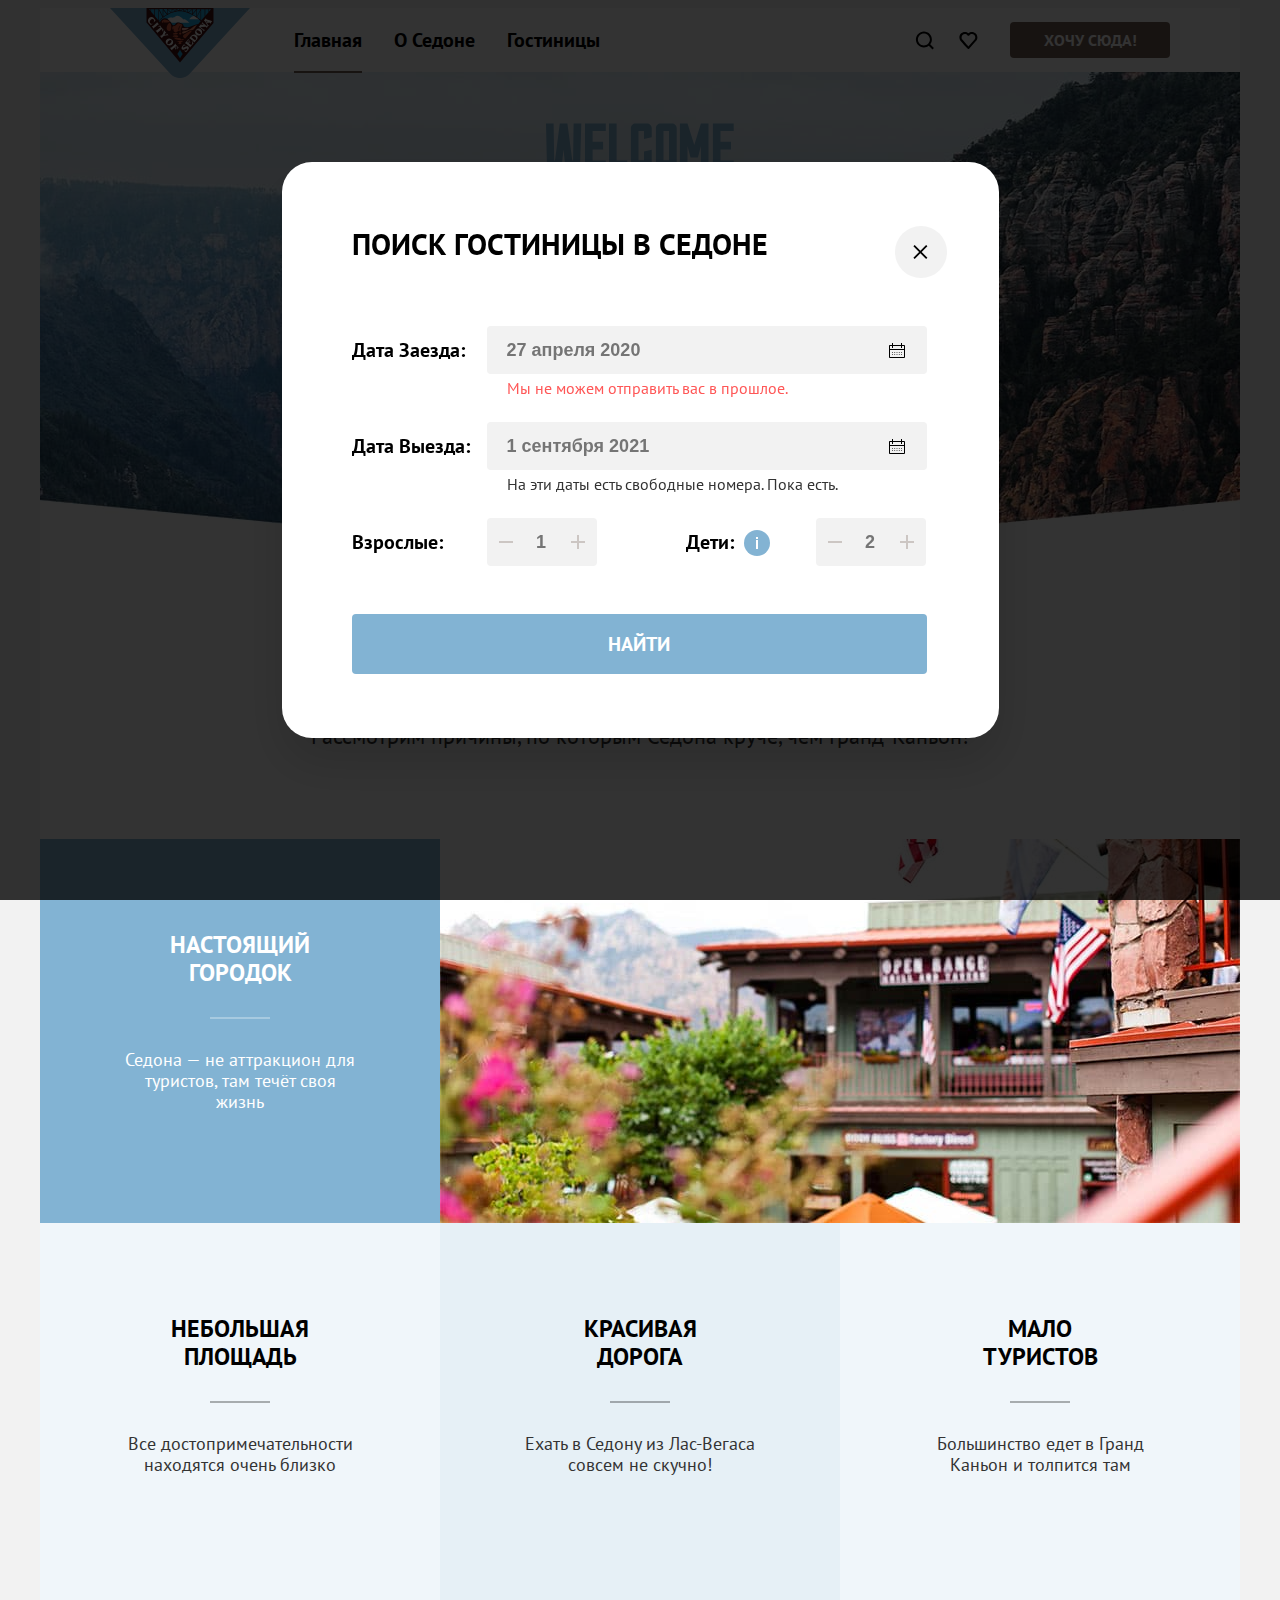
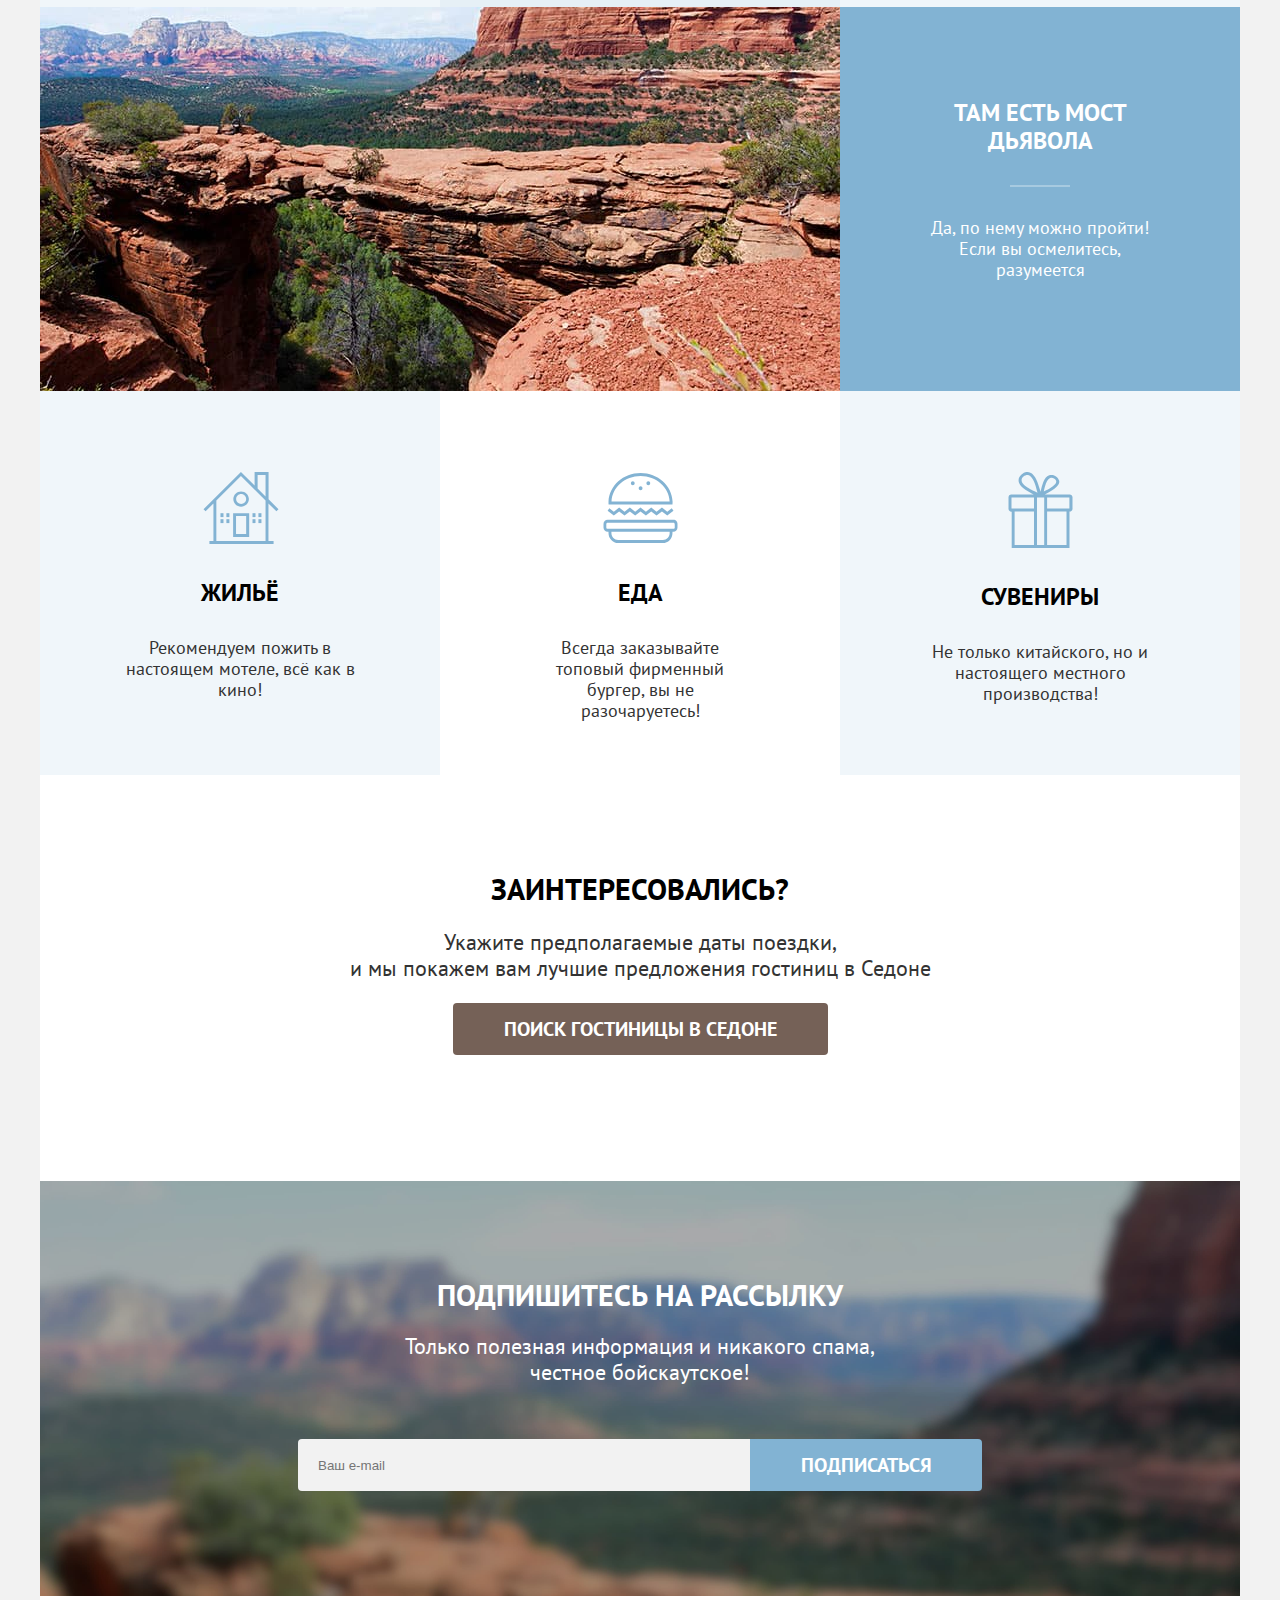
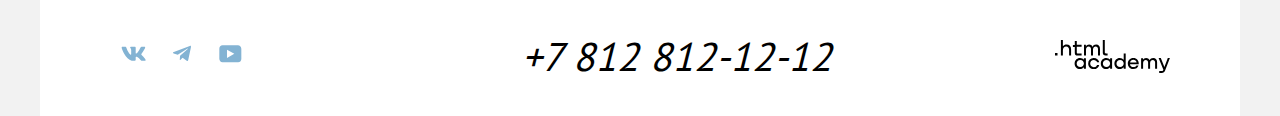
<file: index.html>
<!DOCTYPE html>
<html lang="ru">
<head>
  <meta charset="utf-8">
  <title>HTML Academy: Седона</title>
  <link rel="stylesheet" href="styles/styles.css">
  <script type="application/javascript">
    document.addEventListener('DOMContentLoaded', function () {
      document.getElementById('search-modal-close-button').addEventListener('click', function () {
        document.getElementById('search-modal').style.display = 'none';
      });

      document.getElementById('open-search-button').addEventListener('click', function () {
        document.getElementById('search-modal').style.display = 'flex';
      });
    });
  </script>
</head>

<body>

<div class="page-container">
  <header class="page-header">
    <div class="page-header-left">
      <div class="logo-container">
        <a class="navigation-logo-link" href="#">
          <img class="header-logo" src="images/logo.svg" alt="Логотип города Седона" width="140" height="70">
        </a>
      </div>
      <nav class="navigation">
        <h2 class="visually-hidden">Главное меню</h2>
        <ul class="navigation-list">
          <li class="navigation-item">
            <span class="navigation-current">Главная</span>
          </li>
          <li class="navigation-item">
            <a class="navigation-link" href="#">О Седоне</a>
          </li>
          <li class="navigation-item">
            <a class="navigation-link" href="catalog.html">Гостиницы</a>
          </li>
        </ul>
      </nav>
    </div>
    <ul class="page-header-user">
      <li class="page-header-user-item">
        <a class="navigation-link page-header-user-search" href="#">
          <span class="visually-hidden">Поиск</span>
        </a>
      </li>
      <li class="page-header-user-item">
        <a class="navigation-link navigation-item page-header-user-fav" href="#">
          <span class="visually-hidden">Избранное</span>
        </a>
      </li>
      <li class="page-header-user-item">
        <a class="navigation-link button-apply button brown-button" href="#">Хочу сюда!</a>
      </li>
    </ul>
  </header>

  <main class="main-container main-index">
    <h1 class="visually-hidden">Город Седона</h1>

    <section class="main-banner">
      <h2 class="visually-hidden">Добро пожаловать!</h2>
      <img class="main-banner-welcome" src="images/welcome.svg"
           alt="Welcome to the gorgeous Sedona 'because the Grand Canyon sucks!'"
           width="458" height="352">
    </section>

    <section class="advantages">
      <div class="advantages-container">
        <h2 class="advantages-header">Седона — небольшой городок в Аризоне,<br> заслуживающий большего!</h2>
        <p class="advantages-note">Рассмотрим причины, по которым Седона круче, чем Гранд-Каньон!</p>
      </div>
      <ul class="advantages-list">
        <li class="advantages-item blue">
          <h3 class="advantages-title">Настоящий городок</h3>
          <p class="advantages-description">Седона — не аттракцион для туристов, там течёт своя жизнь</p>
        </li>
        <li class="advantages-item-picture">
          <img class="advantages-picture" src="images/photo-city.jpg" alt="деревянное здание в городе Седона"
               width="800"
               height="384">
        </li>
        <li class="advantages-item light-gray">
          <h3 class="advantages-title">Небольшая площадь</h3>
          <p class="advantages-description">Все достопримечательности находятся очень близко</p>
        </li>
        <li class="advantages-item dark-gray">
          <h3 class="advantages-title">Красивая дорога</h3>
          <p class="advantages-description">Ехать в Седону из Лас-Вегаса совсем не скучно!</p>
        </li>
        <li class="advantages-item light-gray">
          <h3 class="advantages-title">Мало туристов</h3>
          <p class="advantages-description">Большинство едет в Гранд Каньон и толпится там</p>
        </li>
        <li class="advantages-item-picture">
          <img class="advantages-picture" src="images/photo-bridge.jpg" alt="мост дьявола" width="800" height="384">
        </li>
        <li class="advantages-item blue">
          <h3 class="advantages-title">Там есть мост дьявола</h3>
          <p class="advantages-description">Да, по нему можно пройти! Если вы осмелитесь, разумеется</p>
        </li>
        <li class="advantages-item with-icon house">
          <h3 class="advantages-title">Жильё</h3>
          <p class="advantages-description">Рекомендуем пожить в настоящем мотеле, всё как в кино!</p>
        </li>
        <li class="advantages-item with-icon burger">
          <h3 class="advantages-title">Еда</h3>
          <p class="advantages-description">Всегда заказывайте топовый фирменный бургер, вы не разочаруетесь!</p>
        </li>
        <li class="advantages-item with-icon giftbox">
          <h3 class="advantages-title">Сувениры</h3>
          <p class="advantages-description">Не только китайского, но и настоящего местного производства!</p>
        </li>
      </ul>
    </section>

    <section class="search">
      <h2 class="visually-hidden">Поиск гостиницы</h2>
      <b class="search-interested">Заинтересовались?</b>
      <p class="search-description">Укажите предполагаемые даты поездки,<br> и мы покажем вам лучшие предложения
        гостиниц в
        Седоне</p>
      <a class="button-search button brown-button" id="open-search-button" href="#">Поиск гостиницы в Cедоне</a>
    </section>
  </main>

  <footer class="page-footer">
    <section class="newsletter">
      <h2 class="newsletter-title">Подпишитесь на рассылку</h2>
      <p class="newsletter-description">Только полезная информация и никакого спама,<br> честное бойскаутское!</p>
      <form class="newsletter-form" action="https://echo.htmlacademy.ru/" method="post">
        <label for="newsletter-email" class="visually-hidden">Ваш e-mail</label>
        <input class="field-newsletter-email" placeholder="Ваш e-mail" type="email" name="newsletter-email"
               id="newsletter-email" required>
        <button class="newsletter-button button blue-button" type="submit">
          <span>Подписаться</span>
        </button>
      </form>
    </section>
    <section class="footer-contacts">
      <h2 class="visually-hidden">Связаться с нами</h2>
      <ul class="footer-social-list">
        <li class="footer-social-item">
          <a class="button-vk social-link" href="https://vk.com/htmlacademy" target="_blank">
            <svg class="social-icon" width="48" height="41" fill="none" xmlns="http://www.w3.org/2000/svg">
              <path fill-rule="evenodd" clip-rule="evenodd"
                    d="M35.12 14.8c.16-.54 0-.94-.8-.94H31.7c-.67 0-.98.34-1.15.73 0 0-1.33 3.2-3.22 5.27-.61.6-.9.8-1.23.8-.16 0-.41-.2-.41-.75v-5.1c0-.66-.19-.95-.74-.95h-4.13c-.42 0-.67.3-.67.59 0 .62.95.76 1.04 2.51v3.8c0 .83-.15.98-.48.98-.9 0-3.06-3.2-4.34-6.88-.25-.72-.5-1-1.18-1h-2.62c-.75 0-.9.34-.9.73 0 .68.89 4.07 4.14 8.55 2.17 3.06 5.23 4.72 8 4.72 1.68 0 1.88-.37 1.88-1v-2.32c0-.74.16-.88.7-.88.38 0 1.05.19 2.6 1.66 1.79 1.75 2.08 2.54 3.08 2.54h2.63c.75 0 1.12-.37.9-1.1-.23-.72-1.08-1.77-2.2-3.02-.62-.71-1.54-1.48-1.82-1.86-.39-.5-.28-.71 0-1.15 0 0 3.2-4.42 3.54-5.93Z"
              />
            </svg>
            <span class="visually-hidden">ВКонтакте</span>
          </a>
        </li>
        <li class="footer-social-item">
          <a class="button-telegram social-link" href="https://t.me/htmlacademy" target="_blank">
            <svg class="social-icon" width="48" height="41" fill="none" xmlns="http://www.w3.org/2000/svg">
              <path
                d="M31.79 12.96 15.84 19.1c-1.09.44-1.08 1.05-.2 1.32l4.1 1.28 9.47-5.98c.44-.27.85-.13.52.17l-7.68 6.93-.28 4.22c.41 0 .6-.2.83-.41l1.99-1.94 4.13 3.06c.77.42 1.31.2 1.5-.7l2.72-12.8c.28-1.12-.43-1.62-1.15-1.3Z"/>
            </svg>
            <span class="visually-hidden">Телеграм</span>
          </a>
        </li>
        <li class="footer-social-item">
          <a class="button-youtube social-link" href="https://www.youtube.com/user/htmlacademyru" target="_blank">
            <svg class="social-icon" width="48" height="41" fill="none" xmlns="http://www.w3.org/2000/svg">
              <path
                d="M31.94 12.36H16.51c-1.86 0-3.18 1.59-3.18 3.4v10.09c0 1.91 1.32 3.5 3.18 3.5h15.65c1.64 0 3.17-1.59 3.17-3.4v-10.2c-.22-1.8-1.53-3.4-3.39-3.4ZM20.99 24.89v-8.07l7.34 4.04-7.34 4.03Z"/>
            </svg>
            <span class="visually-hidden">Youtube</span>
          </a>
        </li>
      </ul>
      <address class="footer-contacts-address">
        <a class="footer-contacts-phone" href="tel:+78128121212">+7 812 812-12-12</a>
      </address>
      <div class="footer-logo-container">
        <a class="footer-logo-link" href="https://htmlacademy.ru/">
          <svg class="footer-logo" width="115" height="33" fill="none" xmlns="http://www.w3.org/2000/svg">
            <path fill-rule="evenodd" clip-rule="evenodd"
                  d="M8 6.2c.8-1 2-1.7 3.6-1.7 2.7 0 4.6 1.9 4.5 4.9v6.1h-2V9.8c0-1.8-1.1-3.2-2.9-3.2-2 0-3.3 1.5-3.3 3.6v5.3h-2V0h2v6.2H8Zm-8 9.3v-2.6h2.5v2.6H0ZM26.6 4.8h-4.8V1.1h-2v3.8h-1.9v2h1.9v6c0 1.7 1 2.7 2.7 2.7h4.1v-2h-3.7c-.7 0-1.1-.4-1.1-1.1V6.8h4.8v-2Zm11 1.9c.6-1.3 1.9-2.1 3.5-2.1 2.5 0 4 1.8 3.9 4.3v6.5h-2V9.1c0-1.6-.9-2.6-2.4-2.6-1.2 0-2.6.9-2.6 3.3v5.6h-2V9.1c0-1.6-.9-2.6-2.4-2.6C32 6.5 31 8 31 10v5.4h-2V4.8h1.9v1.6h.1c.6-1 1.7-1.8 3.1-1.8 1.6 0 2.8.9 3.4 2.1h.1Zm10.2 6c0 1.7 1 2.7 2.8 2.7h2v-2h-1.7c-.7 0-1.1-.4-1.1-1.1V0h-2v12.7ZM25 17.9c1.7 0 3 .7 3.9 1.8v-1.5h2v10.6h-2v-1.6h-.1c-.8 1.1-2 1.9-3.8 1.9-3.1 0-5.4-2.3-5.4-5.6s2.3-5.6 5.4-5.6Zm-3.3 5.6c0 2 1.4 3.6 3.6 3.6s3.6-1.7 3.6-3.6c0-2-1.4-3.6-3.6-3.6s-3.6 1.6-3.6 3.6ZM44.2 22c-.5-2.4-2.6-4.1-5.4-4.1a5.4 5.4 0 0 0-5.6 5.6c0 3.1 2.2 5.6 5.6 5.6 2.8 0 4.9-1.8 5.4-4.2h-2.1a3.4 3.4 0 0 1-3.3 2.3c-2.2 0-3.6-1.6-3.6-3.6s1.4-3.6 3.6-3.6c1.6 0 2.8 1 3.3 2.2h2.1V22Zm7-4.1c1.7 0 3 .7 3.9 1.8v-1.5h2v10.6h-2v-1.6H55c-.8 1.1-2 1.9-3.8 1.9-3.1 0-5.4-2.3-5.4-5.6s2.3-5.6 5.4-5.6Zm-3.3 5.6c0 2 1.4 3.6 3.6 3.6 2.1 0 3.6-1.7 3.6-3.6 0-2-1.4-3.6-3.6-3.6s-3.6 1.6-3.6 3.6Zm20.8-3.7c-.9-1.1-2.2-1.9-3.9-1.9-3.1 0-5.4 2.3-5.4 5.6s2.2 5.6 5.4 5.6c1.7 0 3-.8 3.8-1.8h.1v1.5h2V13.4h-2v6.4Zm-3.6 7.3c-2.2 0-3.6-1.6-3.6-3.6s1.4-3.6 3.6-3.6 3.6 1.6 3.6 3.6c-.1 2-1.5 3.6-3.6 3.6Zm7.7-3.6c0-3.1 2.2-5.6 5.5-5.6 3.5 0 5.7 2.7 5.5 6.3H75c.1 1.6 1.5 2.9 3.4 2.9 1.4 0 2.5-.6 3-1.6h2.1c-.7 2.3-2.7 3.6-5.2 3.6-3.4 0-5.5-2.6-5.5-5.6Zm8.8-1.1c-.3-1.6-1.6-2.6-3.3-2.6-1.7 0-2.9 1.1-3.2 2.6h6.5Zm16.6-4.5c-1.6 0-2.9.8-3.6 2h-.1c-.6-1.2-1.8-2-3.4-2-1.4 0-2.5.7-3.1 1.8v-1.5h-1.9v10.6h2v-5.4c0-2 1-3.4 2.6-3.5 1.5 0 2.4 1 2.4 2.6v6.3h2v-5.6c0-2.4 1.4-3.3 2.6-3.3 1.5 0 2.4 1 2.4 2.6v6.3h2v-6.5c.1-2.6-1.4-4.4-3.9-4.4Zm7.6.2 3.6 8.9 3.4-8.9h2.1l-4.7 12.2c-.7 1.8-1.7 2.6-3.5 2.6h-2.5v-2h2.5c1 0 1.4-.3 1.7-1.2l-4.8-11.6h2.2Z"/>
          </svg>
        </a>
      </div>
    </section>
  </footer>
</div>

<div class="modal-container" id="search-modal">
  <section class="modal">
    <h2 class="modal-header">Поиск гостиницы в Седоне</h2>
    <button class="modal-close-button" id="search-modal-close-button">
      <span class="visually-hidden">Закрыть</span>
    </button>
    <form name="search-hotel" class="search-hotel" method="get" action="#">
      <label class="input-label" for="checkin-date">Дата заезда:</label>
      <div class="search-date-wrapper">
        <input type="text" class="search-date" id="checkin-date" name="checkin-date" placeholder="27 апреля 2020">
        <div class="validation error">Мы не можем отправить вас в прошлое.</div>
      </div>
      <label class="input-label" for="checkout-label">Дата выезда:</label>
      <div class="search-date-wrapper">
        <input type="text" class="search-date" id="checkout-label" name="checkout-date" placeholder="1 сентября 2021">
        <div class="validation">На эти даты есть свободные номера. Пока есть.</div>
      </div>
      <label class="input-label guest" for="guest-adult">Взрослые:</label>
      <div class="guest-input-wrapper">
        <button class="input-counter minus"></button>
        <input type="text" class="search-guest" id="guest-adult" name="guest-adult" placeholder="1">
        <button class="input-counter plus"></button>
      </div>

      <div class="input-info-wrapper">
        <label class="input-label guest" for="guest-children">Дети:</label>
        <div class="tooltip">
          <button class="info" title="инфо"></button>
          <span class="info-content">Укажите количество детей, которые будут с вами, возраст которых от 6 до 18 лет. Дети до 6 лет размещаются бесплатно.</span>
        </div>
      </div>
      <div class="guest-input-wrapper">
        <button class="input-counter minus"></button>
        <input type="text" class="search-guest" id="guest-children" name="guest-children" placeholder="2">
        <button class="input-counter plus"></button>
      </div>
      <div class="modal-search-button-container">
        <button class="modal-search-button button blue-button" type="submit">
          <span>Найти</span>
        </button>
      </div>
    </form>
  </section>
</div>
</body>
</html>
</file>
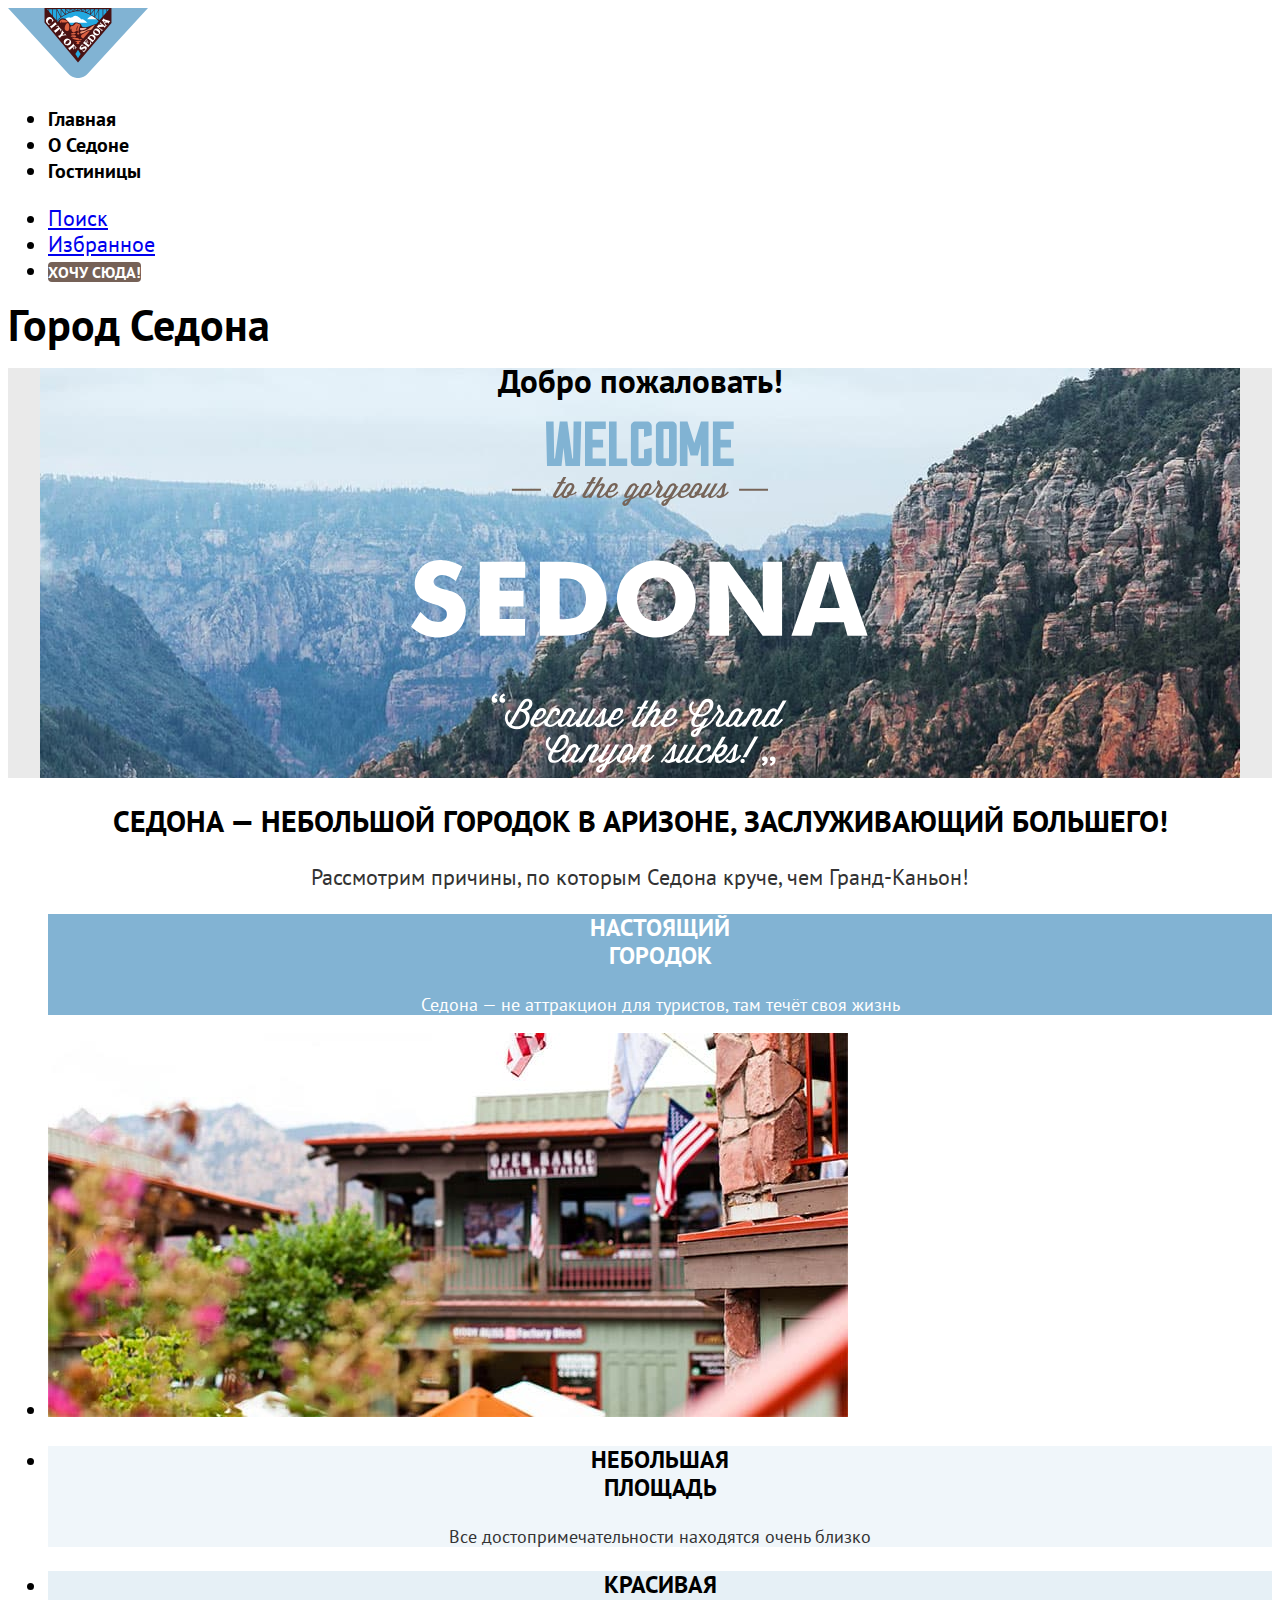
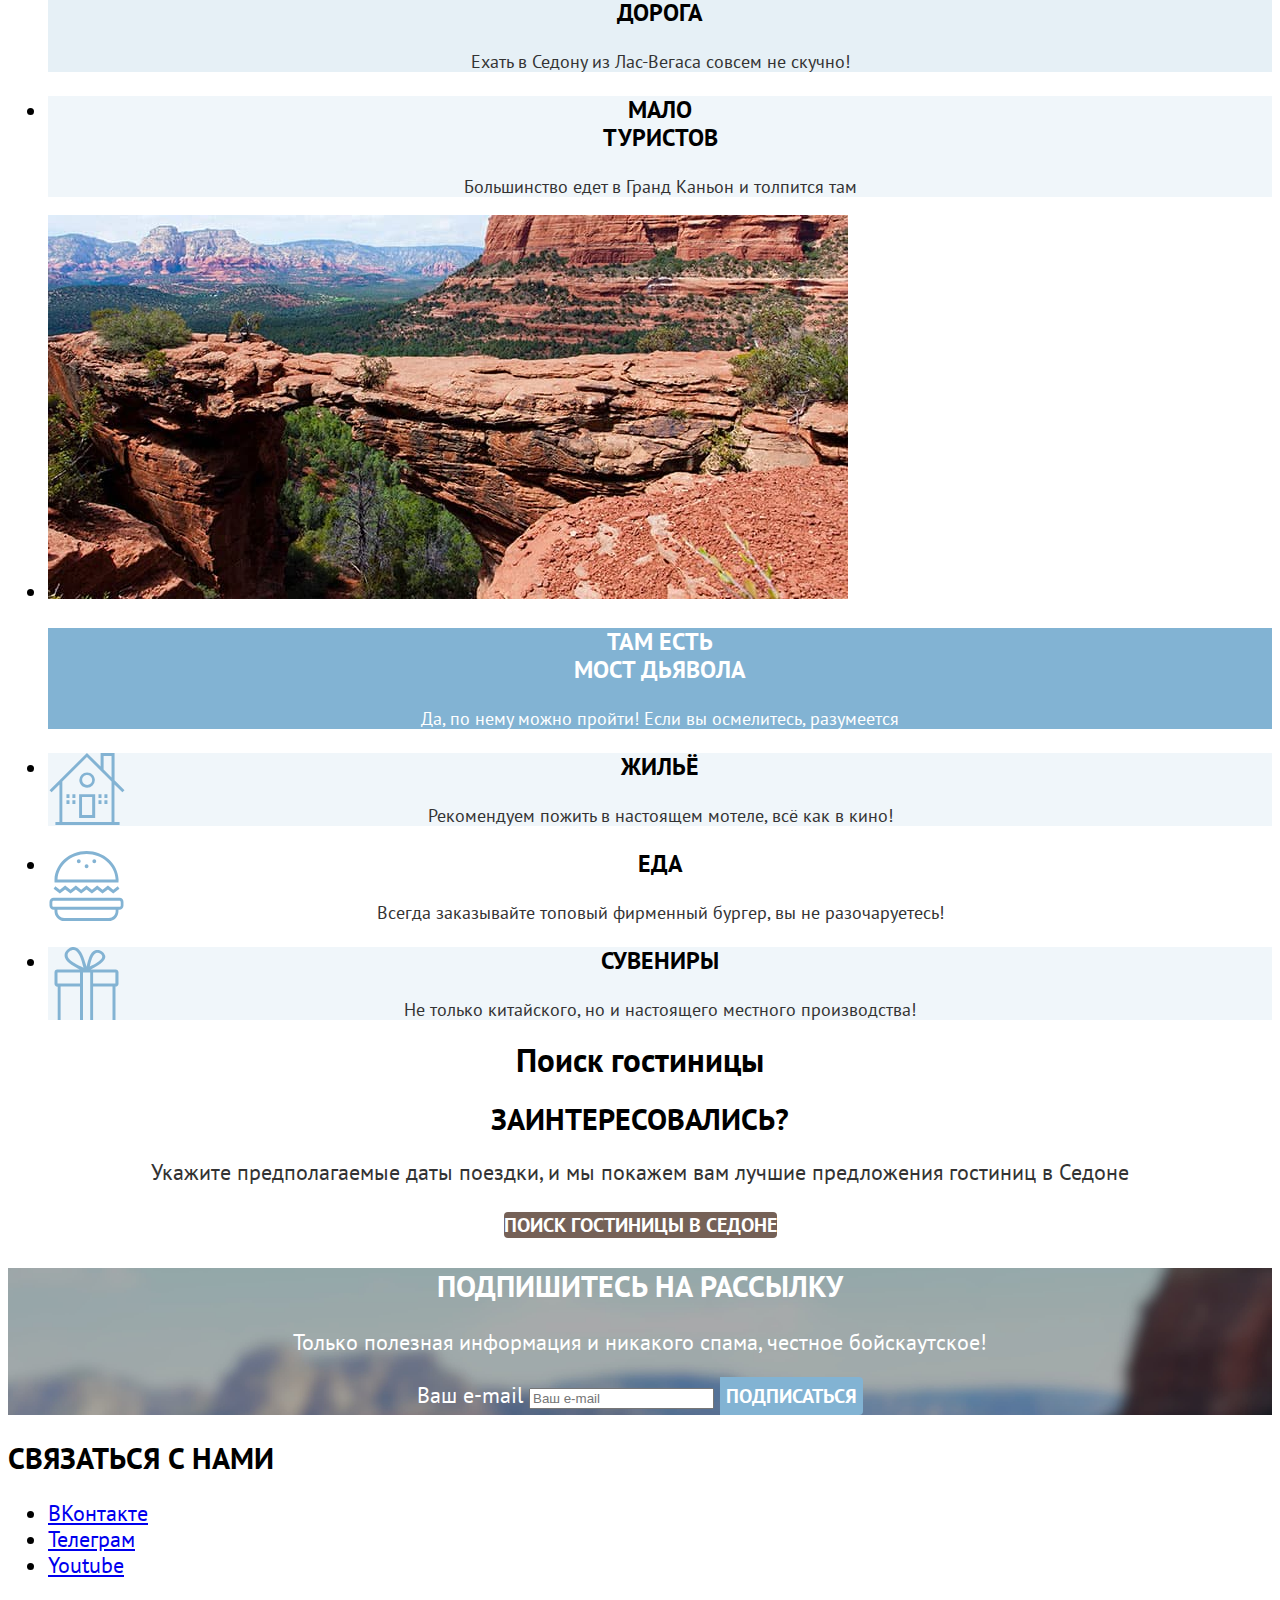
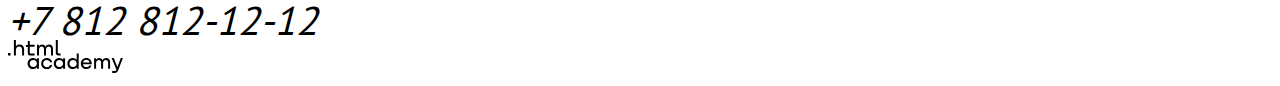
<file: 5/index.html>
<!DOCTYPE html>
<html lang="ru">
<head>
  <meta charset="utf-8">
  <title>HTML Academy: Седона</title>
  <link rel="stylesheet" href="styles/styles.css">
  <base href="https://htmlacademy-htmlcss.github.io/2220861-sedona-35/5/">
</head>
<body>
<header class="page-header">
  <div class="page-header-left">
    <a class="navigation-logo-link" href="#">
      <img class="header-logo" src="images/logo.svg" alt="Логотип города Седона" width="140" height="70">
    </a>
    <nav class="navigation">
      <ul class="navigation-list">
        <li class="navigation-item">
          <span class="navigation-current">Главная</span>
        </li>
        <li class="navigation-item">
          <a class="navigation-link" href="#">О Седоне</a>
        </li>
        <li class="navigation-item">
          <a class="navigation-link" href="catalog.html">Гостиницы</a>
        </li>
      </ul>
    </nav>
  </div>
  <ul class="page-header-user">
    <li class="page-header-user-item">
      <a class="page-header-user-search" href="#">
        <span class="visually-hidden">Поиск</span>
      </a>
    </li>
    <li class="page-header-user-item">
      <a class="page-header-user-fav" href="#">
        <span class="visually-hidden">Избранное</span>
      </a>
    </li>
    <li class="page-header-user-item">
      <a class="button-apply button brown-button" href="#">Хочу сюда!</a>
    </li>
  </ul>
</header>

<main class="main-index">
  <h1 class="visually-hidden">Город Седона</h1>

  <section class="main-banner">
    <h2 class="visually-hidden">Добро пожаловать!</h2>
    <img class="main-banner-welcome" src="images/welcome.svg"
         alt="Welcome to the gorgeous Sedona 'because the Grand Canyon sucks!'"
         width="458" height="352">
  </section>

  <section class="advantages">
    <h2 class="advantages-header">Седона — небольшой городок в Аризоне, заслуживающий большего!</h2>
    <p class="advantages-note">Рассмотрим причины, по которым Седона круче, чем Гранд-Каньон!</p>

    <ul class="advantages-list">
      <li class="advantages-item blue">
        <h3 class="advantages-title">Настоящий<br>городок</h3>
        <p class="advantages-description">Седона — не аттракцион для туристов, там течёт своя жизнь</p>
      </li>
      <li class="advantages-item-picture">
        <img class="advantages-picture" src="images/photo-city.jpg" alt="деревянное здание в городе Седона" width="800"
             height="384">
      </li>
      <li class="advantages-item light-gray">
        <h3 class="advantages-title">Небольшая<br>площадь</h3>
        <p class="advantages-description">Все достопримечательности находятся очень близко</p>
      </li>
      <li class="advantages-item dark-gray">
        <h3 class="advantages-title">Красивая<br>дорога</h3>
        <p class="advantages-description">Ехать в Седону из Лас-Вегаса совсем не скучно!</p>
      </li>
      <li class="advantages-item light-gray">
        <h3 class="advantages-title">Мало<br>туристов</h3>
        <p class="advantages-description">Большинство едет в Гранд Каньон и толпится там</p>
      </li>
      <li class="advantages-item-picture">
        <img class="advantages-picture" src="images/photo-bridge.jpg" alt="мост дьявола" width="800" height="384">
      </li>
      <li class="advantages-item blue">
        <h3 class="advantages-title">Там есть<br>мост дьявола</h3>
        <p class="advantages-description">Да, по нему можно пройти! Если вы осмелитесь, разумеется</p>
      </li>
      <li class="advantages-item house">
        <h3 class="advantages-title">Жильё</h3>
        <p class="advantages-description">Рекомендуем пожить в настоящем мотеле, всё как в кино!</p>
      </li>
      <li class="advantages-item burger">
        <h3 class="advantages-title">Еда</h3>
        <p class="advantages-description">Всегда заказывайте топовый фирменный бургер, вы не разочаруетесь!</p>
      </li>
      <li class="advantages-item giftbox">
        <h3 class="advantages-title">Сувениры</h3>
        <p class="advantages-description">Не только китайского, но и настоящего местного производства!</p>
      </li>
    </ul>
  </section>

  <section class="search">
    <h2 class="visually-hidden">Поиск гостиницы</h2>
    <b class="search-interested">Заинтересовались?</b>
    <p class="search-description">Укажите предполагаемые даты поездки, и мы покажем вам лучшие предложения гостиниц в
      Седоне</p>
    <a class="button-search button brown-button" href="#">Поиск гостиницы в Cедоне</a>
  </section>
</main>

<footer class="page-footer">
  <section class="footer-newsletter">
    <h2 class="page-footer-title">Подпишитесь на рассылку</h2>
    <p class="newsletter-description">Только полезная информация и никакого спама, честное бойскаутское!</p>
    <form class="newsletter-form" action="https://echo.htmlacademy.ru/" method="post">
      <label for="newsletter-email">Ваш e-mail</label>
      <input class="field" placeholder="Ваш e-mail" type="email" name="newsletter-email" id="newsletter-email"
             required>
      <button class="newsletter-button button blue-button" type="submit">
        <span class="visually-hidden">Подписаться</span>
      </button>
    </form>
  </section>

  <section class="footer-social">
    <h2 class="page-footer-title">Связаться с нами</h2>
    <ul class="footer-social-list">
      <li class="footer-social-item">
        <a class="button-vk" href="https://vk.com/htmlacademy">
          <span class="visually-hidden">ВКонтакте</span>
        </a>
      </li>
      <li class="footer-social-item">
        <a class="button-telegram" href="https://t.me/htmlacademy">
          <span class="visually-hidden">Телеграм</span>
        </a>
      </li>
      <li class="footer-social-item">
        <a class="button-youtube" href="https://www.youtube.com/user/htmlacademyru">
          <span class="visually-hidden">Youtube</span>
        </a>
      </li>
    </ul>
    <address class="footer-contacts">
      <a class="footer-contacts-phone" href="tel:+78128121212">+7 812 812-12-12</a>
    </address>
    <a class="footer-logo-link" href="https://htmlacademy.ru/">
      <img class="footer-logo" src="images/logo-htmlacademy.svg" alt="Логотип htmlacademy" width="115" height="33">
    </a>
  </section>
</footer>
</body>
</html>
</file>
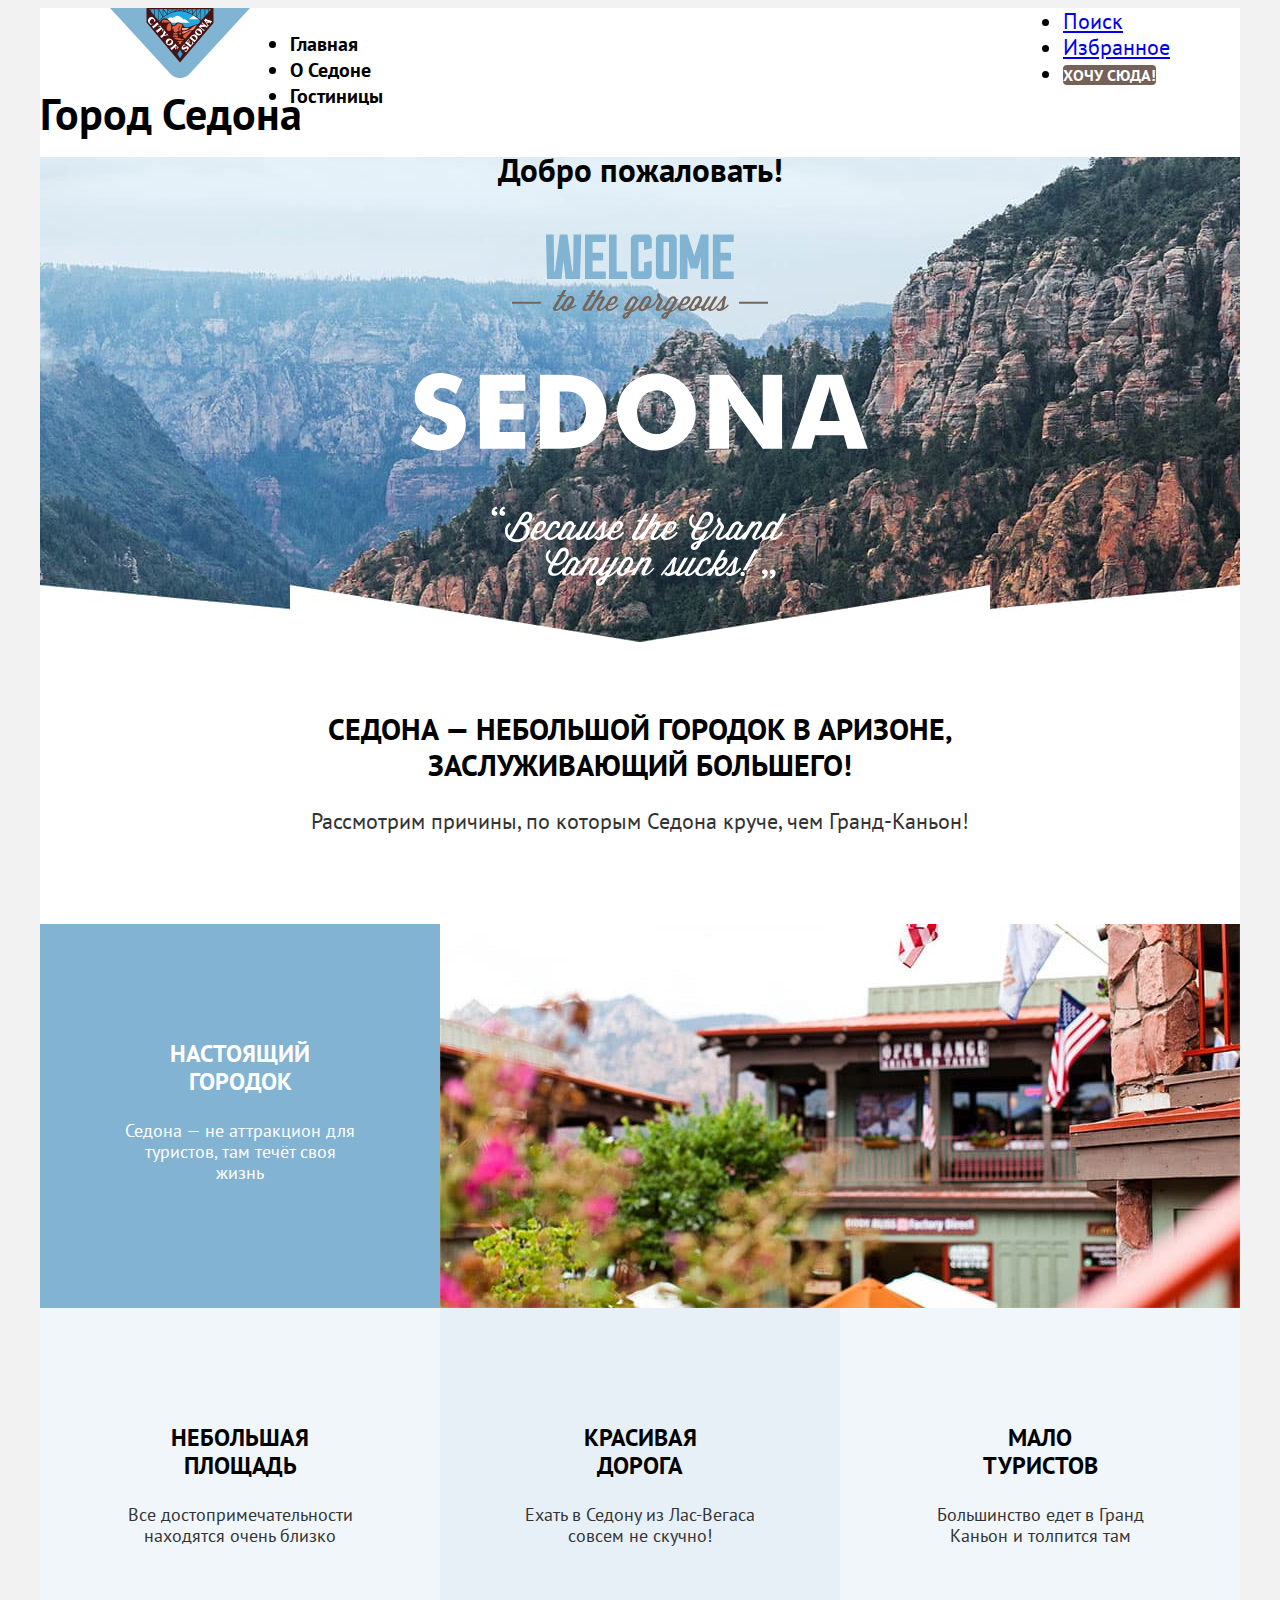
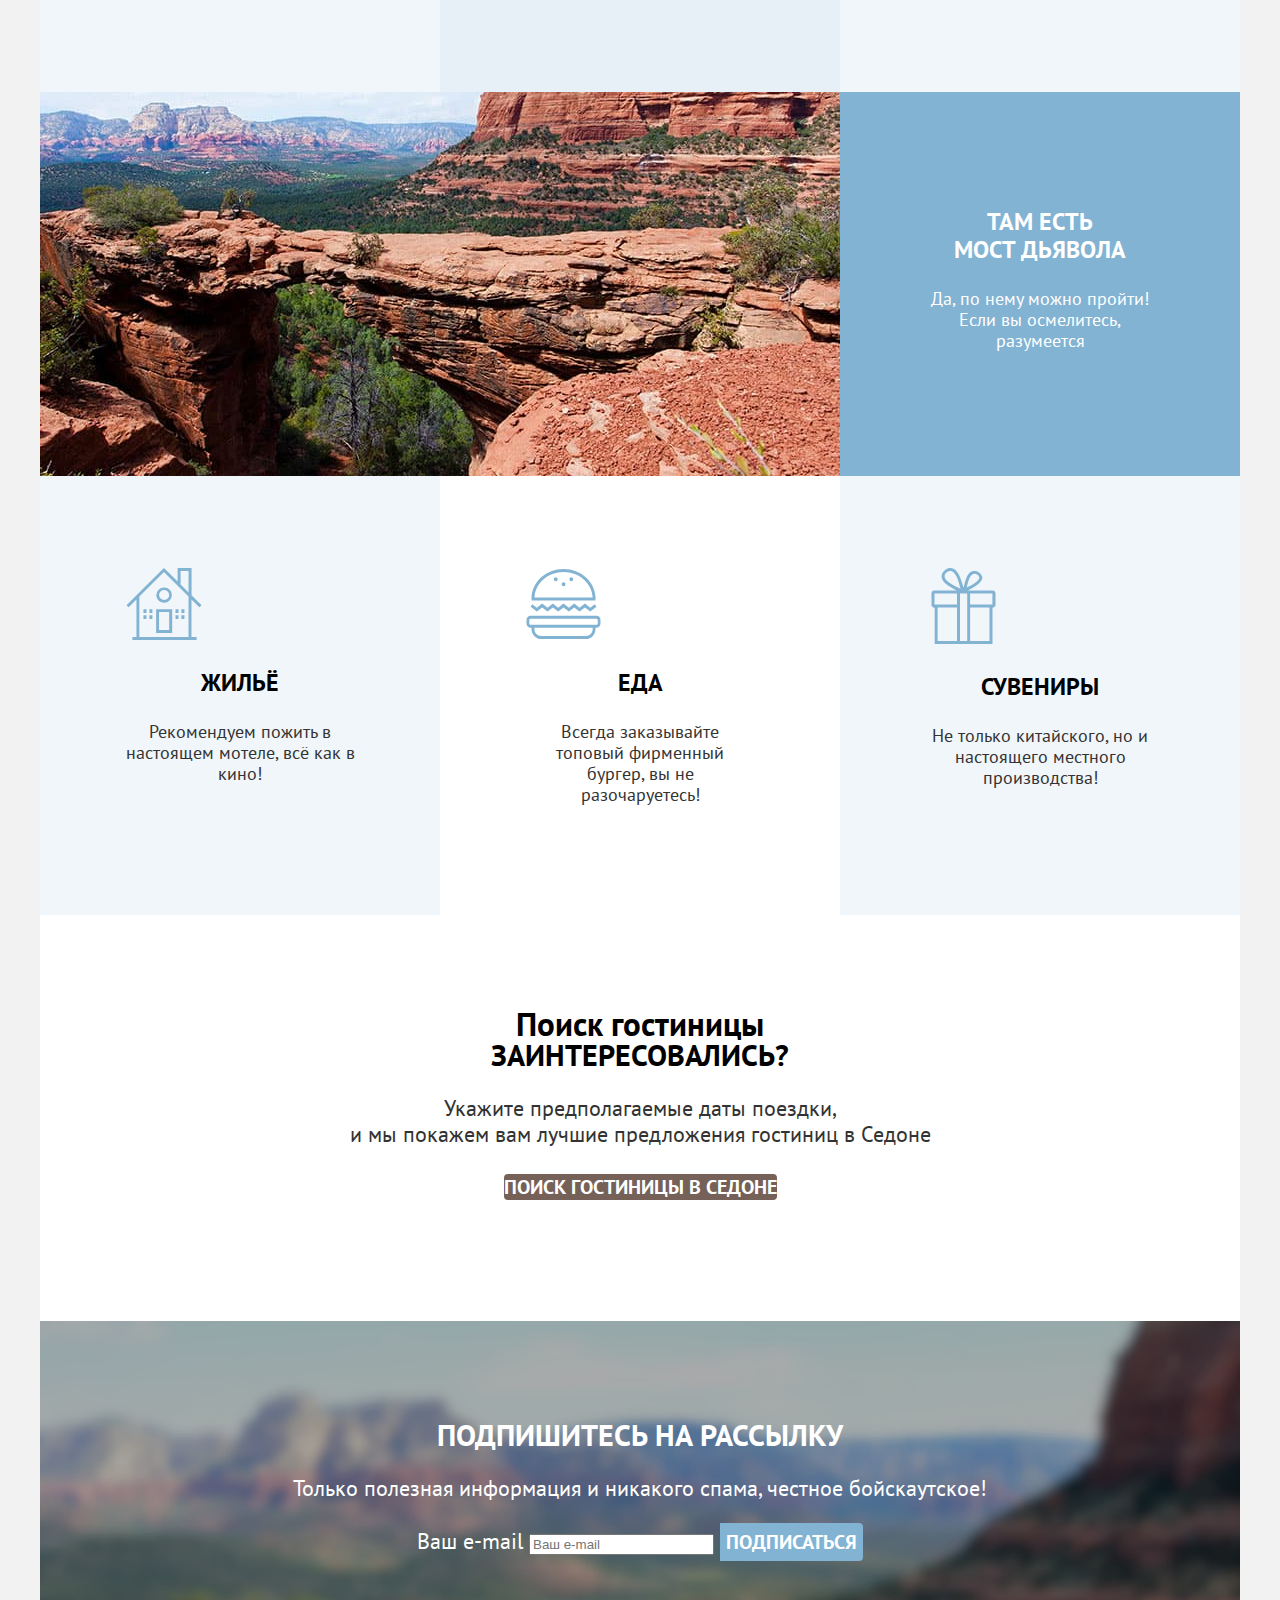
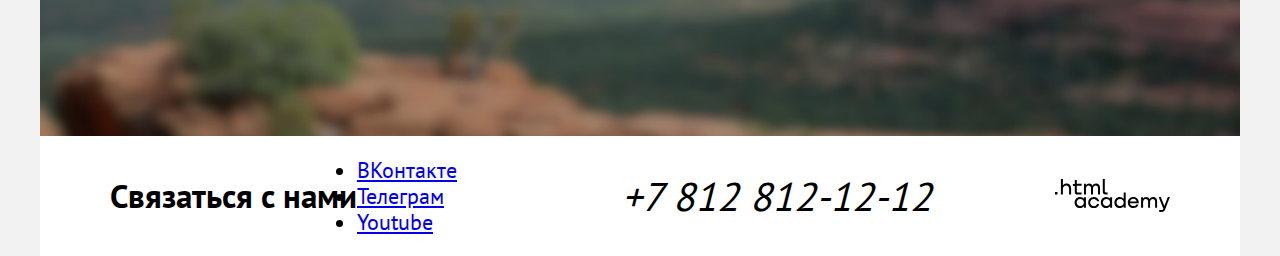
<file: 6/index.html>
<!DOCTYPE html>
<html lang="ru">
<head>
  <meta charset="utf-8">
  <title>HTML Academy: Седона</title>
  <link rel="stylesheet" href="styles/styles.css">
  <base href="https://htmlacademy-htmlcss.github.io/2220861-sedona-35/6/">
</head>
<body>
<div class="page-container">
  <header class="page-header">
    <div class="page-header-left">
      <div class="logo-container">
        <a class="navigation-logo-link" href="#">
          <img class="header-logo" src="images/logo.svg" alt="Логотип города Седона" width="140" height="70">
        </a>
      </div>
      <nav class="navigation">
        <ul class="navigation-list">
          <li class="navigation-item">
            <span class="navigation-current">Главная</span>
          </li>
          <li class="navigation-item">
            <a class="navigation-link" href="#">О Седоне</a>
          </li>
          <li class="navigation-item">
            <a class="navigation-link" href="catalog.html">Гостиницы</a>
          </li>
        </ul>
      </nav>
    </div>
    <ul class="page-header-user">
      <li class="page-header-user-item">
        <a class="page-header-user-search" href="#">
          <span class="visually-hidden">Поиск</span>
        </a>
      </li>
      <li class="page-header-user-item">
        <a class="page-header-user-fav" href="#">
          <span class="visually-hidden">Избранное</span>
        </a>
      </li>
      <li class="page-header-user-item">
        <a class="button-apply button brown-button" href="#">Хочу сюда!</a>
      </li>
    </ul>
  </header>

  <main class="main-container main-index">
    <h1 class="visually-hidden">Город Седона</h1>

    <section class="main-banner">
      <h2 class="visually-hidden">Добро пожаловать!</h2>
      <img class="main-banner-welcome" src="images/welcome.svg"
           alt="Welcome to the gorgeous Sedona 'because the Grand Canyon sucks!'"
           width="458" height="352">
    </section>

    <section class="advantages">
      <div class="advantages-container">
        <h2 class="advantages-header">Седона — небольшой городок в Аризоне,<br> заслуживающий большего!</h2>
        <p class="advantages-note">Рассмотрим причины, по которым Седона круче, чем Гранд-Каньон!</p>
      </div>
      <ul class="advantages-list">
        <li class="advantages-item blue">
          <h3 class="advantages-title">Настоящий<br>городок</h3>
          <p class="advantages-description">Седона — не аттракцион для туристов, там течёт своя жизнь</p>
        </li>
        <li class="advantages-item-picture">
          <img class="advantages-picture" src="images/photo-city.jpg" alt="деревянное здание в городе Седона"
               width="800"
               height="384">
        </li>
        <li class="advantages-item light-gray">
          <h3 class="advantages-title">Небольшая<br>площадь</h3>
          <p class="advantages-description">Все достопримечательности находятся очень близко</p>
        </li>
        <li class="advantages-item dark-gray">
          <h3 class="advantages-title">Красивая<br>дорога</h3>
          <p class="advantages-description">Ехать в Седону из Лас-Вегаса совсем не скучно!</p>
        </li>
        <li class="advantages-item light-gray">
          <h3 class="advantages-title">Мало<br>туристов</h3>
          <p class="advantages-description">Большинство едет в Гранд Каньон и толпится там</p>
        </li>
        <li class="advantages-item-picture">
          <img class="advantages-picture" src="images/photo-bridge.jpg" alt="мост дьявола" width="800" height="384">
        </li>
        <li class="advantages-item blue">
          <h3 class="advantages-title">Там есть<br>мост дьявола</h3>
          <p class="advantages-description">Да, по нему можно пройти! Если вы осмелитесь, разумеется</p>
        </li>
        <li class="advantages-item house">
          <h3 class="advantages-title">Жильё</h3>
          <p class="advantages-description">Рекомендуем пожить в настоящем мотеле, всё как в кино!</p>
        </li>
        <li class="advantages-item burger">
          <h3 class="advantages-title">Еда</h3>
          <p class="advantages-description">Всегда заказывайте топовый фирменный бургер, вы не разочаруетесь!</p>
        </li>
        <li class="advantages-item giftbox">
          <h3 class="advantages-title">Сувениры</h3>
          <p class="advantages-description">Не только китайского, но и настоящего местного производства!</p>
        </li>
      </ul>
    </section>

    <section class="search">
      <h2 class="visually-hidden">Поиск гостиницы</h2>
      <b class="search-interested">Заинтересовались?</b>
      <p class="search-description">Укажите предполагаемые даты поездки,<br> и мы покажем вам лучшие предложения
        гостиниц в
        Седоне</p>
      <a class="button-search button brown-button" href="#">Поиск гостиницы в Cедоне</a>
    </section>
  </main>

  <section class="newsletter">
    <h2 class="newsletter-title">Подпишитесь на рассылку</h2>
    <p class="newsletter-description">Только полезная информация и никакого спама, честное бойскаутское!</p>
    <form class="newsletter-form" action="https://echo.htmlacademy.ru/" method="post">
      <label for="newsletter-email">Ваш e-mail</label>
      <input class="field" placeholder="Ваш e-mail" type="email" name="newsletter-email" id="newsletter-email"
             required>
      <button class="newsletter-button button blue-button" type="submit">
        <span class="visually-hidden">Подписаться</span>
      </button>
    </form>
  </section>

  <footer class="page-footer">
    <section class="footer-contacts">
      <h2 class="visually-hidden">Связаться с нами</h2>
      <ul class="footer-social-list">
        <li class="footer-social-item">
          <a class="button-vk" href="https://vk.com/htmlacademy">
            <span class="visually-hidden">ВКонтакте</span>
          </a>
        </li>
        <li class="footer-social-item">
          <a class="button-telegram" href="https://t.me/htmlacademy">
            <span class="visually-hidden">Телеграм</span>
          </a>
        </li>
        <li class="footer-social-item">
          <a class="button-youtube" href="https://www.youtube.com/user/htmlacademyru">
            <span class="visually-hidden">Youtube</span>
          </a>
        </li>
      </ul>
      <address class="footer-contacts-address">
        <a class="footer-contacts-phone" href="tel:+78128121212">+7 812 812-12-12</a>
      </address>
      <div class="footer-logo-container">
        <a class="footer-logo-link" href="https://htmlacademy.ru/">
          <img class="footer-logo" src="images/logo-htmlacademy.svg" alt="Логотип htmlacademy" width="115" height="33">
        </a>
      </div>
    </section>
  </footer>
</div>
</body>
</html>
</file>
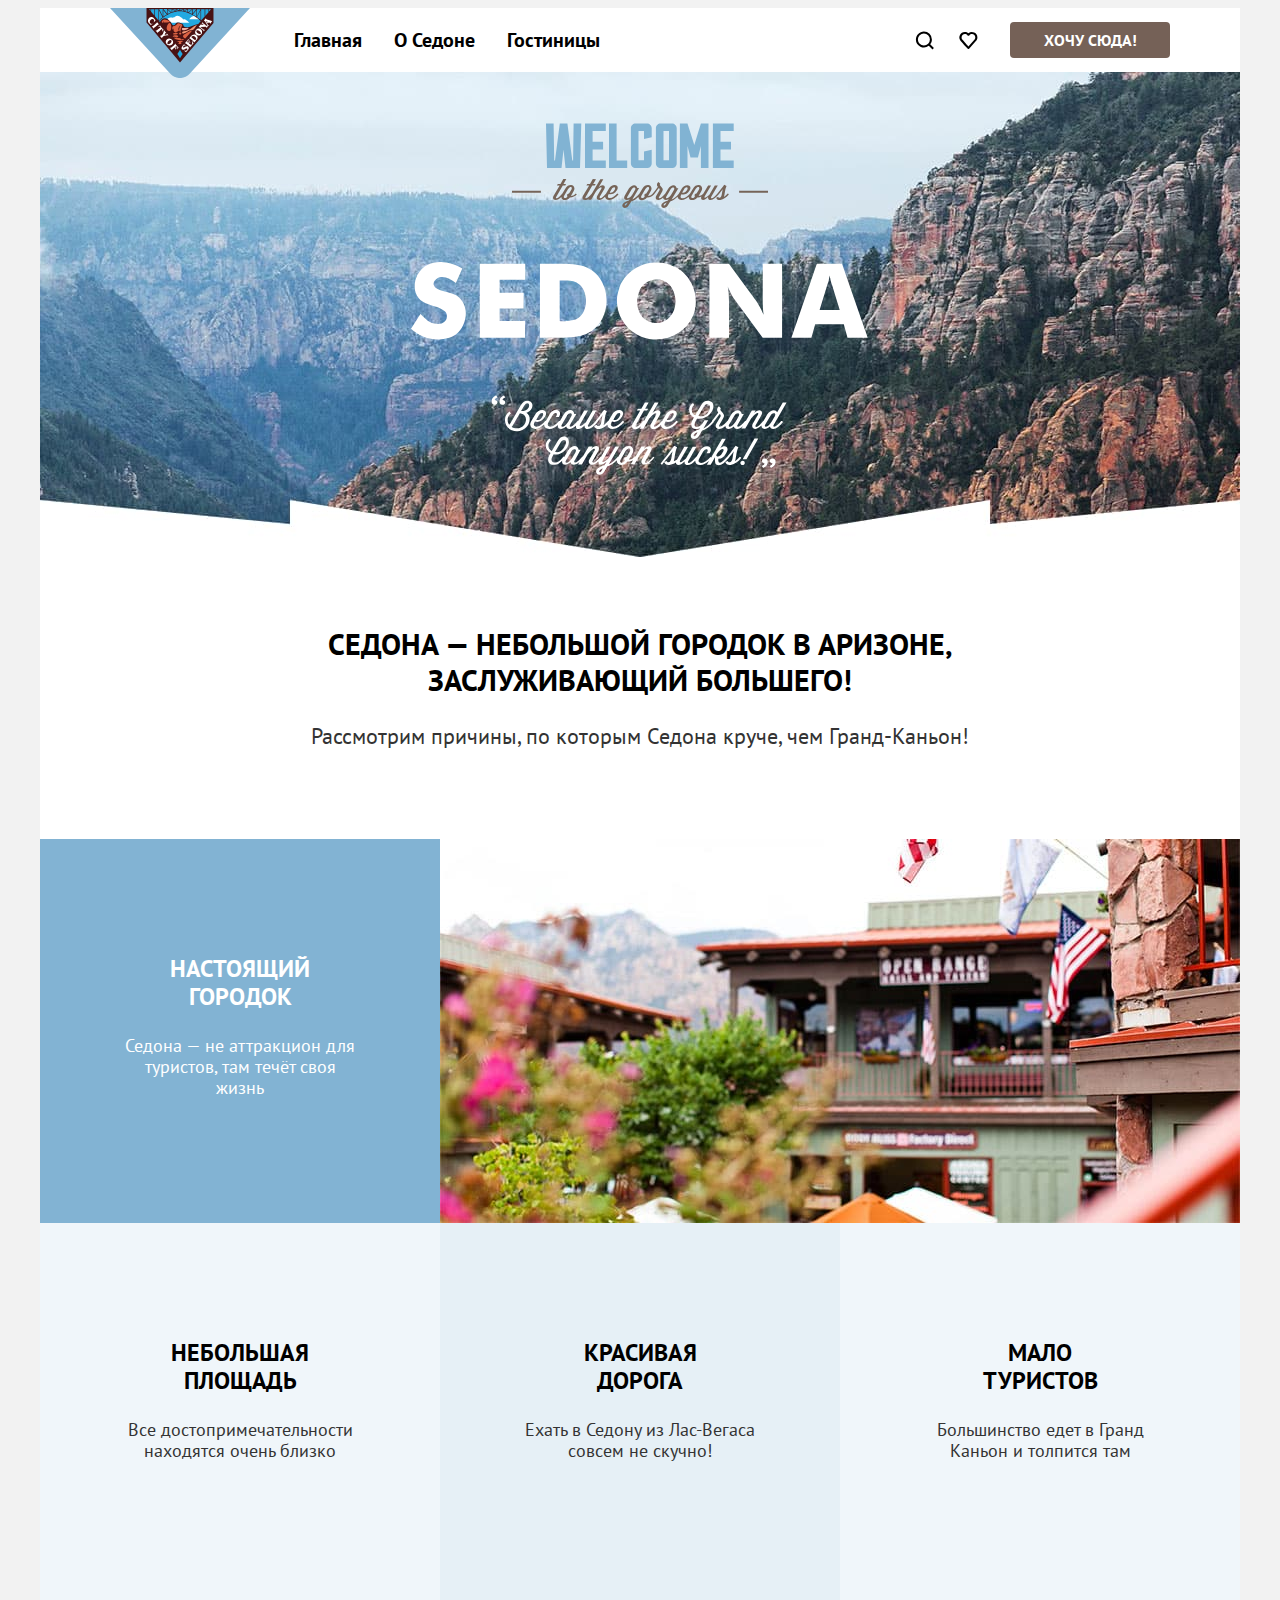
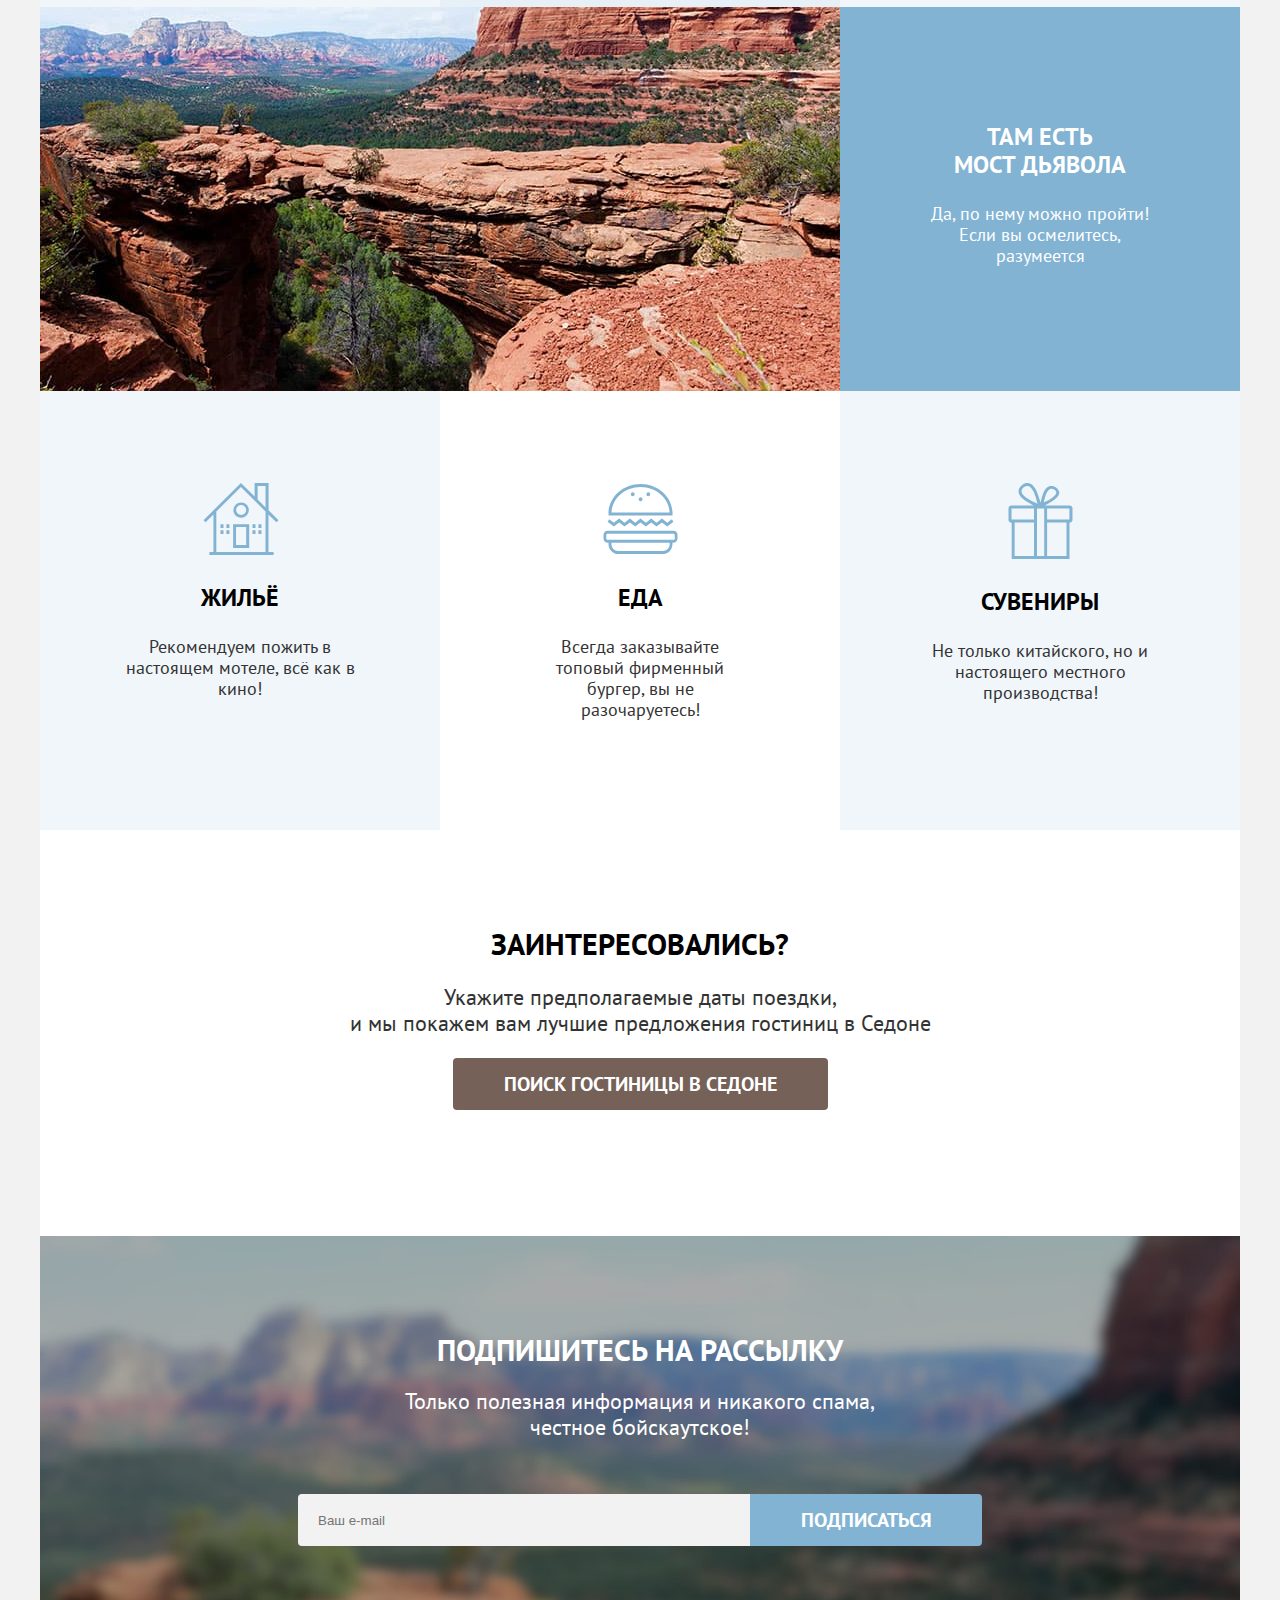
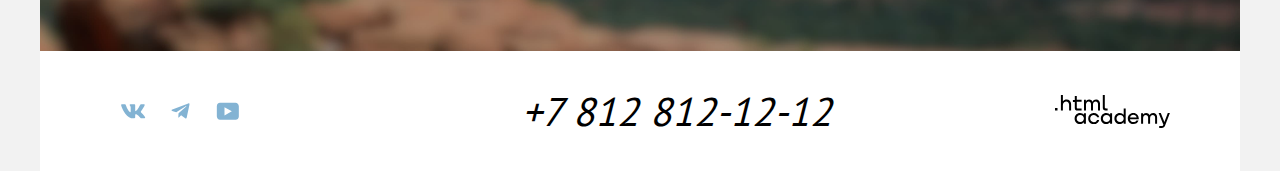
<file: 7/index.html>
<!DOCTYPE html>
<html lang="ru">
<head>
  <meta charset="utf-8">
  <title>HTML Academy: Седона</title>
  <link rel="stylesheet" href="styles/styles.css">
  <base href="https://htmlacademy-htmlcss.github.io/2220861-sedona-35/7/">
</head>
<body>
<div class="page-container">
  <header class="page-header">
    <div class="page-header-left">
      <div class="logo-container">
        <a class="navigation-logo-link" href="#">
          <img class="header-logo" src="images/logo.svg" alt="Логотип города Седона" width="140" height="70">
        </a>
      </div>
      <nav class="navigation">
        <ul class="navigation-list">
          <li class="navigation-item">
            <span class="navigation-current">Главная</span>
          </li>
          <li class="navigation-item">
            <a class="navigation-link" href="#">О Седоне</a>
          </li>
          <li class="navigation-item">
            <a class="navigation-link" href="catalog.html">Гостиницы</a>
          </li>
        </ul>
      </nav>
    </div>
    <ul class="page-header-user">
      <li class="page-header-user-item">
        <a class="navigation-link page-header-user-search" href="#">
          <span class="visually-hidden">Поиск</span>
        </a>
      </li>
      <li class="page-header-user-item">
        <a class="navigation-link navigation-item page-header-user-fav" href="#">
          <span class="visually-hidden">Избранное</span>
        </a>
      </li>
      <li class="page-header-user-item">
        <a class="navigation-link button-apply button brown-button" href="#">Хочу сюда!</a>
      </li>
    </ul>
  </header>

  <main class="main-container main-index">
    <h1 class="visually-hidden">Город Седона</h1>

    <section class="main-banner">
      <h2 class="visually-hidden">Добро пожаловать!</h2>
      <img class="main-banner-welcome" src="images/welcome.svg"
           alt="Welcome to the gorgeous Sedona 'because the Grand Canyon sucks!'"
           width="458" height="352">
    </section>

    <section class="advantages">
      <div class="advantages-container">
        <h2 class="advantages-header">Седона — небольшой городок в Аризоне,<br> заслуживающий большего!</h2>
        <p class="advantages-note">Рассмотрим причины, по которым Седона круче, чем Гранд-Каньон!</p>
      </div>
      <ul class="advantages-list">
        <li class="advantages-item blue">
          <h3 class="advantages-title">Настоящий<br>городок</h3>
          <p class="advantages-description">Седона — не аттракцион для туристов, там течёт своя жизнь</p>
        </li>
        <li class="advantages-item-picture">
          <img class="advantages-picture" src="images/photo-city.jpg" alt="деревянное здание в городе Седона"
               width="800"
               height="384">
        </li>
        <li class="advantages-item light-gray">
          <h3 class="advantages-title">Небольшая<br>площадь</h3>
          <p class="advantages-description">Все достопримечательности находятся очень близко</p>
        </li>
        <li class="advantages-item dark-gray">
          <h3 class="advantages-title">Красивая<br>дорога</h3>
          <p class="advantages-description">Ехать в Седону из Лас-Вегаса совсем не скучно!</p>
        </li>
        <li class="advantages-item light-gray">
          <h3 class="advantages-title">Мало<br>туристов</h3>
          <p class="advantages-description">Большинство едет в Гранд Каньон и толпится там</p>
        </li>
        <li class="advantages-item-picture">
          <img class="advantages-picture" src="images/photo-bridge.jpg" alt="мост дьявола" width="800" height="384">
        </li>
        <li class="advantages-item blue">
          <h3 class="advantages-title">Там есть<br>мост дьявола</h3>
          <p class="advantages-description">Да, по нему можно пройти! Если вы осмелитесь, разумеется</p>
        </li>
        <li class="advantages-item house">
          <h3 class="advantages-title">Жильё</h3>
          <p class="advantages-description">Рекомендуем пожить в настоящем мотеле, всё как в кино!</p>
        </li>
        <li class="advantages-item burger">
          <h3 class="advantages-title">Еда</h3>
          <p class="advantages-description">Всегда заказывайте топовый фирменный бургер, вы не разочаруетесь!</p>
        </li>
        <li class="advantages-item giftbox">
          <h3 class="advantages-title">Сувениры</h3>
          <p class="advantages-description">Не только китайского, но и настоящего местного производства!</p>
        </li>
      </ul>
    </section>

    <section class="search">
      <h2 class="visually-hidden">Поиск гостиницы</h2>
      <b class="search-interested">Заинтересовались?</b>
      <p class="search-description">Укажите предполагаемые даты поездки,<br> и мы покажем вам лучшие предложения
        гостиниц в
        Седоне</p>
      <a class="button-search button brown-button" href="#">Поиск гостиницы в Cедоне</a>
    </section>
  </main>

  <section class="newsletter">
    <h2 class="newsletter-title">Подпишитесь на рассылку</h2>
    <p class="newsletter-description">Только полезная информация и никакого спама,<br> честное бойскаутское!</p>
    <form class="newsletter-form" action="https://echo.htmlacademy.ru/" method="post">
      <label for="newsletter-email" class="visually-hidden">Ваш e-mail</label>
      <input class="field-newsletter-email" placeholder="Ваш e-mail" type="email" name="newsletter-email"
             id="newsletter-email" required>
      <button class="newsletter-button button blue-button" type="submit">
        <span>Подписаться</span>
      </button>
    </form>
  </section>

  <footer class="page-footer">
    <section class="footer-contacts">
      <h2 class="visually-hidden">Связаться с нами</h2>
      <ul class="footer-social-list">
        <li class="footer-social-item">
          <a class="button-vk" href="https://vk.com/htmlacademy">
            <span class="visually-hidden">ВКонтакте</span>
          </a>
        </li>
        <li class="footer-social-item">
          <a class="button-telegram" href="https://t.me/htmlacademy">
            <span class="visually-hidden">Телеграм</span>
          </a>
        </li>
        <li class="footer-social-item">
          <a class="button-youtube" href="https://www.youtube.com/user/htmlacademyru">
            <span class="visually-hidden">Youtube</span>
          </a>
        </li>
      </ul>
      <address class="footer-contacts-address">
        <a class="footer-contacts-phone" href="tel:+78128121212">+7 812 812-12-12</a>
      </address>
      <div class="footer-logo-container">
        <a class="footer-logo-link" href="https://htmlacademy.ru/">
          <img class="footer-logo" src="images/logo-htmlacademy.svg" alt="Логотип htmlacademy" width="115" height="33">
        </a>
      </div>
    </section>
  </footer>
</div>
</body>
</html>
</file>
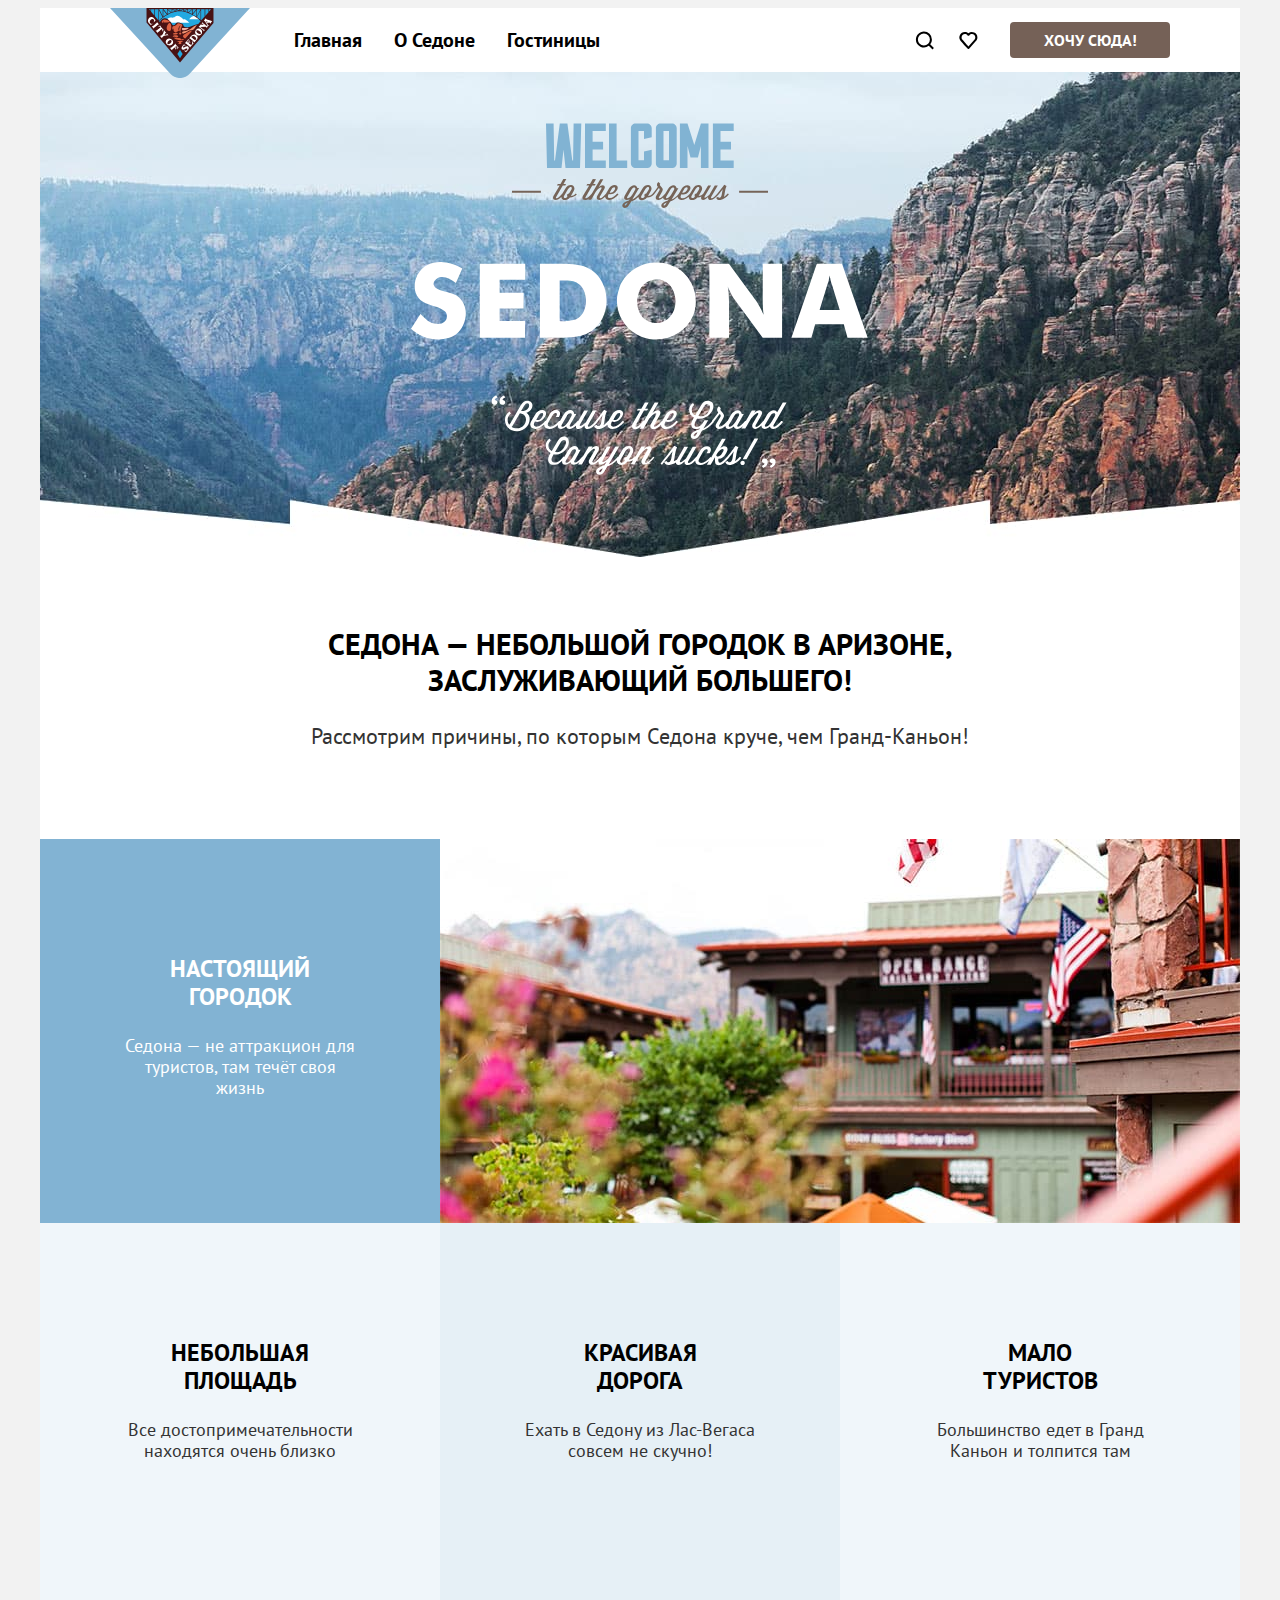
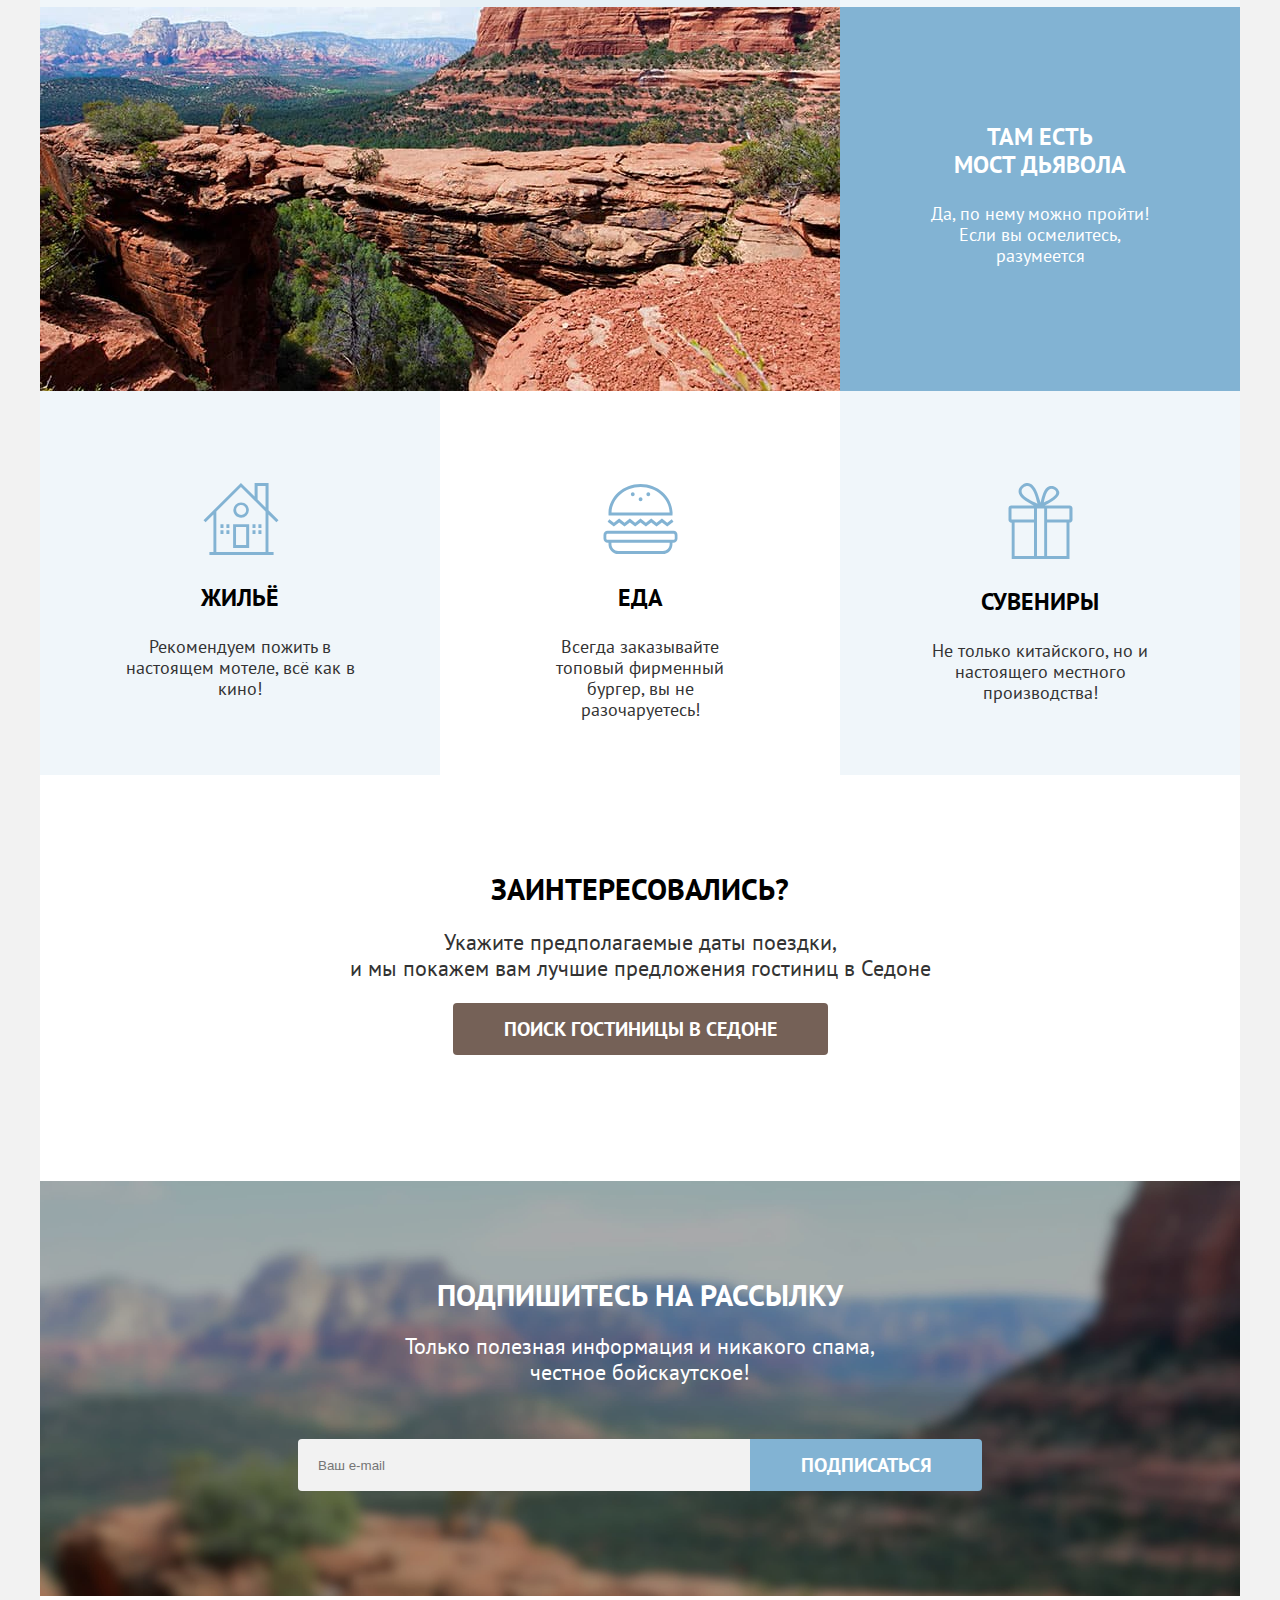
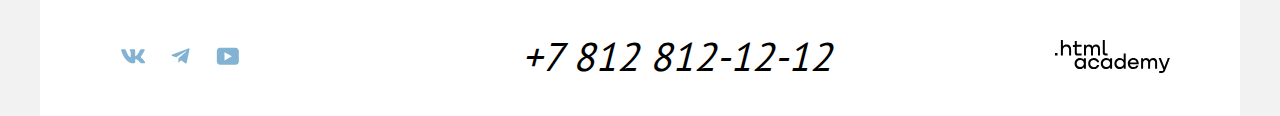
<file: 8/index.html>
<!DOCTYPE html>
<html lang="ru">
<head>
  <meta charset="utf-8">
  <title>HTML Academy: Седона</title>
  <link rel="stylesheet" href="styles/styles.css">
  <base href="https://htmlacademy-htmlcss.github.io/2220861-sedona-35/8/">
</head>
<body>
<div class="page-container">
  <header class="page-header">
    <div class="page-header-left">
      <div class="logo-container">
        <a class="navigation-logo-link" href="#">
          <img class="header-logo" src="images/logo.svg" alt="Логотип города Седона" width="140" height="70">
        </a>
      </div>
      <nav class="navigation">
        <h2 class="visually-hidden">Главное меню</h2>
        <ul class="navigation-list">
          <li class="navigation-item">
            <span class="navigation-current">Главная</span>
          </li>
          <li class="navigation-item">
            <a class="navigation-link" href="#">О Седоне</a>
          </li>
          <li class="navigation-item">
            <a class="navigation-link" href="catalog.html">Гостиницы</a>
          </li>
        </ul>
      </nav>
    </div>
    <ul class="page-header-user">
      <li class="page-header-user-item">
        <a class="navigation-link page-header-user-search" href="#">
          <span class="visually-hidden">Поиск</span>
        </a>
      </li>
      <li class="page-header-user-item">
        <a class="navigation-link navigation-item page-header-user-fav" href="#">
          <span class="visually-hidden">Избранное</span>
        </a>
      </li>
      <li class="page-header-user-item">
        <a class="navigation-link button-apply button brown-button" href="#">Хочу сюда!</a>
      </li>
    </ul>
  </header>

  <main class="main-container main-index">
    <h1 class="visually-hidden">Город Седона</h1>

    <section class="main-banner">
      <h2 class="visually-hidden">Добро пожаловать!</h2>
      <img class="main-banner-welcome" src="images/welcome.svg"
           alt="Welcome to the gorgeous Sedona 'because the Grand Canyon sucks!'"
           width="458" height="352">
    </section>

    <section class="advantages">
      <div class="advantages-container">
        <h2 class="advantages-header">Седона — небольшой городок в Аризоне,<br> заслуживающий большего!</h2>
        <p class="advantages-note">Рассмотрим причины, по которым Седона круче, чем Гранд-Каньон!</p>
      </div>
      <ul class="advantages-list">
        <li class="advantages-item blue">
          <h3 class="advantages-title">Настоящий<br>городок</h3>
          <p class="advantages-description">Седона — не аттракцион для туристов, там течёт своя жизнь</p>
        </li>
        <li class="advantages-item-picture">
          <img class="advantages-picture" src="images/photo-city.jpg" alt="деревянное здание в городе Седона"
               width="800"
               height="384">
        </li>
        <li class="advantages-item light-gray">
          <h3 class="advantages-title">Небольшая<br>площадь</h3>
          <p class="advantages-description">Все достопримечательности находятся очень близко</p>
        </li>
        <li class="advantages-item dark-gray">
          <h3 class="advantages-title">Красивая<br>дорога</h3>
          <p class="advantages-description">Ехать в Седону из Лас-Вегаса совсем не скучно!</p>
        </li>
        <li class="advantages-item light-gray">
          <h3 class="advantages-title">Мало<br>туристов</h3>
          <p class="advantages-description">Большинство едет в Гранд Каньон и толпится там</p>
        </li>
        <li class="advantages-item-picture">
          <img class="advantages-picture" src="images/photo-bridge.jpg" alt="мост дьявола" width="800" height="384">
        </li>
        <li class="advantages-item blue">
          <h3 class="advantages-title">Там есть<br>мост дьявола</h3>
          <p class="advantages-description">Да, по нему можно пройти! Если вы осмелитесь, разумеется</p>
        </li>
        <li class="advantages-item house">
          <h3 class="advantages-title">Жильё</h3>
          <p class="advantages-description">Рекомендуем пожить в настоящем мотеле, всё как в кино!</p>
        </li>
        <li class="advantages-item burger">
          <h3 class="advantages-title">Еда</h3>
          <p class="advantages-description">Всегда заказывайте топовый фирменный бургер, вы не разочаруетесь!</p>
        </li>
        <li class="advantages-item giftbox">
          <h3 class="advantages-title">Сувениры</h3>
          <p class="advantages-description">Не только китайского, но и настоящего местного производства!</p>
        </li>
      </ul>
    </section>

    <section class="search">
      <h2 class="visually-hidden">Поиск гостиницы</h2>
      <b class="search-interested">Заинтересовались?</b>
      <p class="search-description">Укажите предполагаемые даты поездки,<br> и мы покажем вам лучшие предложения
        гостиниц в
        Седоне</p>
      <a class="button-search button brown-button" href="#">Поиск гостиницы в Cедоне</a>
    </section>
  </main>

  <footer class="page-footer">
    <section class="newsletter">
      <h2 class="newsletter-title">Подпишитесь на рассылку</h2>
      <p class="newsletter-description">Только полезная информация и никакого спама,<br> честное бойскаутское!</p>
      <form class="newsletter-form" action="https://echo.htmlacademy.ru/" method="post">
        <label for="newsletter-email" class="visually-hidden">Ваш e-mail</label>
        <input class="field-newsletter-email" placeholder="Ваш e-mail" type="email" name="newsletter-email"
               id="newsletter-email" required>
        <button class="newsletter-button button blue-button" type="submit">
          <span>Подписаться</span>
        </button>
      </form>
    </section>
    <section class="footer-contacts">
      <h2 class="visually-hidden">Связаться с нами</h2>
      <ul class="footer-social-list">
        <li class="footer-social-item">
          <a class="button-vk" href="https://vk.com/htmlacademy">
            <span class="visually-hidden">ВКонтакте</span>
          </a>
        </li>
        <li class="footer-social-item">
          <a class="button-telegram" href="https://t.me/htmlacademy">
            <span class="visually-hidden">Телеграм</span>
          </a>
        </li>
        <li class="footer-social-item">
          <a class="button-youtube" href="https://www.youtube.com/user/htmlacademyru">
            <span class="visually-hidden">Youtube</span>
          </a>
        </li>
      </ul>
      <address class="footer-contacts-address">
        <a class="footer-contacts-phone" href="tel:+78128121212">+7 812 812-12-12</a>
      </address>
      <div class="footer-logo-container">
        <a class="footer-logo-link" href="https://htmlacademy.ru/">
          <img class="footer-logo" src="images/logo-htmlacademy.svg" alt="Логотип htmlacademy" width="115" height="33">
        </a>
      </div>
    </section>
  </footer>
</div>
</body>
</html>
</file>
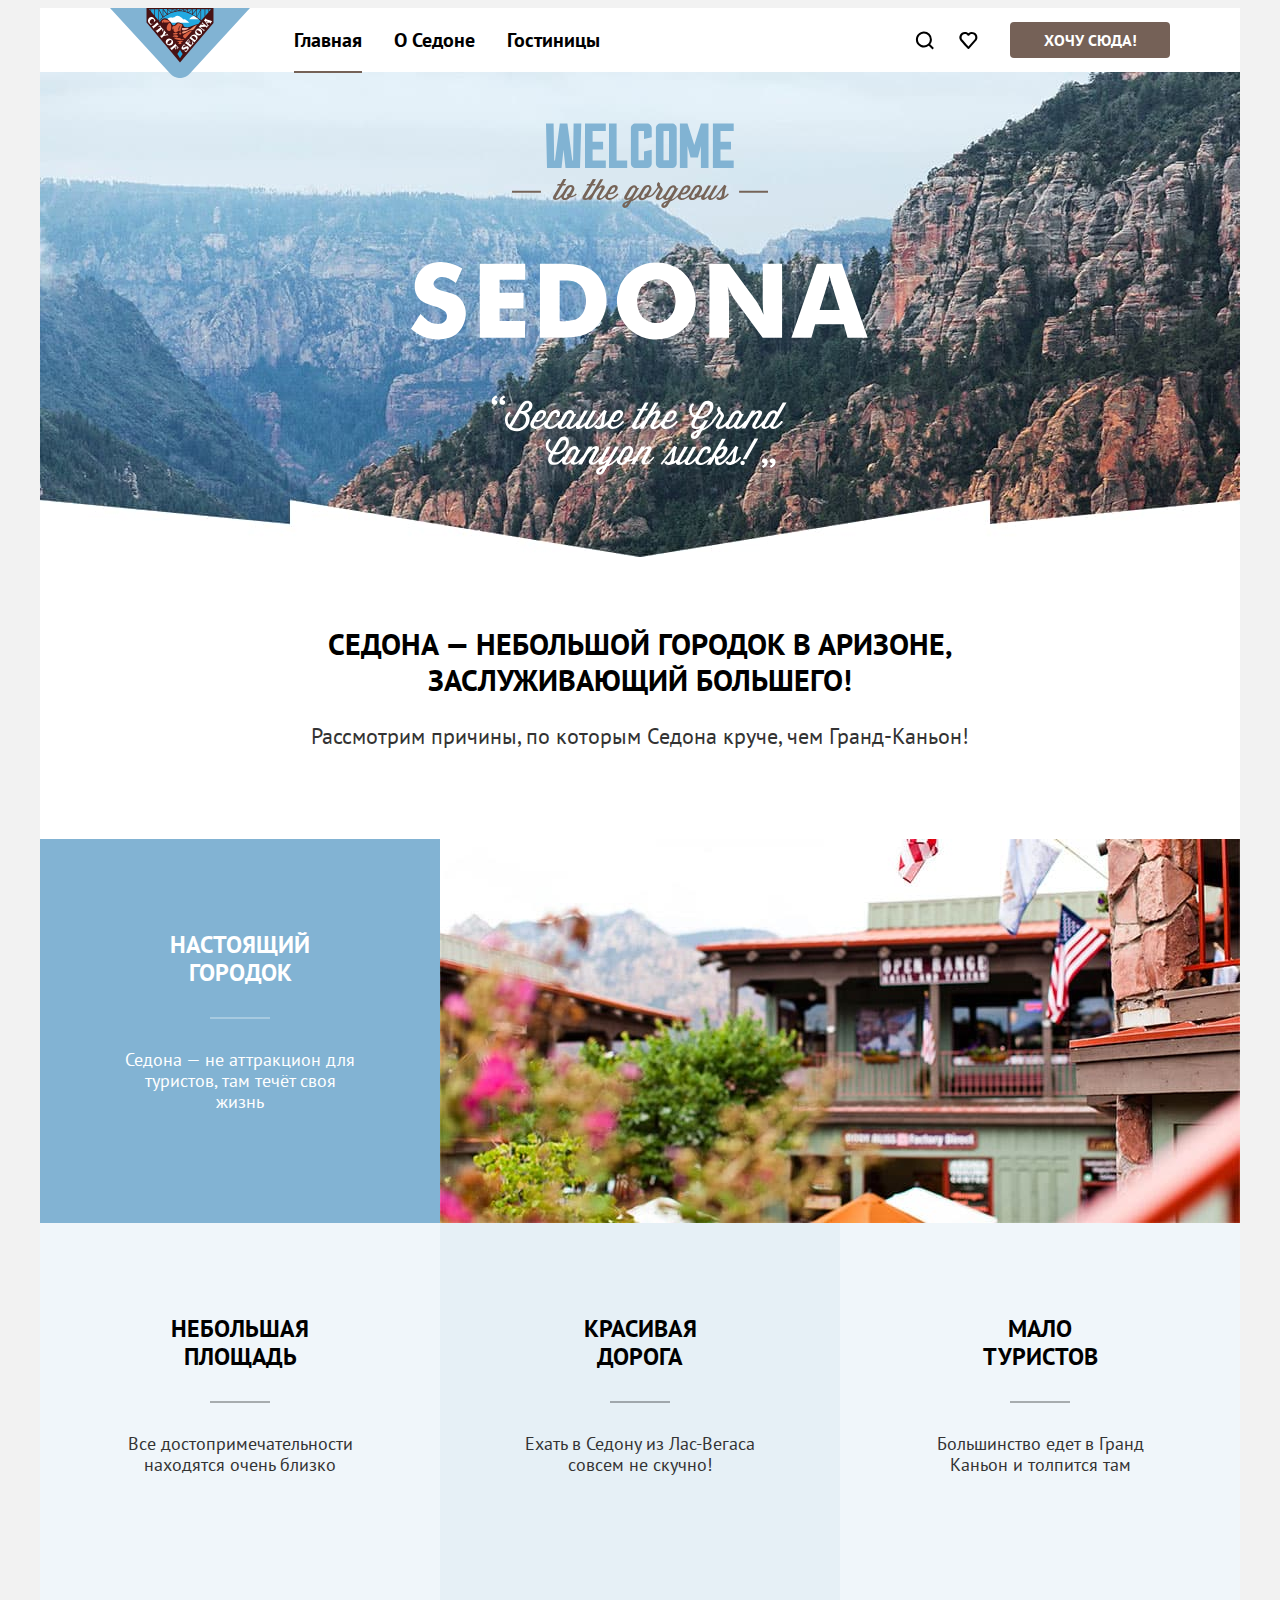
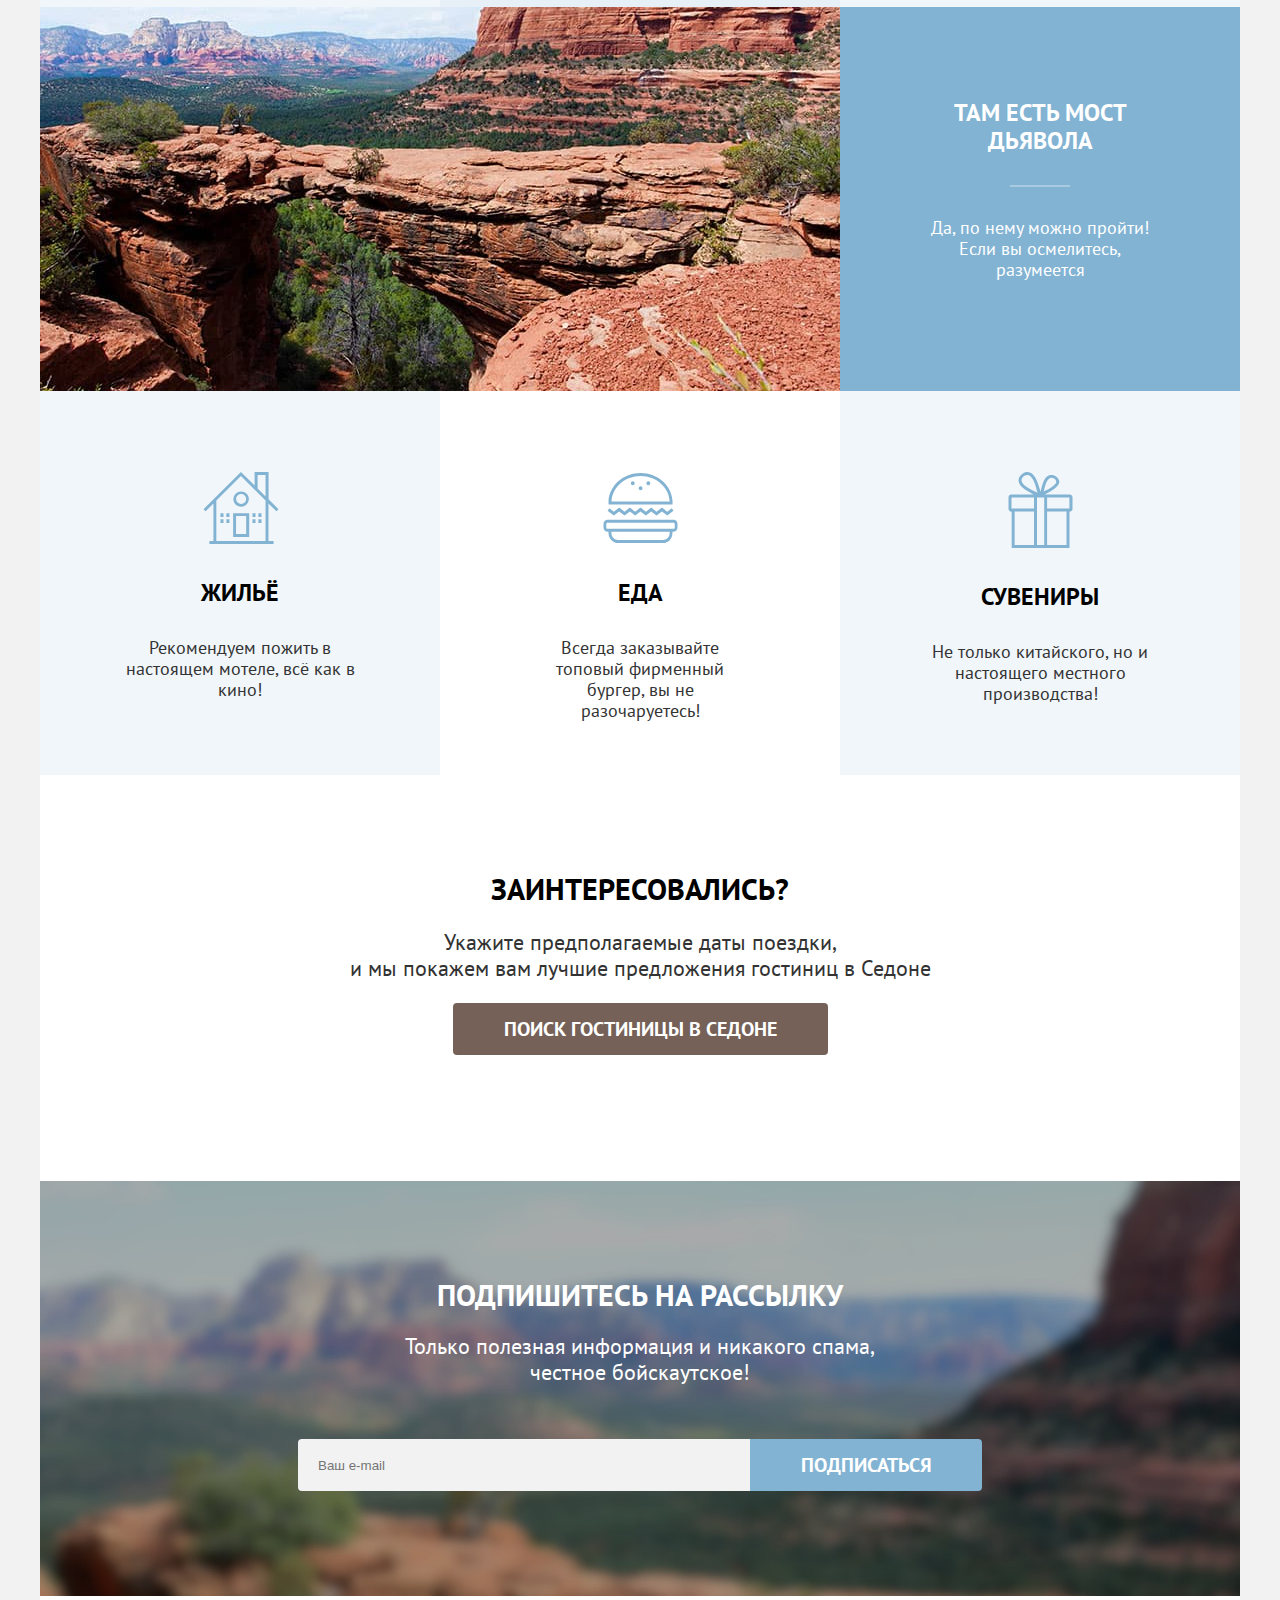
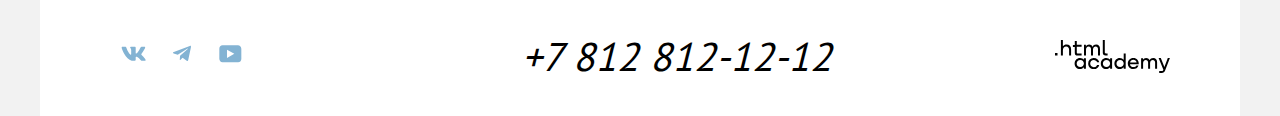
<file: 9/index.html>
<!DOCTYPE html>
<html lang="ru">
<head>
  <meta charset="utf-8">
  <title>HTML Academy: Седона</title>
  <link rel="stylesheet" href="styles/styles.css">
  <base href="https://htmlacademy-htmlcss.github.io/2220861-sedona-35/9/">
</head>
<body>
<div class="page-container">
  <header class="page-header">
    <div class="page-header-left">
      <div class="logo-container">
        <a class="navigation-logo-link" href="#">
          <img class="header-logo" src="images/logo.svg" alt="Логотип города Седона" width="140" height="70">
        </a>
      </div>
      <nav class="navigation">
        <h2 class="visually-hidden">Главное меню</h2>
        <ul class="navigation-list">
          <li class="navigation-item">
            <span class="navigation-current">Главная</span>
          </li>
          <li class="navigation-item">
            <a class="navigation-link" href="#">О Седоне</a>
          </li>
          <li class="navigation-item">
            <a class="navigation-link" href="catalog.html">Гостиницы</a>
          </li>
        </ul>
      </nav>
    </div>
    <ul class="page-header-user">
      <li class="page-header-user-item">
        <a class="navigation-link page-header-user-search" href="#">
          <span class="visually-hidden">Поиск</span>
        </a>
      </li>
      <li class="page-header-user-item">
        <a class="navigation-link navigation-item page-header-user-fav" href="#">
          <span class="visually-hidden">Избранное</span>
        </a>
      </li>
      <li class="page-header-user-item">
        <a class="navigation-link button-apply button brown-button" href="#">Хочу сюда!</a>
      </li>
    </ul>
  </header>

  <main class="main-container main-index">
    <h1 class="visually-hidden">Город Седона</h1>

    <section class="main-banner">
      <h2 class="visually-hidden">Добро пожаловать!</h2>
      <img class="main-banner-welcome" src="images/welcome.svg"
           alt="Welcome to the gorgeous Sedona 'because the Grand Canyon sucks!'"
           width="458" height="352">
    </section>

    <section class="advantages">
      <div class="advantages-container">
        <h2 class="advantages-header">Седона — небольшой городок в Аризоне,<br> заслуживающий большего!</h2>
        <p class="advantages-note">Рассмотрим причины, по которым Седона круче, чем Гранд-Каньон!</p>
      </div>
      <ul class="advantages-list">
        <li class="advantages-item blue">
          <h3 class="advantages-title">Настоящий городок</h3>
          <p class="advantages-description">Седона — не аттракцион для туристов, там течёт своя жизнь</p>
        </li>
        <li class="advantages-item-picture">
          <img class="advantages-picture" src="images/photo-city.jpg" alt="деревянное здание в городе Седона"
               width="800"
               height="384">
        </li>
        <li class="advantages-item light-gray">
          <h3 class="advantages-title">Небольшая площадь</h3>
          <p class="advantages-description">Все достопримечательности находятся очень близко</p>
        </li>
        <li class="advantages-item dark-gray">
          <h3 class="advantages-title">Красивая дорога</h3>
          <p class="advantages-description">Ехать в Седону из Лас-Вегаса совсем не скучно!</p>
        </li>
        <li class="advantages-item light-gray">
          <h3 class="advantages-title">Мало туристов</h3>
          <p class="advantages-description">Большинство едет в Гранд Каньон и толпится там</p>
        </li>
        <li class="advantages-item-picture">
          <img class="advantages-picture" src="images/photo-bridge.jpg" alt="мост дьявола" width="800" height="384">
        </li>
        <li class="advantages-item blue">
          <h3 class="advantages-title">Там есть мост дьявола</h3>
          <p class="advantages-description">Да, по нему можно пройти! Если вы осмелитесь, разумеется</p>
        </li>
        <li class="advantages-item with-icon house">
          <h3 class="advantages-title">Жильё</h3>
          <p class="advantages-description">Рекомендуем пожить в настоящем мотеле, всё как в кино!</p>
        </li>
        <li class="advantages-item with-icon burger">
          <h3 class="advantages-title">Еда</h3>
          <p class="advantages-description">Всегда заказывайте топовый фирменный бургер, вы не разочаруетесь!</p>
        </li>
        <li class="advantages-item with-icon giftbox">
          <h3 class="advantages-title">Сувениры</h3>
          <p class="advantages-description">Не только китайского, но и настоящего местного производства!</p>
        </li>
      </ul>
    </section>

    <section class="search">
      <h2 class="visually-hidden">Поиск гостиницы</h2>
      <b class="search-interested">Заинтересовались?</b>
      <p class="search-description">Укажите предполагаемые даты поездки,<br> и мы покажем вам лучшие предложения
        гостиниц в
        Седоне</p>
      <a class="button-search button brown-button" href="#">Поиск гостиницы в Cедоне</a>
    </section>
  </main>

  <footer class="page-footer">
    <section class="newsletter">
      <h2 class="newsletter-title">Подпишитесь на рассылку</h2>
      <p class="newsletter-description">Только полезная информация и никакого спама,<br> честное бойскаутское!</p>
      <form class="newsletter-form" action="https://echo.htmlacademy.ru/" method="post">
        <label for="newsletter-email" class="visually-hidden">Ваш e-mail</label>
        <input class="field-newsletter-email" placeholder="Ваш e-mail" type="email" name="newsletter-email"
               id="newsletter-email" required>
        <button class="newsletter-button button blue-button" type="submit">
          <span>Подписаться</span>
        </button>
      </form>
    </section>
    <section class="footer-contacts">
      <h2 class="visually-hidden">Связаться с нами</h2>
      <ul class="footer-social-list">
        <li class="footer-social-item">
          <a class="button-vk social-link" href="https://vk.com/htmlacademy" target="_blank">
            <svg class="social-icon" width="48" height="41" fill="none" xmlns="http://www.w3.org/2000/svg">
              <path fill-rule="evenodd" clip-rule="evenodd"
                    d="M35.12 14.8c.16-.54 0-.94-.8-.94H31.7c-.67 0-.98.34-1.15.73 0 0-1.33 3.2-3.22 5.27-.61.6-.9.8-1.23.8-.16 0-.41-.2-.41-.75v-5.1c0-.66-.19-.95-.74-.95h-4.13c-.42 0-.67.3-.67.59 0 .62.95.76 1.04 2.51v3.8c0 .83-.15.98-.48.98-.9 0-3.06-3.2-4.34-6.88-.25-.72-.5-1-1.18-1h-2.62c-.75 0-.9.34-.9.73 0 .68.89 4.07 4.14 8.55 2.17 3.06 5.23 4.72 8 4.72 1.68 0 1.88-.37 1.88-1v-2.32c0-.74.16-.88.7-.88.38 0 1.05.19 2.6 1.66 1.79 1.75 2.08 2.54 3.08 2.54h2.63c.75 0 1.12-.37.9-1.1-.23-.72-1.08-1.77-2.2-3.02-.62-.71-1.54-1.48-1.82-1.86-.39-.5-.28-.71 0-1.15 0 0 3.2-4.42 3.54-5.93Z"
              />
            </svg>
            <span class="visually-hidden">ВКонтакте</span>
          </a>
        </li>
        <li class="footer-social-item">
          <a class="button-telegram social-link" href="https://t.me/htmlacademy" target="_blank">
            <svg class="social-icon" width="48" height="41" fill="none" xmlns="http://www.w3.org/2000/svg">
              <path
                d="M31.79 12.96 15.84 19.1c-1.09.44-1.08 1.05-.2 1.32l4.1 1.28 9.47-5.98c.44-.27.85-.13.52.17l-7.68 6.93-.28 4.22c.41 0 .6-.2.83-.41l1.99-1.94 4.13 3.06c.77.42 1.31.2 1.5-.7l2.72-12.8c.28-1.12-.43-1.62-1.15-1.3Z"/>
            </svg>
            <span class="visually-hidden">Телеграм</span>
          </a>
        </li>
        <li class="footer-social-item">
          <a class="button-youtube social-link" href="https://www.youtube.com/user/htmlacademyru" target="_blank">
            <svg class="social-icon" width="48" height="41" fill="none" xmlns="http://www.w3.org/2000/svg">
              <path
                d="M31.94 12.36H16.51c-1.86 0-3.18 1.59-3.18 3.4v10.09c0 1.91 1.32 3.5 3.18 3.5h15.65c1.64 0 3.17-1.59 3.17-3.4v-10.2c-.22-1.8-1.53-3.4-3.39-3.4ZM20.99 24.89v-8.07l7.34 4.04-7.34 4.03Z"/>
            </svg>
            <span class="visually-hidden">Youtube</span>
          </a>
        </li>
      </ul>
      <address class="footer-contacts-address">
        <a class="footer-contacts-phone" href="tel:+78128121212">+7 812 812-12-12</a>
      </address>
      <div class="footer-logo-container">
        <a class="footer-logo-link" href="https://htmlacademy.ru/">
          <svg class="footer-logo" width="115" height="33" fill="none" xmlns="http://www.w3.org/2000/svg">
            <path fill-rule="evenodd" clip-rule="evenodd"
                  d="M8 6.2c.8-1 2-1.7 3.6-1.7 2.7 0 4.6 1.9 4.5 4.9v6.1h-2V9.8c0-1.8-1.1-3.2-2.9-3.2-2 0-3.3 1.5-3.3 3.6v5.3h-2V0h2v6.2H8Zm-8 9.3v-2.6h2.5v2.6H0ZM26.6 4.8h-4.8V1.1h-2v3.8h-1.9v2h1.9v6c0 1.7 1 2.7 2.7 2.7h4.1v-2h-3.7c-.7 0-1.1-.4-1.1-1.1V6.8h4.8v-2Zm11 1.9c.6-1.3 1.9-2.1 3.5-2.1 2.5 0 4 1.8 3.9 4.3v6.5h-2V9.1c0-1.6-.9-2.6-2.4-2.6-1.2 0-2.6.9-2.6 3.3v5.6h-2V9.1c0-1.6-.9-2.6-2.4-2.6C32 6.5 31 8 31 10v5.4h-2V4.8h1.9v1.6h.1c.6-1 1.7-1.8 3.1-1.8 1.6 0 2.8.9 3.4 2.1h.1Zm10.2 6c0 1.7 1 2.7 2.8 2.7h2v-2h-1.7c-.7 0-1.1-.4-1.1-1.1V0h-2v12.7ZM25 17.9c1.7 0 3 .7 3.9 1.8v-1.5h2v10.6h-2v-1.6h-.1c-.8 1.1-2 1.9-3.8 1.9-3.1 0-5.4-2.3-5.4-5.6s2.3-5.6 5.4-5.6Zm-3.3 5.6c0 2 1.4 3.6 3.6 3.6s3.6-1.7 3.6-3.6c0-2-1.4-3.6-3.6-3.6s-3.6 1.6-3.6 3.6ZM44.2 22c-.5-2.4-2.6-4.1-5.4-4.1a5.4 5.4 0 0 0-5.6 5.6c0 3.1 2.2 5.6 5.6 5.6 2.8 0 4.9-1.8 5.4-4.2h-2.1a3.4 3.4 0 0 1-3.3 2.3c-2.2 0-3.6-1.6-3.6-3.6s1.4-3.6 3.6-3.6c1.6 0 2.8 1 3.3 2.2h2.1V22Zm7-4.1c1.7 0 3 .7 3.9 1.8v-1.5h2v10.6h-2v-1.6H55c-.8 1.1-2 1.9-3.8 1.9-3.1 0-5.4-2.3-5.4-5.6s2.3-5.6 5.4-5.6Zm-3.3 5.6c0 2 1.4 3.6 3.6 3.6 2.1 0 3.6-1.7 3.6-3.6 0-2-1.4-3.6-3.6-3.6s-3.6 1.6-3.6 3.6Zm20.8-3.7c-.9-1.1-2.2-1.9-3.9-1.9-3.1 0-5.4 2.3-5.4 5.6s2.2 5.6 5.4 5.6c1.7 0 3-.8 3.8-1.8h.1v1.5h2V13.4h-2v6.4Zm-3.6 7.3c-2.2 0-3.6-1.6-3.6-3.6s1.4-3.6 3.6-3.6 3.6 1.6 3.6 3.6c-.1 2-1.5 3.6-3.6 3.6Zm7.7-3.6c0-3.1 2.2-5.6 5.5-5.6 3.5 0 5.7 2.7 5.5 6.3H75c.1 1.6 1.5 2.9 3.4 2.9 1.4 0 2.5-.6 3-1.6h2.1c-.7 2.3-2.7 3.6-5.2 3.6-3.4 0-5.5-2.6-5.5-5.6Zm8.8-1.1c-.3-1.6-1.6-2.6-3.3-2.6-1.7 0-2.9 1.1-3.2 2.6h6.5Zm16.6-4.5c-1.6 0-2.9.8-3.6 2h-.1c-.6-1.2-1.8-2-3.4-2-1.4 0-2.5.7-3.1 1.8v-1.5h-1.9v10.6h2v-5.4c0-2 1-3.4 2.6-3.5 1.5 0 2.4 1 2.4 2.6v6.3h2v-5.6c0-2.4 1.4-3.3 2.6-3.3 1.5 0 2.4 1 2.4 2.6v6.3h2v-6.5c.1-2.6-1.4-4.4-3.9-4.4Zm7.6.2 3.6 8.9 3.4-8.9h2.1l-4.7 12.2c-.7 1.8-1.7 2.6-3.5 2.6h-2.5v-2h2.5c1 0 1.4-.3 1.7-1.2l-4.8-11.6h2.2Z"/>
          </svg>
        </a>
      </div>
    </section>
  </footer>
</div>
</body>
</html>
</file>
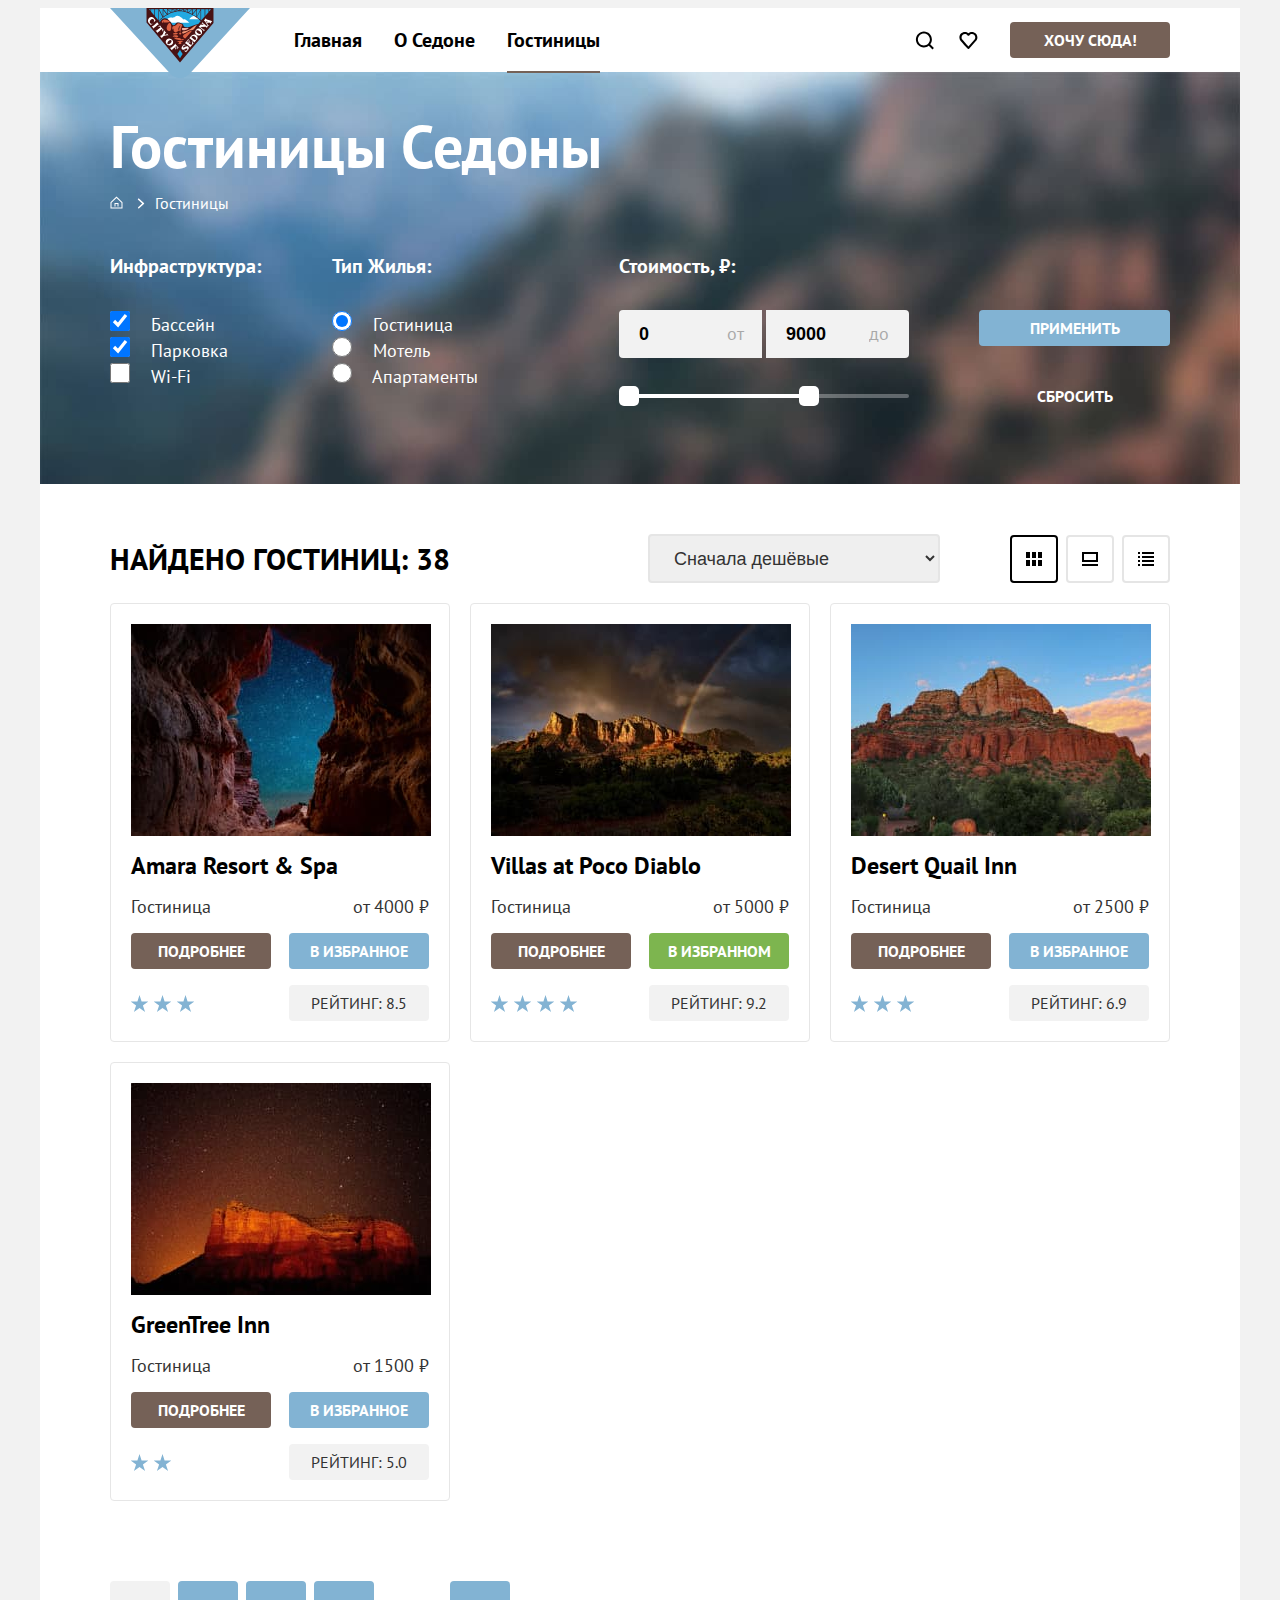
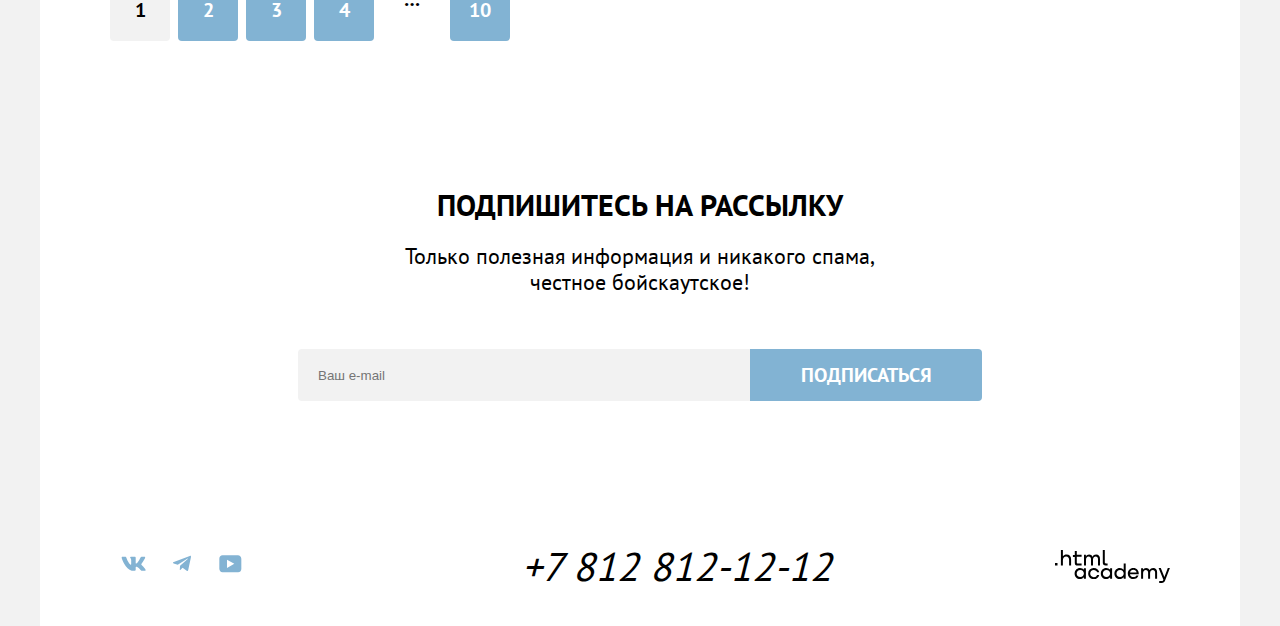
<file: catalog.html>
<!DOCTYPE html>
<html lang="ru">
<head>
  <meta charset="utf-8">
  <title>HTML Academy: Седона - гостиницы</title>
  <link rel="stylesheet" href="styles/styles.css">
</head>
<body>
<div class="page-container">
  <header class="page-header">
    <div class="page-header-left">
      <div class="logo-container">
        <a class="navigation-logo-link" href="#">
          <img class="header-logo" src="images/logo.svg" alt="Логотип города Седона" width="140" height="70">
        </a>
      </div>
      <nav class="navigation">
        <h2 class="visually-hidden">Главное меню</h2>
        <ul class="navigation-list">
          <li class="navigation-item">
            <a class="navigation-link" href="index.html">Главная</a>
          </li>
          <li class="navigation-item">
            <a class="navigation-link" href="#">О Седоне</a>
          </li>
          <li class="navigation-item">
            <span class="navigation-current">Гостиницы</span>
          </li>
        </ul>
      </nav>
    </div>
    <ul class="page-header-user">
      <li class="page-header-user-item">
        <a class="navigation-link page-header-user-search" href="#">
          <span class="visually-hidden">Поиск</span>
        </a>
      </li>
      <li class="page-header-user-item">
        <a class="navigation-link navigation-item page-header-user-fav" href="#">
          <span class="visually-hidden">Избранное</span>
        </a>
      </li>
      <li class="page-header-user-item">
        <a class="navigation-link button-apply button brown-button" href="#">Хочу сюда!</a>
      </li>
    </ul>
  </header>

  <main class="main-container main-catalog">
    <div class="hotels-filter-wrapper">
      <section class="catalog-header">
        <h1 class="catalog-header-title">Гостиницы Седоны</h1>
        <ul class="breadcrumbs">
          <li class="breadcrumbs-item">
            <a class="breadcrumbs-link home" href="index.html">
              <span class="visually-hidden">Главная</span>
            </a>
          </li>
          <li class="breadcrumbs-item">
            <span class="breadcrumb-current">Гостиницы</span>
          </li>
        </ul>
      </section>

      <div class="catalog-hotels">
        <h2 class="visually-hidden">Список гостиниц с фильтрами</h2>
        <form class="catalog-filter" action="https://echo.htmlacademy.ru/" method="get">
          <fieldset class="catalog-filter-group filter-infrastructure">
            <legend class="catalog-filter-title">Инфраструктура:</legend>
            <ul class="catalog-filter-list">
              <li class="catalog-filter-item">
                <label class="control">
                  <input class="control-input" type="checkbox" name="pool" checked>
                  Бассейн
                </label>
              </li>
              <li class="catalog-filter-item">
                <label class="control">
                  <input class="control-input" type="checkbox" name="parking" checked>
                  Парковка
                </label>
              </li>
              <li class="catalog-filter-item">
                <label class="control">
                  <input class="control-input" type="checkbox" name="wifi">
                  Wi-Fi
                </label>
              </li>
            </ul>
          </fieldset>

          <fieldset class="catalog-filter-group filter-accommodation-type">
            <legend class="catalog-filter-title">Тип жилья:</legend>
            <ul class="catalog-filter-list">
              <li class="catalog-filter-item">
                <label class="control">
                  <input class="control-input" type="radio" name="accommodation-type" value="hotel" checked>
                  Гостиница
                </label>
              </li>
              <li class="catalog-filter-item">
                <label class="control">
                  <input class="control-input" type="radio" name="accommodation-type" value="care-products">
                  Мотель
                </label>
              </li>
              <li class="catalog-filter-item">
                <label class="control">
                  <input class="control-input" type="radio" name="accommodation-type" value="apartments">
                  Апартаменты
                </label>
              </li>
            </ul>
          </fieldset>

          <fieldset class="catalog-filter-group filter-price">
            <legend class="catalog-filter-title">Стоимость, &#8381;:</legend>
            <ul class="catalog-filter-list">
              <li class="catalog-filter-item filter-price-text">
                <div class="input-wrapper">
                  <input class="control-input" type="text" id="price-from" name="price-from" value="0">
                  <label class="control-price" for="price-from">от</label>
                </div>
                <div class="input-wrapper">
                  <input class="control-input" type="text" id="price-to" name="price-to" value="9000">
                  <label class="control-price" for="price-to">до</label>
                </div>
              </li>
              <li class="catalog-filter-item">
                <div class="range-scale">
                  <div class="range-bar">
                    <button class="range-toggle toggle-min">
                      <span class="visually-hidden">минимальная цена</span>
                    </button>
                    <button class="range-toggle toggle-max">
                      <span class="visually-hidden">максимальная цена</span>
                    </button>
                  </div>
                </div>
              </li>
            </ul>
          </fieldset>
          <div class="catalog-filter-buttons">
            <button class="button blue-button apply-button" type="submit">Применить</button>
            <button class="button transparent-button" type="reset">Сбросить</button>
          </div>
        </form>
      </div>
    </div>

    <section class="catalog-results">
      <h2 class="visually-hidden">Результаты поиска гостиниц</h2>

      <div class="catalog-results-display-options">
        <b class="catalog-results-title">Найдено гостиниц: 38</b>
        <select class="select-control" aria-label="Сортировка">
          <option value="cheap">Сначала дешёвые</option>
          <option value="expensive">Сначала дорогие</option>
          <option value="popular">Сначала популярные</option>
        </select>
        <div class="catalog-results-display-options-buttons">
          <a class="button button-selected display-icons" href="#">
            <span class="visually-hidden">Показать список</span>
          </a>
          <a class="button display-preview" href="#">
            <span class="visually-hidden">Показать карточки</span>
          </a>
          <a class="button display-list" href="#">
            <span class="visually-hidden">Показать таблицу</span>
          </a>
        </div>
      </div>

      <ul class="hotel-list">
        <li class="hotel-card">
          <div class="hotel-card-image-container">
            <a class="hotel-card-link" href="#">
              <img class="hotel-card-image" src="images/hotels/hotel-amara.jpg" alt="Amara Resort &amp; Spa" width="300"
                   height="212">
            </a>
          </div>
          <div class="hotel-card-title-container">
            <a class="hotel-card-link" href="#">
              <h3 class="hotel-card-title">Amara Resort &amp; Spa</h3>
            </a>
          </div>
          <div class="hotel-card-info-type">Гостиница</div>
          <div class="hotel-card-info-price">от 4000 ₽</div>
          <div class="hotel-card-button-details">
            <a class="hotel-card-link-info button brown-button" href="#">Подробнее</a>
          </div>
          <div class="hotel-card-button-fav">
            <button class="hotel-card-favourite-add button blue-button" type="button">В избранное</button>
          </div>
          <div class="hotel-card-rating">
            <ul class="hotel-card-stars">
              <li class="hotel-card-star-item active"><span class="visually-hidden">Одна звезда</span></li>
              <li class="hotel-card-star-item active"><span class="visually-hidden">Две звезды</span></li>
              <li class="hotel-card-star-item active"><span class="visually-hidden">Три звезды</span></li>
              <li class="hotel-card-star-item"></li>
              <li class="hotel-card-star-item"></li>
            </ul>
          </div>
          <div class="hotel-card-rating-points-container">
            <div class="hotel-card-rating-points">Рейтинг: 8.5</div>
          </div>
        </li>

        <li class="hotel-card">
          <div class="hotel-card-image-container">
            <a class="hotel-card-link" href="#">
              <img class="hotel-card-image" src="images/hotels/hotel-poco-diablo.jpg" alt="Villas at Poco Diablo"
                   width="300" height="212">
            </a>
          </div>
          <div class="hotel-card-title-container">
            <a class="hotel-card-link" href="#">
              <h3 class="hotel-card-title">Villas at Poco Diablo</h3>
            </a>
          </div>
          <div class="hotel-card-info-type">Гостиница</div>
          <div class="hotel-card-info-price">от 5000 ₽</div>
          <div class="hotel-card-button-details">
            <a class="hotel-card-link-info button brown-button" href="#">Подробнее</a>
          </div>
          <div class="hotel-card-button-fav">
            <span class="hotel-card-favourite-added button green-button">В избранном</span>
          </div>
          <div class="hotel-card-rating">
            <ul class="hotel-card-stars">
              <li class="hotel-card-star-item active"><span class="visually-hidden">Одна звезда</span></li>
              <li class="hotel-card-star-item active"><span class="visually-hidden">Две звезды</span></li>
              <li class="hotel-card-star-item active"><span class="visually-hidden">Три звезды</span></li>
              <li class="hotel-card-star-item active"><span class="visually-hidden">Четыре звезды</span></li>
              <li class="hotel-card-star-item"></li>
            </ul>
          </div>
          <div class="hotel-card-rating-points-container">
            <div class="hotel-card-rating-points">Рейтинг: 9.2</div>
          </div>
        </li>

        <li class="hotel-card">
          <div class="hotel-card-image-container">
            <a class="hotel-card-link" href="#">
              <img class="hotel-card-image" src="images/hotels/hotel-quail.jpg" alt="Desert Quail Inn" width="300"
                   height="212">
            </a>
          </div>
          <div class="hotel-card-title-container">
            <a class="hotel-card-link" href="#">
              <h3 class="hotel-card-title">Desert Quail Inn</h3>
            </a>
          </div>
          <div class="hotel-card-info-type">Гостиница</div>
          <div class="hotel-card-info-price">от 2500 ₽</div>
          <div class="hotel-card-button-details">
            <a class="hotel-card-link-info button brown-button" href="#">Подробнее</a>
          </div>
          <div class="hotel-card-button-fav">
            <button class="hotel-card-favourite-add button blue-button" type="button">В избранное</button>
          </div>
          <div class="hotel-card-rating">
            <ul class="hotel-card-stars">
              <li class="hotel-card-star-item active"><span class="visually-hidden">Одна звезда</span></li>
              <li class="hotel-card-star-item active"><span class="visually-hidden">Две звезды</span></li>
              <li class="hotel-card-star-item active"><span class="visually-hidden">Три звезды</span></li>
              <li class="hotel-card-star-item"></li>
              <li class="hotel-card-star-item"></li>
            </ul>
          </div>
          <div class="hotel-card-rating-points-container">
            <div class="hotel-card-rating-points">Рейтинг: 6.9</div>
          </div>
        </li>

        <li class="hotel-card">
          <div class="hotel-card-image-container">
            <a class="hotel-card-link" href="#">
              <img class="hotel-card-image" src="images/hotels/hotel-greentree.jpg" alt="GreenTree Inn" width="300"
                   height="212">
            </a>
          </div>
          <div class="hotel-card-title-container">
            <a class="hotel-card-link" href="#">
              <h3 class="hotel-card-title">GreenTree Inn</h3>
            </a>
          </div>
          <div class="hotel-card-info-type">Гостиница</div>
          <div class="hotel-card-info-price">от 1500 ₽</div>
          <div class="hotel-card-button-details">
            <a class="hotel-card-link-info button brown-button" href="#">Подробнее</a>
          </div>
          <div class="hotel-card-button-fav">
            <button class="hotel-card-favourite-add button blue-button" type="button">В избранное</button>
          </div>
          <div class="hotel-card-rating">
            <ul class="hotel-card-stars">
              <li class="hotel-card-star-item active"><span class="visually-hidden">Одна звезда</span></li>
              <li class="hotel-card-star-item active"><span class="visually-hidden">Две звезды</span></li>
              <li class="hotel-card-star-item"></li>
              <li class="hotel-card-star-item"></li>
              <li class="hotel-card-star-item"></li>
            </ul>
          </div>
          <div class="hotel-card-rating-points-container">
            <div class="hotel-card-rating-points">Рейтинг: 5.0</div>
          </div>
        </li>
      </ul>

      <ul class="pagination">
        <li class="pagination-item pagination-current">
          <span class="pagination-current-inner">1</span>
        </li>
        <li class="pagination-item pagination-link">
          <a class="pagination-link-inner" href="#">2</a>
        </li>
        <li class="pagination-item pagination-link">
          <a class="pagination-link-inner" href="#">3</a>
        </li>
        <li class="pagination-item pagination-link">
          <a class="pagination-link-inner" href="#">4</a>
        </li>
        <li class="pagination-item">
          <span class="pagination-break">…</span>
        </li>
        <li class="pagination-item pagination-link">
          <a class="pagination-link-inner" href="#">10</a>
        </li>
      </ul>

    </section>
  </main>

  <footer class="page-footer">
    <section class="newsletter white">
      <h2 class="newsletter-title">Подпишитесь на рассылку</h2>
      <p class="newsletter-description">Только полезная информация и никакого спама,<br> честное бойскаутское!</p>
      <form class="newsletter-form" action="https://echo.htmlacademy.ru/" method="post">
        <label for="newsletter-email" class="visually-hidden">Ваш e-mail</label>
        <input class="field-newsletter-email" placeholder="Ваш e-mail" type="email" name="newsletter-email"
               id="newsletter-email" required>
        <button class="newsletter-button button blue-button" type="submit">
          <span>Подписаться</span>
        </button>
      </form>
    </section>
    <section class="footer-contacts">
      <h2 class="visually-hidden">Связаться с нами</h2>
      <ul class="footer-social-list">
        <li class="footer-social-item">
          <a class="button-vk social-link" href="https://vk.com/htmlacademy" target="_blank">
            <svg class="social-icon" width="48" height="41" fill="none" xmlns="http://www.w3.org/2000/svg">
              <path fill-rule="evenodd" clip-rule="evenodd"
                    d="M35.12 14.8c.16-.54 0-.94-.8-.94H31.7c-.67 0-.98.34-1.15.73 0 0-1.33 3.2-3.22 5.27-.61.6-.9.8-1.23.8-.16 0-.41-.2-.41-.75v-5.1c0-.66-.19-.95-.74-.95h-4.13c-.42 0-.67.3-.67.59 0 .62.95.76 1.04 2.51v3.8c0 .83-.15.98-.48.98-.9 0-3.06-3.2-4.34-6.88-.25-.72-.5-1-1.18-1h-2.62c-.75 0-.9.34-.9.73 0 .68.89 4.07 4.14 8.55 2.17 3.06 5.23 4.72 8 4.72 1.68 0 1.88-.37 1.88-1v-2.32c0-.74.16-.88.7-.88.38 0 1.05.19 2.6 1.66 1.79 1.75 2.08 2.54 3.08 2.54h2.63c.75 0 1.12-.37.9-1.1-.23-.72-1.08-1.77-2.2-3.02-.62-.71-1.54-1.48-1.82-1.86-.39-.5-.28-.71 0-1.15 0 0 3.2-4.42 3.54-5.93Z"
              />
            </svg>
            <span class="visually-hidden">ВКонтакте</span>
          </a>
        </li>
        <li class="footer-social-item">
          <a class="button-telegram social-link" href="https://t.me/htmlacademy" target="_blank">
            <svg class="social-icon" width="48" height="41" fill="none" xmlns="http://www.w3.org/2000/svg">
              <path
                d="M31.79 12.96 15.84 19.1c-1.09.44-1.08 1.05-.2 1.32l4.1 1.28 9.47-5.98c.44-.27.85-.13.52.17l-7.68 6.93-.28 4.22c.41 0 .6-.2.83-.41l1.99-1.94 4.13 3.06c.77.42 1.31.2 1.5-.7l2.72-12.8c.28-1.12-.43-1.62-1.15-1.3Z"/>
            </svg>
            <span class="visually-hidden">Телеграм</span>
          </a>
        </li>
        <li class="footer-social-item">
          <a class="button-youtube social-link" href="https://www.youtube.com/user/htmlacademyru" target="_blank">
            <svg class="social-icon" width="48" height="41" fill="none" xmlns="http://www.w3.org/2000/svg">
              <path
                d="M31.94 12.36H16.51c-1.86 0-3.18 1.59-3.18 3.4v10.09c0 1.91 1.32 3.5 3.18 3.5h15.65c1.64 0 3.17-1.59 3.17-3.4v-10.2c-.22-1.8-1.53-3.4-3.39-3.4ZM20.99 24.89v-8.07l7.34 4.04-7.34 4.03Z"/>
            </svg>
            <span class="visually-hidden">Youtube</span>
          </a>
        </li>
      </ul>
      <address class="footer-contacts-address">
        <a class="footer-contacts-phone" href="tel:+78128121212">+7 812 812-12-12</a>
      </address>
      <div class="footer-logo-container">
        <a class="footer-logo-link" href="https://htmlacademy.ru/">
          <svg class="footer-logo" width="115" height="33" fill="none" xmlns="http://www.w3.org/2000/svg">
            <path fill-rule="evenodd" clip-rule="evenodd"
                  d="M8 6.2c.8-1 2-1.7 3.6-1.7 2.7 0 4.6 1.9 4.5 4.9v6.1h-2V9.8c0-1.8-1.1-3.2-2.9-3.2-2 0-3.3 1.5-3.3 3.6v5.3h-2V0h2v6.2H8Zm-8 9.3v-2.6h2.5v2.6H0ZM26.6 4.8h-4.8V1.1h-2v3.8h-1.9v2h1.9v6c0 1.7 1 2.7 2.7 2.7h4.1v-2h-3.7c-.7 0-1.1-.4-1.1-1.1V6.8h4.8v-2Zm11 1.9c.6-1.3 1.9-2.1 3.5-2.1 2.5 0 4 1.8 3.9 4.3v6.5h-2V9.1c0-1.6-.9-2.6-2.4-2.6-1.2 0-2.6.9-2.6 3.3v5.6h-2V9.1c0-1.6-.9-2.6-2.4-2.6C32 6.5 31 8 31 10v5.4h-2V4.8h1.9v1.6h.1c.6-1 1.7-1.8 3.1-1.8 1.6 0 2.8.9 3.4 2.1h.1Zm10.2 6c0 1.7 1 2.7 2.8 2.7h2v-2h-1.7c-.7 0-1.1-.4-1.1-1.1V0h-2v12.7ZM25 17.9c1.7 0 3 .7 3.9 1.8v-1.5h2v10.6h-2v-1.6h-.1c-.8 1.1-2 1.9-3.8 1.9-3.1 0-5.4-2.3-5.4-5.6s2.3-5.6 5.4-5.6Zm-3.3 5.6c0 2 1.4 3.6 3.6 3.6s3.6-1.7 3.6-3.6c0-2-1.4-3.6-3.6-3.6s-3.6 1.6-3.6 3.6ZM44.2 22c-.5-2.4-2.6-4.1-5.4-4.1a5.4 5.4 0 0 0-5.6 5.6c0 3.1 2.2 5.6 5.6 5.6 2.8 0 4.9-1.8 5.4-4.2h-2.1a3.4 3.4 0 0 1-3.3 2.3c-2.2 0-3.6-1.6-3.6-3.6s1.4-3.6 3.6-3.6c1.6 0 2.8 1 3.3 2.2h2.1V22Zm7-4.1c1.7 0 3 .7 3.9 1.8v-1.5h2v10.6h-2v-1.6H55c-.8 1.1-2 1.9-3.8 1.9-3.1 0-5.4-2.3-5.4-5.6s2.3-5.6 5.4-5.6Zm-3.3 5.6c0 2 1.4 3.6 3.6 3.6 2.1 0 3.6-1.7 3.6-3.6 0-2-1.4-3.6-3.6-3.6s-3.6 1.6-3.6 3.6Zm20.8-3.7c-.9-1.1-2.2-1.9-3.9-1.9-3.1 0-5.4 2.3-5.4 5.6s2.2 5.6 5.4 5.6c1.7 0 3-.8 3.8-1.8h.1v1.5h2V13.4h-2v6.4Zm-3.6 7.3c-2.2 0-3.6-1.6-3.6-3.6s1.4-3.6 3.6-3.6 3.6 1.6 3.6 3.6c-.1 2-1.5 3.6-3.6 3.6Zm7.7-3.6c0-3.1 2.2-5.6 5.5-5.6 3.5 0 5.7 2.7 5.5 6.3H75c.1 1.6 1.5 2.9 3.4 2.9 1.4 0 2.5-.6 3-1.6h2.1c-.7 2.3-2.7 3.6-5.2 3.6-3.4 0-5.5-2.6-5.5-5.6Zm8.8-1.1c-.3-1.6-1.6-2.6-3.3-2.6-1.7 0-2.9 1.1-3.2 2.6h6.5Zm16.6-4.5c-1.6 0-2.9.8-3.6 2h-.1c-.6-1.2-1.8-2-3.4-2-1.4 0-2.5.7-3.1 1.8v-1.5h-1.9v10.6h2v-5.4c0-2 1-3.4 2.6-3.5 1.5 0 2.4 1 2.4 2.6v6.3h2v-5.6c0-2.4 1.4-3.3 2.6-3.3 1.5 0 2.4 1 2.4 2.6v6.3h2v-6.5c.1-2.6-1.4-4.4-3.9-4.4Zm7.6.2 3.6 8.9 3.4-8.9h2.1l-4.7 12.2c-.7 1.8-1.7 2.6-3.5 2.6h-2.5v-2h2.5c1 0 1.4-.3 1.7-1.2l-4.8-11.6h2.2Z"/>
          </svg>
        </a>
      </div>
    </section>
  </footer>
</div>
</body>
</html>
</file>
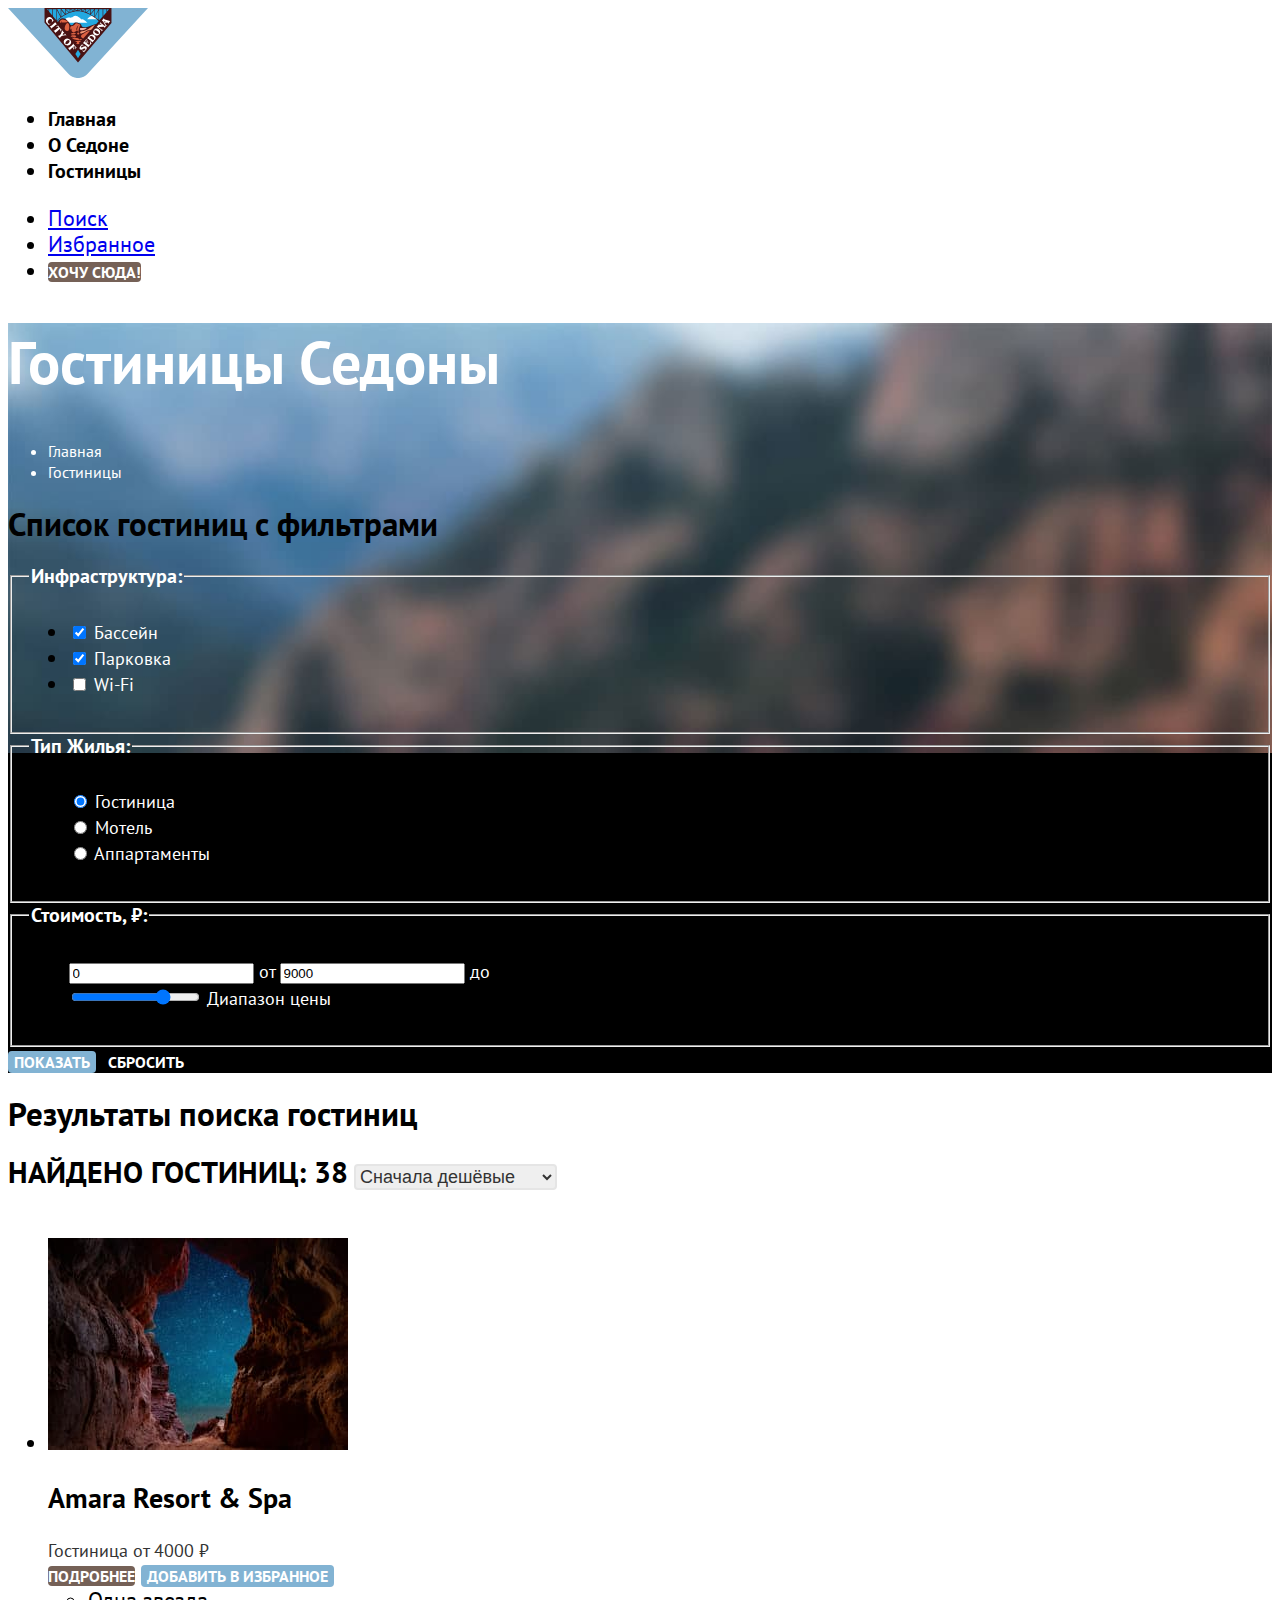
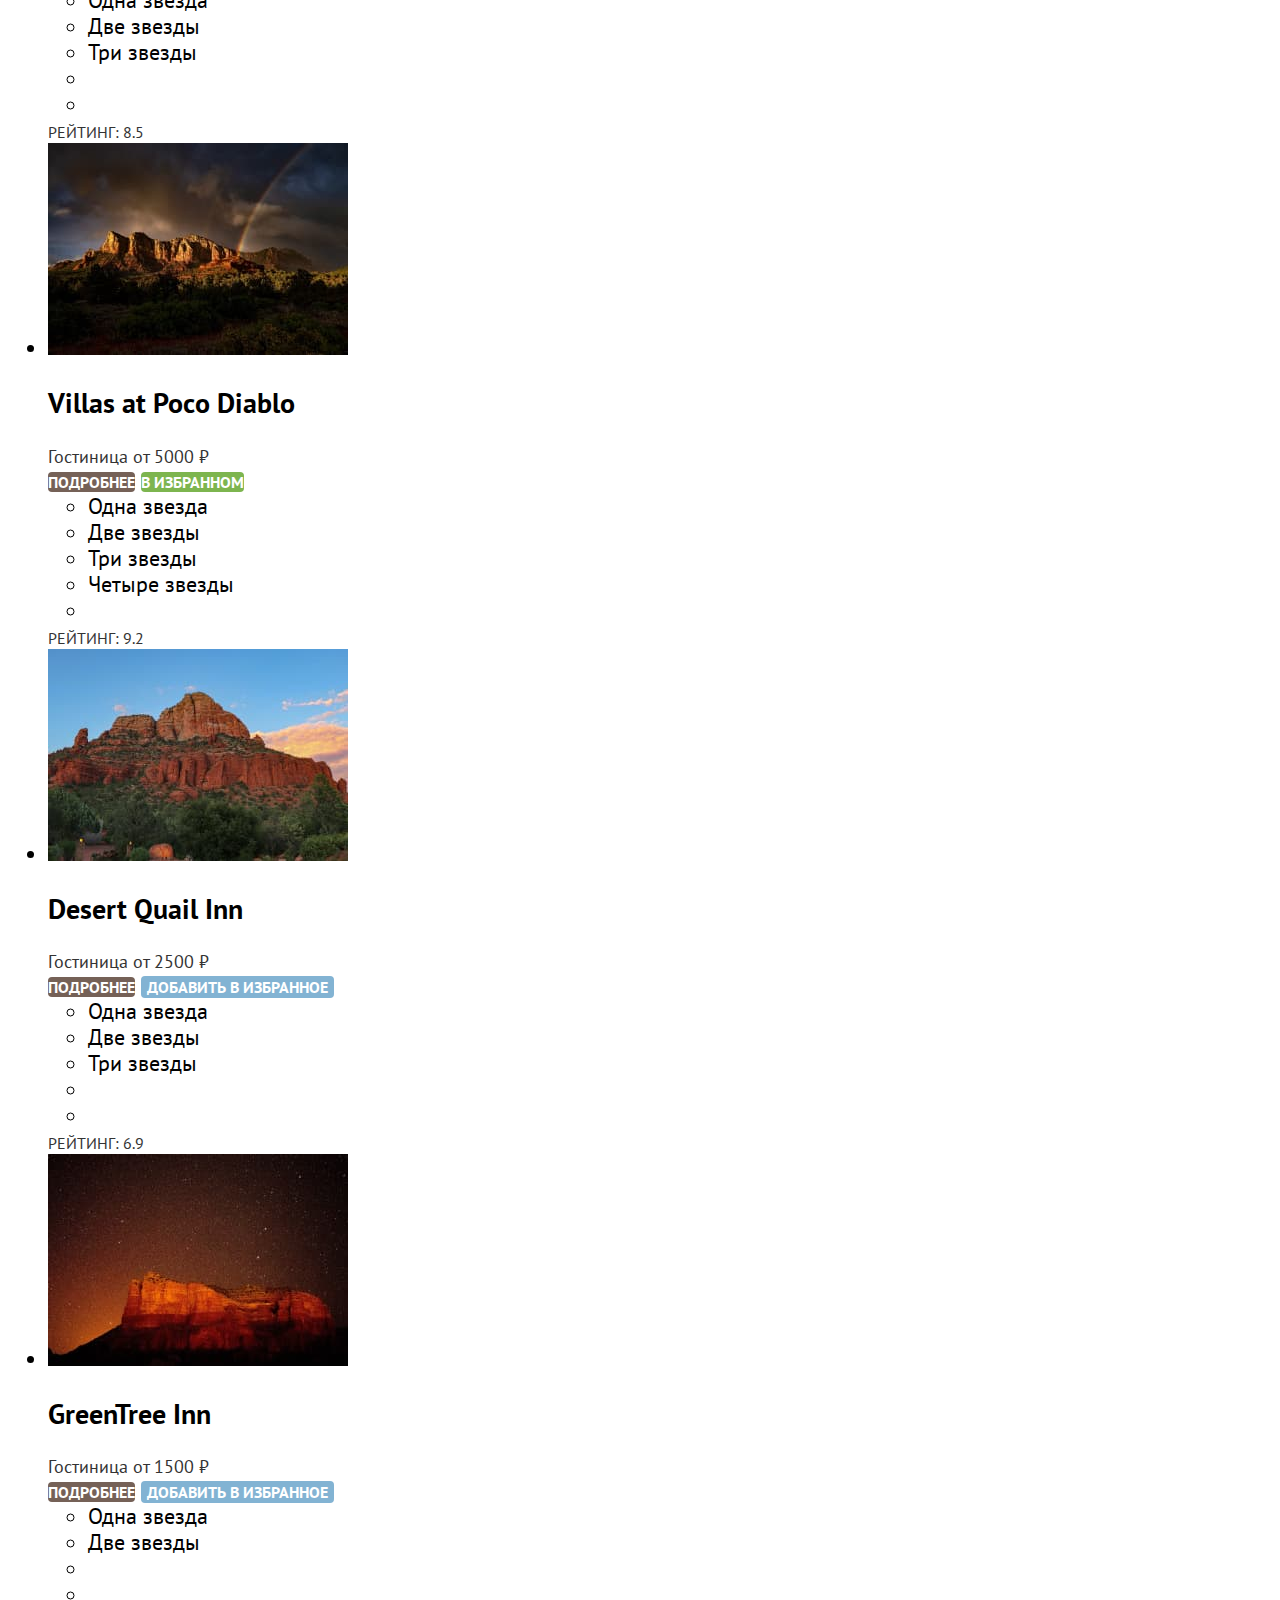
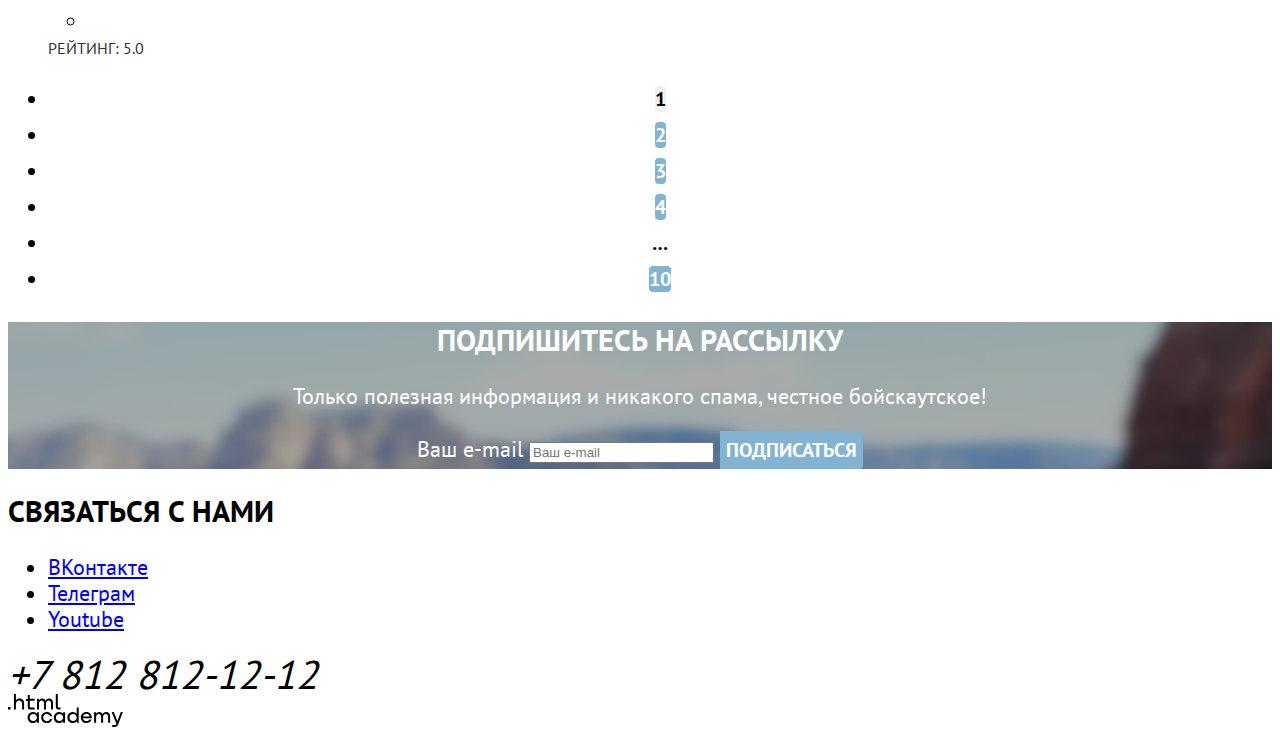
<file: 5/catalog.html>
<!DOCTYPE html>
<html lang="ru">
<head>
  <meta charset="utf-8">
  <title>HTML Academy: Седона - гостиницы</title>
  <link rel="stylesheet" href="styles/styles.css">
  <base href="https://htmlacademy-htmlcss.github.io/2220861-sedona-35/5/">
</head>
<body>
<header class="page-header">
  <div class="page-header-left">
    <a class="navigation-logo-link" href="#">
      <img class="header-logo" src="images/logo.svg" alt="Логотип города Седона" width="140" height="70">
    </a>
    <nav class="navigation">
      <ul class="navigation-list">
        <li class="navigation-item">
          <a class="navigation-link" href="index.html">Главная</a>
        </li>
        <li class="navigation-item">
          <a class="navigation-link" href="#">О Седоне</a>
        </li>
        <li class="navigation-item">
          <span class="navigation-current">Гостиницы</span>
        </li>
      </ul>
    </nav>
  </div>
  <ul class="page-header-user">
    <li class="page-header-user-item">
      <a class="page-header-user-search" href="#">
        <span class="visually-hidden">Поиск</span>
      </a>
    </li>
    <li class="page-header-user-item">
      <a class="page-header-user-fav" href="#">
        <span class="visually-hidden">Избранное</span>
      </a>
    </li>
    <li class="page-header-user-item">
      <a class="button-apply button brown-button" href="#">Хочу сюда!</a>
    </li>
  </ul>
</header>

<main class="main-catalog">
  <div class="hotels-filter-wrapper">
    <section class="catalog-header">
      <h1 class="catalog-header-title">Гостиницы Седоны</h1>
      <ul class="breadcrumbs">
        <li class="breadcrumbs-item">
          <a class="breadcrumbs-link" href="index.html">
            <span class="visually-hidden">Главная</span>
          </a>
        </li>
        <li class="breadcrumbs-item">
          <span class="breadcrumb-current">Гостиницы</span>
        </li>
      </ul>
    </section>

    <div class="catalog-hotels">
      <h2 class="visually-hidden">Список гостиниц с фильтрами</h2>
      <form class="catalog-filter" action="https://echo.htmlacademy.ru/" method="get">
        <fieldset class="catalog-filter-group">
          <legend class="catalog-filter-title">Инфраструктура:</legend>
          <ul class="catalog-filter-list">
            <li class="catalog-filter-item">
              <label class="control">
                <input class="control-input" type="checkbox" name="pool" checked>
                Бассейн
              </label>
            </li>
            <li class="catalog-filter-item">
              <label class="control">
                <input class="control-input" type="checkbox" name="parking" checked>
                Парковка
              </label>
            </li>
            <li class="catalog-filter-item">
              <label class="control">
                <input class="control-input" type="checkbox" name="wifi">
                Wi-Fi
              </label>
            </li>
          </ul>
        </fieldset>

        <fieldset class="catalog-filter-group">
          <legend class="catalog-filter-title">Тип жилья:</legend>
          <ul class="catalog-filter-list">
            <li class="catalog-filter-item">
              <label class="control">
                <input class="control-input" type="radio" name="accommodation-type" value="hotel" checked>
                Гостиница
              </label>
            </li>
            <li class="catalog-filter-item">
              <label class="control">
                <input class="control-input" type="radio" name="accommodation-type" value="care-products">
                Мотель
              </label>
            </li>
            <li class="catalog-filter-item">
              <label class="control">
                <input class="control-input" type="radio" name="accommodation-type" value="apartments">
                Аппартаменты
              </label>
            </li>
          </ul>
        </fieldset>

        <fieldset class="catalog-filter-group">
          <legend class="catalog-filter-title">Стоимость, &#8381;:</legend>
          <ul class="catalog-filter-list">
            <li class="catalog-filter-item">
              <label class="control">
                <input class="control-input" type="text" name="price-from" value="0">
                от
              </label>
              <label class="control">
                <input class="control-input" type="text" name="price-to" value="9000">
                до
              </label>
            </li>
            <li class="catalog-filter-item">
              <label class="control hidden">
                <input class="control-input" type="range" name="price-range" value="9000" min="0" max="12000">
                Диапазон цены
              </label>
            </li>
          </ul>
        </fieldset>
        <div class="catalog-filter-buttons">
          <button class="button blue-button" type="submit">Показать</button>
          <button class="button transparent-button" type="reset">Сбросить</button>
        </div>
      </form>
    </div>
  </div>

  <section class="catalog-results">
    <h2 class="visually-hidden">Результаты поиска гостиниц</h2>

    <div class="catalog-results-display-options">
      <b class="catalog-results-title">Найдено гостиниц: 38</b>
      <select class="select-control" aria-label="Сортировка">
        <option value="cheap">Сначала дешёвые</option>
        <option value="expensive">Сначала дорогие</option>
        <option value="popular">Сначала популярные</option>
      </select>
      <div class="catalog-results-display-options-buttons">
        <a class="button button-selected" href="#">
          <span class="visually-hidden">Показать список</span>
        </a>
        <a class="button" href="#">
          <span class="visually-hidden">Показать карточки</span>
        </a>
        <a class="button" href="#">
          <span class="visually-hidden">Показать таблицу</span>
        </a>
      </div>
    </div>

    <ul class="hotel-list">
      <li class="hotel-card">
        <a class="hotel-card-link" href="#">
          <img class="hotel-card-image" src="images/hotels/hotel-amara.jpg" alt="Amara Resort &amp; Spa" width="300"
               height="212">
          <h3 class="hotel-card-title">Amara Resort &amp; Spa</h3>
        </a>
        <div class="hotel-card-info">
          <span class="hotel-card-type">Гостиница</span>
          <span class="hotel-card-price">от 4000 ₽</span>
        </div>
        <div class="hotel-card-buttons">
          <a class="hotel-card-link-info button brown-button" href="#">Подробнее</a>
          <button class="hotel-card-favourite-add button blue-button" type="button">Добавить в избранное</button>
        </div>
        <div class="hotel-card-rating">
          <ul class="hotel-card-stars">
            <li class="hotel-card-star-item active"><span class="visually-hidden">Одна звезда</span></li>
            <li class="hotel-card-star-item active"><span class="visually-hidden">Две звезды</span></li>
            <li class="hotel-card-star-item active"><span class="visually-hidden">Три звезды</span></li>
            <li class="hotel-card-star-item"></li>
            <li class="hotel-card-star-item"></li>
          </ul>
          <span class="hotel-card-rating-points">Рейтинг: 8.5</span>
        </div>
      </li>
      <li class="hotel-card">
        <a class="hotel-card-link" href="#">
          <img class="hotel-card-image" src="images/hotels/hotel-poco-diablo.jpg" alt="Villas at Poco Diablo"
               width="300" height="212">
          <h3 class="hotel-card-title">Villas at Poco Diablo</h3>
        </a>
        <div class="hotel-card-info">
          <span class="hotel-card-type">Гостиница</span>
          <span class="hotel-card-price">от 5000 ₽</span>
        </div>
        <div class="hotel-card-buttons">
          <a class="hotel-card-link-info button brown-button" href="#">Подробнее</a>
          <span class="hotel-card-favourite-added button green-button">В избранном</span>
        </div>
        <div class="hotel-card-rating">
          <ul class="hotel-card-stars">
            <li class="hotel-card-star-item active"><span class="visually-hidden">Одна звезда</span></li>
            <li class="hotel-card-star-item active"><span class="visually-hidden">Две звезды</span></li>
            <li class="hotel-card-star-item active"><span class="visually-hidden">Три звезды</span></li>
            <li class="hotel-card-star-item active"><span class="visually-hidden">Четыре звезды</span></li>
            <li class="hotel-card-star-item"></li>
          </ul>
          <span class="hotel-card-rating-points">Рейтинг: 9.2</span>
        </div>
      </li>
      <li class="hotel-card">
        <a class="hotel-card-link" href="#">
          <img class="hotel-card-image" src="images/hotels/hotel-quail.jpg" alt="Desert Quail Inn" width="300"
               height="212">
          <h3 class="hotel-card-title">Desert Quail Inn</h3>
        </a>
        <div class="hotel-card-info">
          <span class="hotel-card-type">Гостиница</span>
          <span class="hotel-card-price">от 2500 ₽</span>
        </div>
        <div class="hotel-card-buttons">
          <a class="hotel-card-link-info button brown-button" href="#">Подробнее</a>
          <button class="hotel-card-favourite-add button blue-button" type="button">Добавить в избранное</button>
        </div>
        <div class="hotel-card-rating">
          <ul class="hotel-card-stars">
            <li class="hotel-card-star-item active"><span class="visually-hidden">Одна звезда</span></li>
            <li class="hotel-card-star-item active"><span class="visually-hidden">Две звезды</span></li>
            <li class="hotel-card-star-item active"><span class="visually-hidden">Три звезды</span></li>
            <li class="hotel-card-star-item"></li>
            <li class="hotel-card-star-item"></li>
          </ul>
          <span class="hotel-card-rating-points">Рейтинг: 6.9</span>
        </div>
      </li>
      <li class="hotel-card">
        <a class="hotel-card-link" href="#">
          <img class="hotel-card-image" src="images/hotels/hotel-greentree.jpg" alt="GreenTree Inn" width="300"
               height="212">
          <h3 class="hotel-card-title">GreenTree Inn</h3>
        </a>
        <div class="hotel-card-info">
          <span class="hotel-card-type">Гостиница</span>
          <span class="hotel-card-price">от 1500 ₽</span>
        </div>
        <div class="hotel-card-buttons">
          <a class="hotel-card-link-info button brown-button" href="#">Подробнее</a>
          <button class="hotel-card-favourite-add button blue-button" type="button">Добавить в избранное</button>
        </div>
        <div class="hotel-card-rating">
          <ul class="hotel-card-stars">
            <li class="hotel-card-star-item active"><span class="visually-hidden">Одна звезда</span></li>
            <li class="hotel-card-star-item active"><span class="visually-hidden">Две звезды</span></li>
            <li class="hotel-card-star-item"></li>
            <li class="hotel-card-star-item"></li>
            <li class="hotel-card-star-item"></li>
          </ul>
          <span class="hotel-card-rating-points">Рейтинг: 5.0</span>
        </div>
      </li>
    </ul>

    <ul class="pagination">
      <li class="pagination-item">
        <span class="pagination-current">1</span>
      </li>
      <li class="pagination-item">
        <a class="pagination-link" href="#">2</a>
      </li>
      <li class="pagination-item">
        <a class="pagination-link" href="#">3</a>
      </li>
      <li class="pagination-item">
        <a class="pagination-link" href="#">4</a>
      </li>
      <li class="pagination-item">
        <span class="pagination-break">…</span>
      </li>
      <li class="pagination-item">
        <a class="pagination-link" href="#">10</a>
      </li>
    </ul>

  </section>
</main>

<footer class="page-footer">
  <section class="footer-newsletter">
    <h2 class="page-footer-title">Подпишитесь на рассылку</h2>
    <p class="newsletter-description">Только полезная информация и никакого спама, честное бойскаутское!</p>
    <form class="newsletter-form" action="https://echo.htmlacademy.ru/" method="post">
      <label for="newsletter-email">Ваш e-mail</label>
      <input class="field" placeholder="Ваш e-mail" type="email" name="newsletter-email" id="newsletter-email"
             required>
      <button class="newsletter-button button blue-button" type="submit">
        <span class="visually-hidden">Подписаться</span>
      </button>
    </form>
  </section>

  <section class="footer-social">
    <h2 class="page-footer-title">Связаться с нами</h2>
    <ul class="footer-social-list">
      <li class="footer-social-item">
        <a class="button-vk" href="https://vk.com/htmlacademy">
          <span class="visually-hidden">ВКонтакте</span>
        </a>
      </li>
      <li class="footer-social-item">
        <a class="button-telegram" href="https://t.me/htmlacademy">
          <span class="visually-hidden">Телеграм</span>
        </a>
      </li>
      <li class="footer-social-item">
        <a class="button-youtube" href="https://www.youtube.com/user/htmlacademyru">
          <span class="visually-hidden">Youtube</span>
        </a>
      </li>
    </ul>
    <address class="footer-contacts">
      <a class="footer-contacts-phone" href="tel:+78128121212">+7 812 812-12-12</a>
    </address>
    <a class="footer-logo-link" href="https://htmlacademy.ru/">
      <img class="footer-logo" src="images/logo-htmlacademy.svg" alt="Логотип htmlacademy" width="115" height="33">
    </a>
  </section>
</footer>
</body>
</html>
</file>
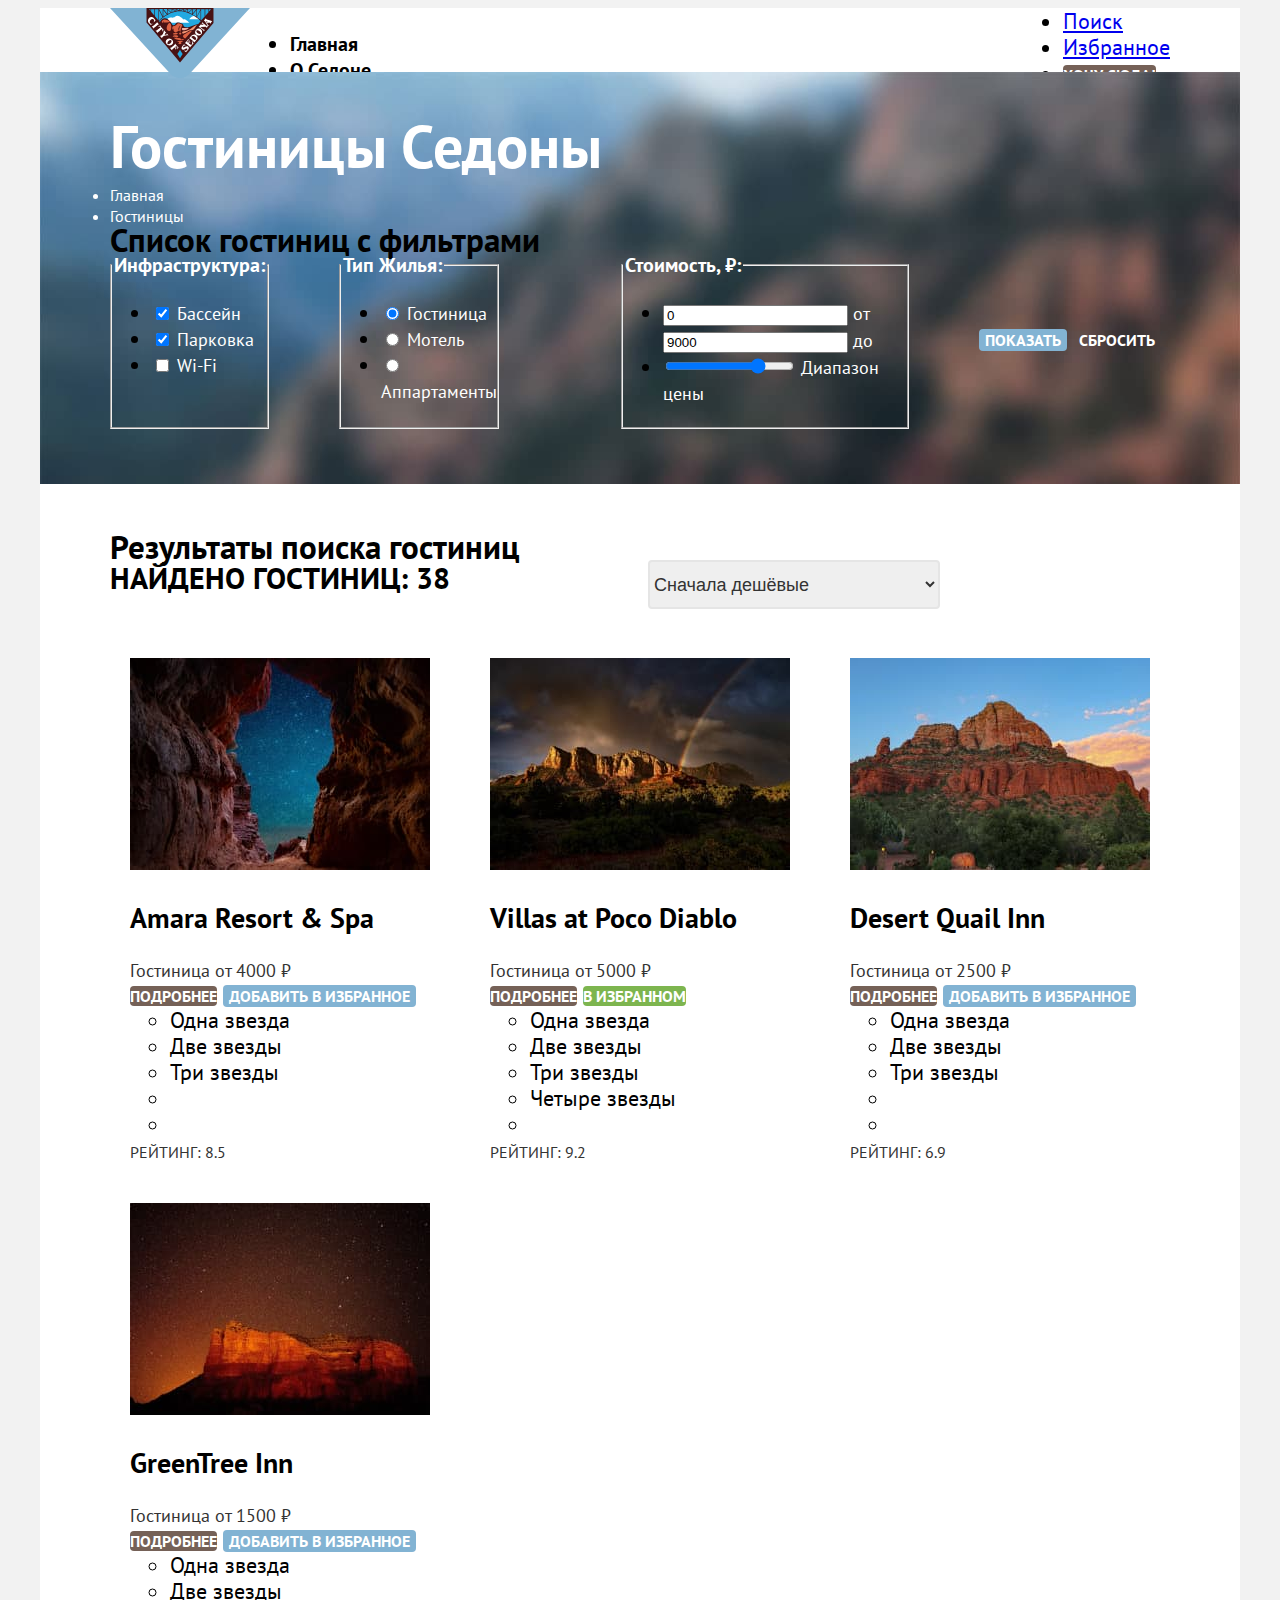
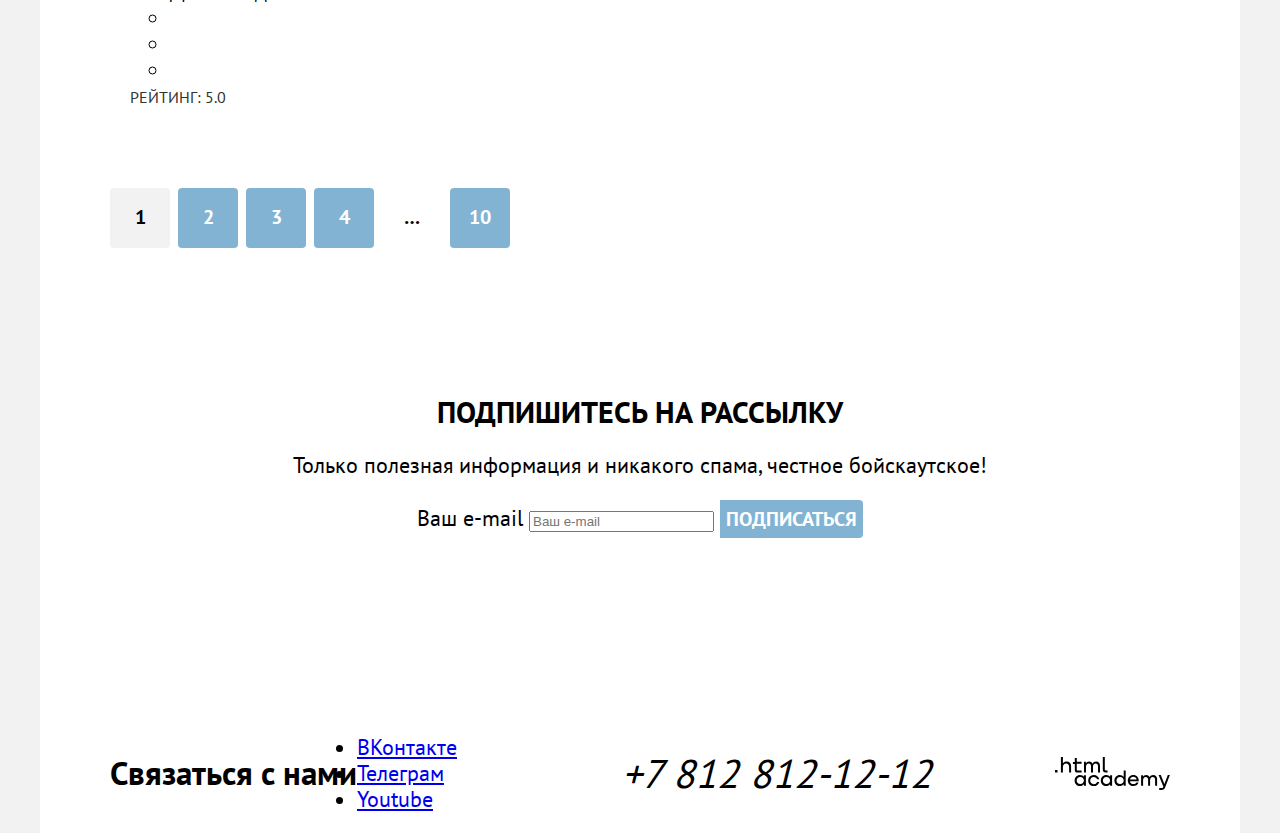
<file: 6/catalog.html>
<!DOCTYPE html>
<html lang="ru">
<head>
  <meta charset="utf-8">
  <title>HTML Academy: Седона - гостиницы</title>
  <link rel="stylesheet" href="styles/styles.css">
  <base href="https://htmlacademy-htmlcss.github.io/2220861-sedona-35/6/">
</head>
<body>
<div class="page-container">
  <header class="page-header">
    <div class="page-header-left">
      <div class="logo-container">
        <a class="navigation-logo-link" href="#">
          <img class="header-logo" src="images/logo.svg" alt="Логотип города Седона" width="140" height="70">
        </a>
      </div>
      <nav class="navigation">
        <ul class="navigation-list">
          <li class="navigation-item">
            <a class="navigation-link" href="index.html">Главная</a>
          </li>
          <li class="navigation-item">
            <a class="navigation-link" href="#">О Седоне</a>
          </li>
          <li class="navigation-item">
            <span class="navigation-current">Гостиницы</span>
          </li>
        </ul>
      </nav>
    </div>
    <ul class="page-header-user">
      <li class="page-header-user-item">
        <a class="page-header-user-search" href="#">
          <span class="visually-hidden">Поиск</span>
        </a>
      </li>
      <li class="page-header-user-item">
        <a class="page-header-user-fav" href="#">
          <span class="visually-hidden">Избранное</span>
        </a>
      </li>
      <li class="page-header-user-item">
        <a class="button-apply button brown-button" href="#">Хочу сюда!</a>
      </li>
    </ul>
  </header>

  <main class="main-container main-catalog">
    <div class="hotels-filter-wrapper">
      <section class="catalog-header">
        <h1 class="catalog-header-title">Гостиницы Седоны</h1>
        <ul class="breadcrumbs">
          <li class="breadcrumbs-item">
            <a class="breadcrumbs-link" href="index.html">
              <span class="visually-hidden">Главная</span>
            </a>
          </li>
          <li class="breadcrumbs-item">
            <span class="breadcrumb-current">Гостиницы</span>
          </li>
        </ul>
      </section>

      <div class="catalog-hotels">
        <h2 class="visually-hidden">Список гостиниц с фильтрами</h2>
        <form class="catalog-filter" action="https://echo.htmlacademy.ru/" method="get">
          <fieldset class="catalog-filter-group filter-infrastructure">
            <legend class="catalog-filter-title">Инфраструктура:</legend>
            <ul class="catalog-filter-list">
              <li class="catalog-filter-item">
                <label class="control">
                  <input class="control-input" type="checkbox" name="pool" checked>
                  Бассейн
                </label>
              </li>
              <li class="catalog-filter-item">
                <label class="control">
                  <input class="control-input" type="checkbox" name="parking" checked>
                  Парковка
                </label>
              </li>
              <li class="catalog-filter-item">
                <label class="control">
                  <input class="control-input" type="checkbox" name="wifi">
                  Wi-Fi
                </label>
              </li>
            </ul>
          </fieldset>

          <fieldset class="catalog-filter-group filter-accommodation-type">
            <legend class="catalog-filter-title">Тип жилья:</legend>
            <ul class="catalog-filter-list">
              <li class="catalog-filter-item">
                <label class="control">
                  <input class="control-input" type="radio" name="accommodation-type" value="hotel" checked>
                  Гостиница
                </label>
              </li>
              <li class="catalog-filter-item">
                <label class="control">
                  <input class="control-input" type="radio" name="accommodation-type" value="care-products">
                  Мотель
                </label>
              </li>
              <li class="catalog-filter-item">
                <label class="control">
                  <input class="control-input" type="radio" name="accommodation-type" value="apartments">
                  Аппартаменты
                </label>
              </li>
            </ul>
          </fieldset>

          <fieldset class="catalog-filter-group filter-price">
            <legend class="catalog-filter-title">Стоимость, &#8381;:</legend>
            <ul class="catalog-filter-list">
              <li class="catalog-filter-item">
                <label class="control">
                  <input class="control-input" type="text" name="price-from" value="0">
                  от
                </label>
                <label class="control">
                  <input class="control-input" type="text" name="price-to" value="9000">
                  до
                </label>
              </li>
              <li class="catalog-filter-item">
                <label class="control hidden">
                  <input class="control-input" type="range" name="price-range" value="9000" min="0" max="12000">
                  Диапазон цены
                </label>
              </li>
            </ul>
          </fieldset>
          <div class="catalog-filter-buttons">
            <button class="button blue-button" type="submit">Показать</button>
            <button class="button transparent-button" type="reset">Сбросить</button>
          </div>
        </form>
      </div>
    </div>

    <section class="catalog-results">
      <h2 class="visually-hidden">Результаты поиска гостиниц</h2>

      <div class="catalog-results-display-options">
        <b class="catalog-results-title">Найдено гостиниц: 38</b>
        <select class="select-control" aria-label="Сортировка">
          <option value="cheap">Сначала дешёвые</option>
          <option value="expensive">Сначала дорогие</option>
          <option value="popular">Сначала популярные</option>
        </select>
        <div class="catalog-results-display-options-buttons">
          <a class="button button-selected" href="#">
            <span class="visually-hidden">Показать список</span>
          </a>
          <a class="button" href="#">
            <span class="visually-hidden">Показать карточки</span>
          </a>
          <a class="button" href="#">
            <span class="visually-hidden">Показать таблицу</span>
          </a>
        </div>
      </div>

      <ul class="hotel-list">
        <li class="hotel-card">
          <a class="hotel-card-link" href="#">
            <img class="hotel-card-image" src="images/hotels/hotel-amara.jpg" alt="Amara Resort &amp; Spa" width="300"
                 height="212">
            <h3 class="hotel-card-title">Amara Resort &amp; Spa</h3>
          </a>
          <div class="hotel-card-info">
            <span class="hotel-card-type">Гостиница</span>
            <span class="hotel-card-price">от 4000 ₽</span>
          </div>
          <div class="hotel-card-buttons">
            <a class="hotel-card-link-info button brown-button" href="#">Подробнее</a>
            <button class="hotel-card-favourite-add button blue-button" type="button">Добавить в избранное</button>
          </div>
          <div class="hotel-card-rating">
            <ul class="hotel-card-stars">
              <li class="hotel-card-star-item active"><span class="visually-hidden">Одна звезда</span></li>
              <li class="hotel-card-star-item active"><span class="visually-hidden">Две звезды</span></li>
              <li class="hotel-card-star-item active"><span class="visually-hidden">Три звезды</span></li>
              <li class="hotel-card-star-item"></li>
              <li class="hotel-card-star-item"></li>
            </ul>
            <span class="hotel-card-rating-points">Рейтинг: 8.5</span>
          </div>
        </li>
        <li class="hotel-card">
          <a class="hotel-card-link" href="#">
            <img class="hotel-card-image" src="images/hotels/hotel-poco-diablo.jpg" alt="Villas at Poco Diablo"
                 width="300" height="212">
            <h3 class="hotel-card-title">Villas at Poco Diablo</h3>
          </a>
          <div class="hotel-card-info">
            <span class="hotel-card-type">Гостиница</span>
            <span class="hotel-card-price">от 5000 ₽</span>
          </div>
          <div class="hotel-card-buttons">
            <a class="hotel-card-link-info button brown-button" href="#">Подробнее</a>
            <span class="hotel-card-favourite-added button green-button">В избранном</span>
          </div>
          <div class="hotel-card-rating">
            <ul class="hotel-card-stars">
              <li class="hotel-card-star-item active"><span class="visually-hidden">Одна звезда</span></li>
              <li class="hotel-card-star-item active"><span class="visually-hidden">Две звезды</span></li>
              <li class="hotel-card-star-item active"><span class="visually-hidden">Три звезды</span></li>
              <li class="hotel-card-star-item active"><span class="visually-hidden">Четыре звезды</span></li>
              <li class="hotel-card-star-item"></li>
            </ul>
            <span class="hotel-card-rating-points">Рейтинг: 9.2</span>
          </div>
        </li>
        <li class="hotel-card">
          <a class="hotel-card-link" href="#">
            <img class="hotel-card-image" src="images/hotels/hotel-quail.jpg" alt="Desert Quail Inn" width="300"
                 height="212">
            <h3 class="hotel-card-title">Desert Quail Inn</h3>
          </a>
          <div class="hotel-card-info">
            <span class="hotel-card-type">Гостиница</span>
            <span class="hotel-card-price">от 2500 ₽</span>
          </div>
          <div class="hotel-card-buttons">
            <a class="hotel-card-link-info button brown-button" href="#">Подробнее</a>
            <button class="hotel-card-favourite-add button blue-button" type="button">Добавить в избранное</button>
          </div>
          <div class="hotel-card-rating">
            <ul class="hotel-card-stars">
              <li class="hotel-card-star-item active"><span class="visually-hidden">Одна звезда</span></li>
              <li class="hotel-card-star-item active"><span class="visually-hidden">Две звезды</span></li>
              <li class="hotel-card-star-item active"><span class="visually-hidden">Три звезды</span></li>
              <li class="hotel-card-star-item"></li>
              <li class="hotel-card-star-item"></li>
            </ul>
            <span class="hotel-card-rating-points">Рейтинг: 6.9</span>
          </div>
        </li>
        <li class="hotel-card">
          <a class="hotel-card-link" href="#">
            <img class="hotel-card-image" src="images/hotels/hotel-greentree.jpg" alt="GreenTree Inn" width="300"
                 height="212">
            <h3 class="hotel-card-title">GreenTree Inn</h3>
          </a>
          <div class="hotel-card-info">
            <span class="hotel-card-type">Гостиница</span>
            <span class="hotel-card-price">от 1500 ₽</span>
          </div>
          <div class="hotel-card-buttons">
            <a class="hotel-card-link-info button brown-button" href="#">Подробнее</a>
            <button class="hotel-card-favourite-add button blue-button" type="button">Добавить в избранное</button>
          </div>
          <div class="hotel-card-rating">
            <ul class="hotel-card-stars">
              <li class="hotel-card-star-item active"><span class="visually-hidden">Одна звезда</span></li>
              <li class="hotel-card-star-item active"><span class="visually-hidden">Две звезды</span></li>
              <li class="hotel-card-star-item"></li>
              <li class="hotel-card-star-item"></li>
              <li class="hotel-card-star-item"></li>
            </ul>
            <span class="hotel-card-rating-points">Рейтинг: 5.0</span>
          </div>
        </li>
      </ul>

      <ul class="pagination">
        <li class="pagination-item pagination-current">
          <span class="pagination-current-inner">1</span>
        </li>
        <li class="pagination-item pagination-link">
          <a class="pagination-link-inner" href="#">2</a>
        </li>
        <li class="pagination-item pagination-link">
          <a class="pagination-link-inner" href="#">3</a>
        </li>
        <li class="pagination-item pagination-link">
          <a class="pagination-link-inner" href="#">4</a>
        </li>
        <li class="pagination-item">
          <span class="pagination-break">…</span>
        </li>
        <li class="pagination-item pagination-link">
          <a class="pagination-link-inner" href="#">10</a>
        </li>
      </ul>

    </section>
  </main>

  <section class="newsletter white">
    <h2 class="newsletter-title">Подпишитесь на рассылку</h2>
    <p class="newsletter-description">Только полезная информация и никакого спама, честное бойскаутское!</p>
    <form class="newsletter-form" action="https://echo.htmlacademy.ru/" method="post">
      <label for="newsletter-email">Ваш e-mail</label>
      <input class="field" placeholder="Ваш e-mail" type="email" name="newsletter-email" id="newsletter-email"
             required>
      <button class="newsletter-button button blue-button" type="submit">
        <span class="visually-hidden">Подписаться</span>
      </button>
    </form>
  </section>

  <footer class="page-footer">
    <section class="footer-contacts">
      <h2 class="visually-hidden">Связаться с нами</h2>
      <ul class="footer-social-list">
        <li class="footer-social-item">
          <a class="button-vk" href="https://vk.com/htmlacademy">
            <span class="visually-hidden">ВКонтакте</span>
          </a>
        </li>
        <li class="footer-social-item">
          <a class="button-telegram" href="https://t.me/htmlacademy">
            <span class="visually-hidden">Телеграм</span>
          </a>
        </li>
        <li class="footer-social-item">
          <a class="button-youtube" href="https://www.youtube.com/user/htmlacademyru">
            <span class="visually-hidden">Youtube</span>
          </a>
        </li>
      </ul>
      <address class="footer-contacts-address">
        <a class="footer-contacts-phone" href="tel:+78128121212">+7 812 812-12-12</a>
      </address>
      <div class="footer-logo-container">
        <a class="footer-logo-link" href="https://htmlacademy.ru/">
          <img class="footer-logo" src="images/logo-htmlacademy.svg" alt="Логотип htmlacademy" width="115" height="33">
        </a>
      </div>
    </section>
  </footer>
</div>
</body>
</html>
</file>
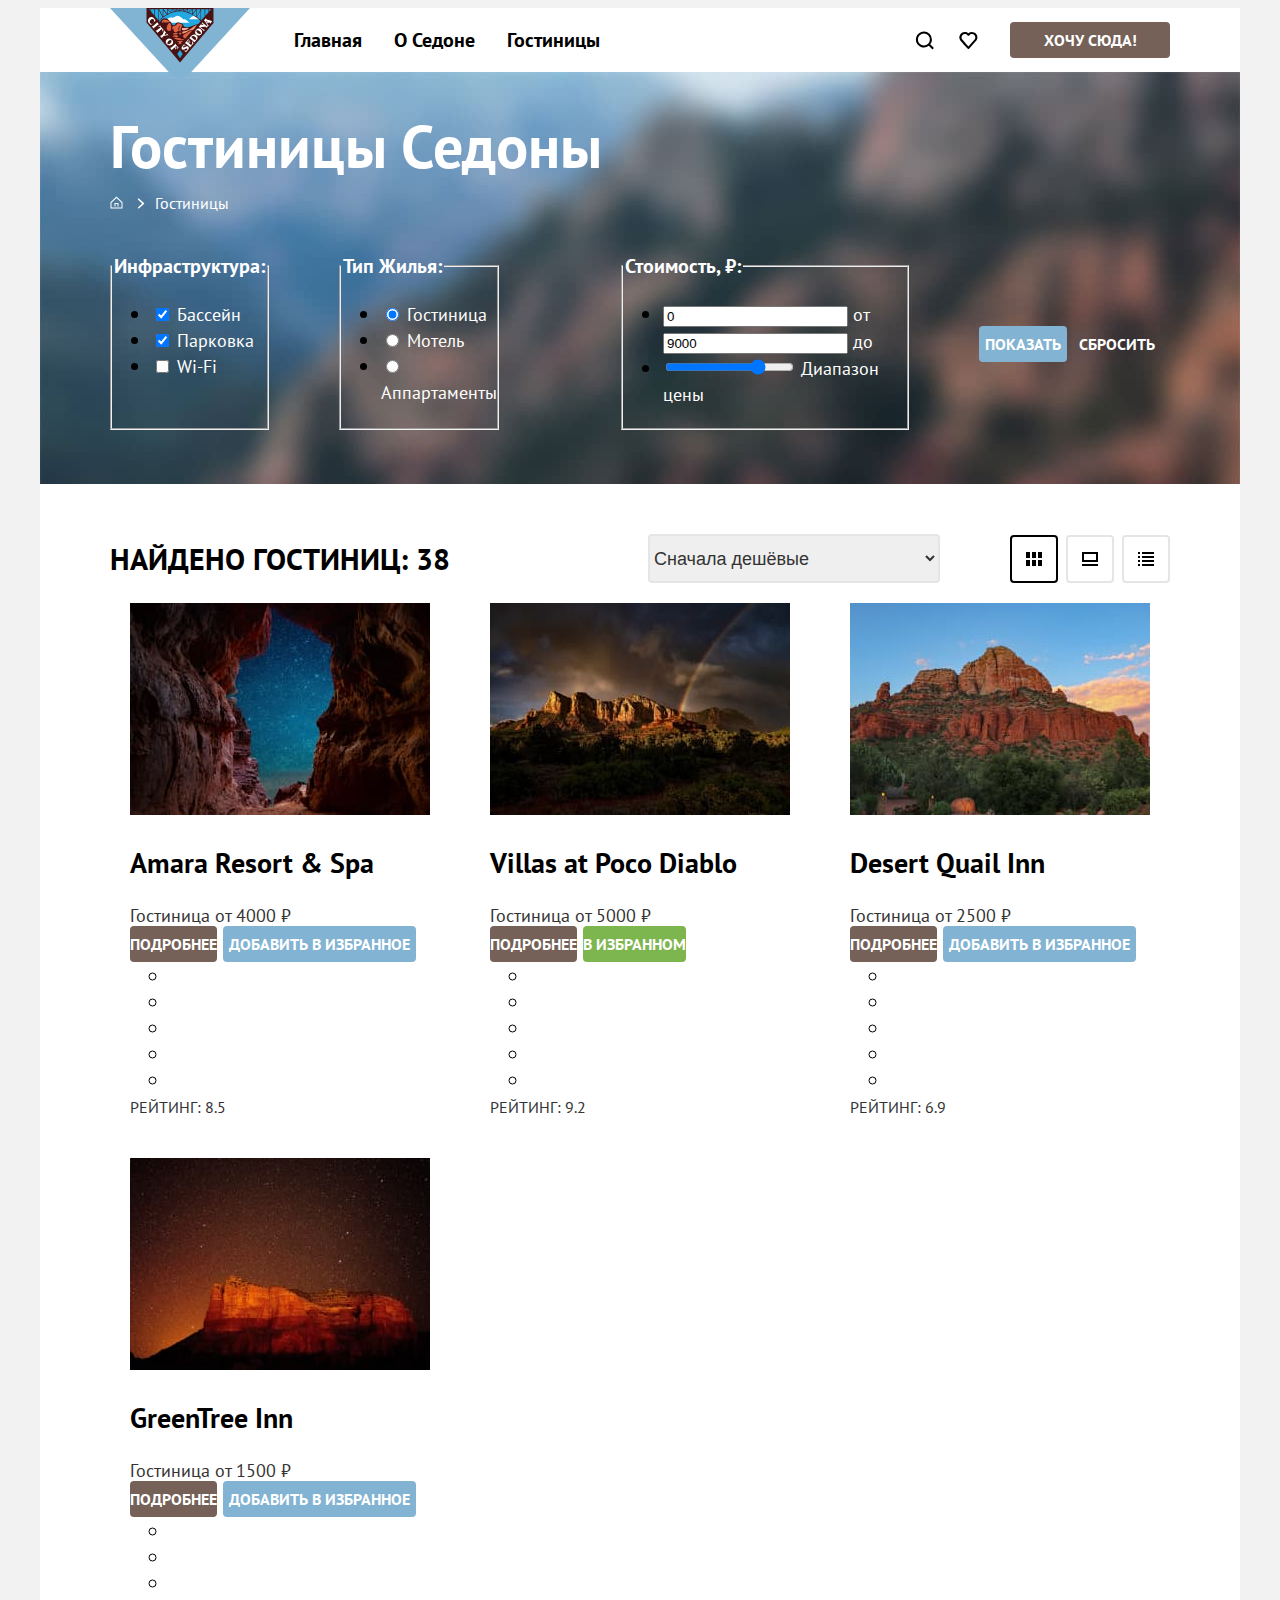
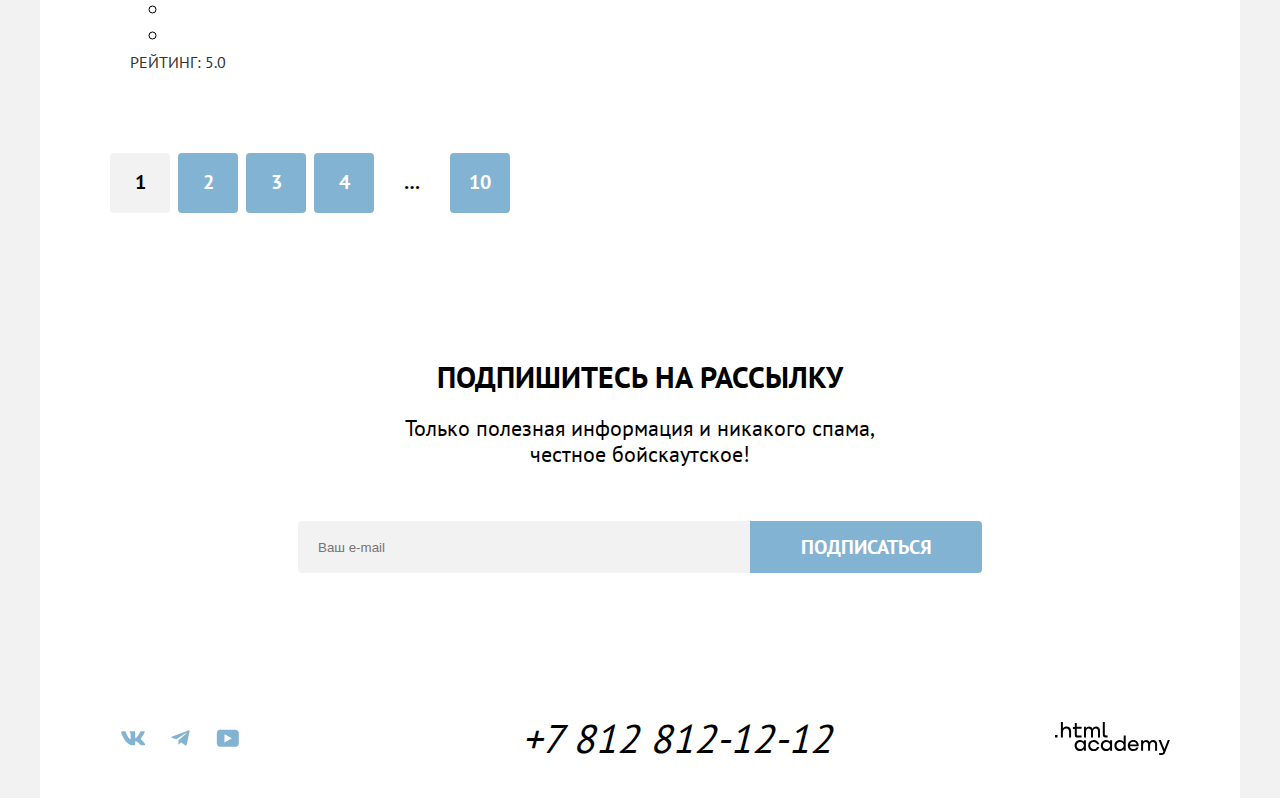
<file: 7/catalog.html>
<!DOCTYPE html>
<html lang="ru">
<head>
  <meta charset="utf-8">
  <title>HTML Academy: Седона - гостиницы</title>
  <link rel="stylesheet" href="styles/styles.css">
  <base href="https://htmlacademy-htmlcss.github.io/2220861-sedona-35/7/">
</head>
<body>
<div class="page-container">
  <header class="page-header">
    <div class="page-header-left">
      <div class="logo-container">
        <a class="navigation-logo-link" href="#">
          <img class="header-logo" src="images/logo.svg" alt="Логотип города Седона" width="140" height="70">
        </a>
      </div>
      <nav class="navigation">
        <ul class="navigation-list">
          <li class="navigation-item">
            <a class="navigation-link" href="index.html">Главная</a>
          </li>
          <li class="navigation-item">
            <a class="navigation-link" href="#">О Седоне</a>
          </li>
          <li class="navigation-item">
            <span class="navigation-current">Гостиницы</span>
          </li>
        </ul>
      </nav>
    </div>
    <ul class="page-header-user">
      <li class="page-header-user-item">
        <a class="navigation-link page-header-user-search" href="#">
          <span class="visually-hidden">Поиск</span>
        </a>
      </li>
      <li class="page-header-user-item">
        <a class="navigation-link navigation-item page-header-user-fav" href="#">
          <span class="visually-hidden">Избранное</span>
        </a>
      </li>
      <li class="page-header-user-item">
        <a class="navigation-link button-apply button brown-button" href="#">Хочу сюда!</a>
      </li>
    </ul>
  </header>

  <main class="main-container main-catalog">
    <div class="hotels-filter-wrapper">
      <section class="catalog-header">
        <h1 class="catalog-header-title">Гостиницы Седоны</h1>
        <ul class="breadcrumbs">
          <li class="breadcrumbs-item">
            <a class="breadcrumbs-link home" href="index.html">
              <span class="visually-hidden">Главная</span>
            </a>
          </li>
          <li class="breadcrumbs-item">
            <span class="breadcrumb-current">Гостиницы</span>
          </li>
        </ul>
      </section>

      <div class="catalog-hotels">
        <h2 class="visually-hidden">Список гостиниц с фильтрами</h2>
        <form class="catalog-filter" action="https://echo.htmlacademy.ru/" method="get">
          <fieldset class="catalog-filter-group filter-infrastructure">
            <legend class="catalog-filter-title">Инфраструктура:</legend>
            <ul class="catalog-filter-list">
              <li class="catalog-filter-item">
                <label class="control">
                  <input class="control-input" type="checkbox" name="pool" checked>
                  Бассейн
                </label>
              </li>
              <li class="catalog-filter-item">
                <label class="control">
                  <input class="control-input" type="checkbox" name="parking" checked>
                  Парковка
                </label>
              </li>
              <li class="catalog-filter-item">
                <label class="control">
                  <input class="control-input" type="checkbox" name="wifi">
                  Wi-Fi
                </label>
              </li>
            </ul>
          </fieldset>

          <fieldset class="catalog-filter-group filter-accommodation-type">
            <legend class="catalog-filter-title">Тип жилья:</legend>
            <ul class="catalog-filter-list">
              <li class="catalog-filter-item">
                <label class="control">
                  <input class="control-input" type="radio" name="accommodation-type" value="hotel" checked>
                  Гостиница
                </label>
              </li>
              <li class="catalog-filter-item">
                <label class="control">
                  <input class="control-input" type="radio" name="accommodation-type" value="care-products">
                  Мотель
                </label>
              </li>
              <li class="catalog-filter-item">
                <label class="control">
                  <input class="control-input" type="radio" name="accommodation-type" value="apartments">
                  Аппартаменты
                </label>
              </li>
            </ul>
          </fieldset>

          <fieldset class="catalog-filter-group filter-price">
            <legend class="catalog-filter-title">Стоимость, &#8381;:</legend>
            <ul class="catalog-filter-list">
              <li class="catalog-filter-item">
                <label class="control">
                  <input class="control-input" type="text" name="price-from" value="0">
                  от
                </label>
                <label class="control">
                  <input class="control-input" type="text" name="price-to" value="9000">
                  до
                </label>
              </li>
              <li class="catalog-filter-item">
                <label class="control hidden">
                  <input class="control-input" type="range" name="price-range" value="9000" min="0" max="12000">
                  Диапазон цены
                </label>
              </li>
            </ul>
          </fieldset>
          <div class="catalog-filter-buttons">
            <button class="button blue-button" type="submit">Показать</button>
            <button class="button transparent-button" type="reset">Сбросить</button>
          </div>
        </form>
      </div>
    </div>

    <section class="catalog-results">
      <h2 class="visually-hidden">Результаты поиска гостиниц</h2>

      <div class="catalog-results-display-options">
        <b class="catalog-results-title">Найдено гостиниц: 38</b>
        <select class="select-control" aria-label="Сортировка">
          <option value="cheap">Сначала дешёвые</option>
          <option value="expensive">Сначала дорогие</option>
          <option value="popular">Сначала популярные</option>
        </select>
        <div class="catalog-results-display-options-buttons">
          <a class="button button-selected display-icons" href="#">
            <span class="visually-hidden">Показать список</span>
          </a>
          <a class="button display-preview" href="#">
            <span class="visually-hidden">Показать карточки</span>
          </a>
          <a class="button display-list" href="#">
            <span class="visually-hidden">Показать таблицу</span>
          </a>
        </div>
      </div>

      <ul class="hotel-list">
        <li class="hotel-card">
          <a class="hotel-card-link" href="#">
            <img class="hotel-card-image" src="images/hotels/hotel-amara.jpg" alt="Amara Resort &amp; Spa" width="300"
                 height="212">
            <h3 class="hotel-card-title">Amara Resort &amp; Spa</h3>
          </a>
          <div class="hotel-card-info">
            <span class="hotel-card-type">Гостиница</span>
            <span class="hotel-card-price">от 4000 ₽</span>
          </div>
          <div class="hotel-card-buttons">
            <a class="hotel-card-link-info button brown-button" href="#">Подробнее</a>
            <button class="hotel-card-favourite-add button blue-button" type="button">Добавить в избранное</button>
          </div>
          <div class="hotel-card-rating">
            <ul class="hotel-card-stars">
              <li class="hotel-card-star-item active"><span class="visually-hidden">Одна звезда</span></li>
              <li class="hotel-card-star-item active"><span class="visually-hidden">Две звезды</span></li>
              <li class="hotel-card-star-item active"><span class="visually-hidden">Три звезды</span></li>
              <li class="hotel-card-star-item"></li>
              <li class="hotel-card-star-item"></li>
            </ul>
            <span class="hotel-card-rating-points">Рейтинг: 8.5</span>
          </div>
        </li>
        <li class="hotel-card">
          <a class="hotel-card-link" href="#">
            <img class="hotel-card-image" src="images/hotels/hotel-poco-diablo.jpg" alt="Villas at Poco Diablo"
                 width="300" height="212">
            <h3 class="hotel-card-title">Villas at Poco Diablo</h3>
          </a>
          <div class="hotel-card-info">
            <span class="hotel-card-type">Гостиница</span>
            <span class="hotel-card-price">от 5000 ₽</span>
          </div>
          <div class="hotel-card-buttons">
            <a class="hotel-card-link-info button brown-button" href="#">Подробнее</a>
            <span class="hotel-card-favourite-added button green-button">В избранном</span>
          </div>
          <div class="hotel-card-rating">
            <ul class="hotel-card-stars">
              <li class="hotel-card-star-item active"><span class="visually-hidden">Одна звезда</span></li>
              <li class="hotel-card-star-item active"><span class="visually-hidden">Две звезды</span></li>
              <li class="hotel-card-star-item active"><span class="visually-hidden">Три звезды</span></li>
              <li class="hotel-card-star-item active"><span class="visually-hidden">Четыре звезды</span></li>
              <li class="hotel-card-star-item"></li>
            </ul>
            <span class="hotel-card-rating-points">Рейтинг: 9.2</span>
          </div>
        </li>
        <li class="hotel-card">
          <a class="hotel-card-link" href="#">
            <img class="hotel-card-image" src="images/hotels/hotel-quail.jpg" alt="Desert Quail Inn" width="300"
                 height="212">
            <h3 class="hotel-card-title">Desert Quail Inn</h3>
          </a>
          <div class="hotel-card-info">
            <span class="hotel-card-type">Гостиница</span>
            <span class="hotel-card-price">от 2500 ₽</span>
          </div>
          <div class="hotel-card-buttons">
            <a class="hotel-card-link-info button brown-button" href="#">Подробнее</a>
            <button class="hotel-card-favourite-add button blue-button" type="button">Добавить в избранное</button>
          </div>
          <div class="hotel-card-rating">
            <ul class="hotel-card-stars">
              <li class="hotel-card-star-item active"><span class="visually-hidden">Одна звезда</span></li>
              <li class="hotel-card-star-item active"><span class="visually-hidden">Две звезды</span></li>
              <li class="hotel-card-star-item active"><span class="visually-hidden">Три звезды</span></li>
              <li class="hotel-card-star-item"></li>
              <li class="hotel-card-star-item"></li>
            </ul>
            <span class="hotel-card-rating-points">Рейтинг: 6.9</span>
          </div>
        </li>
        <li class="hotel-card">
          <a class="hotel-card-link" href="#">
            <img class="hotel-card-image" src="images/hotels/hotel-greentree.jpg" alt="GreenTree Inn" width="300"
                 height="212">
            <h3 class="hotel-card-title">GreenTree Inn</h3>
          </a>
          <div class="hotel-card-info">
            <span class="hotel-card-type">Гостиница</span>
            <span class="hotel-card-price">от 1500 ₽</span>
          </div>
          <div class="hotel-card-buttons">
            <a class="hotel-card-link-info button brown-button" href="#">Подробнее</a>
            <button class="hotel-card-favourite-add button blue-button" type="button">Добавить в избранное</button>
          </div>
          <div class="hotel-card-rating">
            <ul class="hotel-card-stars">
              <li class="hotel-card-star-item active"><span class="visually-hidden">Одна звезда</span></li>
              <li class="hotel-card-star-item active"><span class="visually-hidden">Две звезды</span></li>
              <li class="hotel-card-star-item"></li>
              <li class="hotel-card-star-item"></li>
              <li class="hotel-card-star-item"></li>
            </ul>
            <span class="hotel-card-rating-points">Рейтинг: 5.0</span>
          </div>
        </li>
      </ul>

      <ul class="pagination">
        <li class="pagination-item pagination-current">
          <span class="pagination-current-inner">1</span>
        </li>
        <li class="pagination-item pagination-link">
          <a class="pagination-link-inner" href="#">2</a>
        </li>
        <li class="pagination-item pagination-link">
          <a class="pagination-link-inner" href="#">3</a>
        </li>
        <li class="pagination-item pagination-link">
          <a class="pagination-link-inner" href="#">4</a>
        </li>
        <li class="pagination-item">
          <span class="pagination-break">…</span>
        </li>
        <li class="pagination-item pagination-link">
          <a class="pagination-link-inner" href="#">10</a>
        </li>
      </ul>

    </section>
  </main>

  <section class="newsletter white">
    <h2 class="newsletter-title">Подпишитесь на рассылку</h2>
    <p class="newsletter-description">Только полезная информация и никакого спама,<br> честное бойскаутское!</p>
    <form class="newsletter-form" action="https://echo.htmlacademy.ru/" method="post">
      <label for="newsletter-email" class="visually-hidden">Ваш e-mail</label>
      <input class="field-newsletter-email" placeholder="Ваш e-mail" type="email" name="newsletter-email"
             id="newsletter-email" required>
      <button class="newsletter-button button blue-button" type="submit">
        <span>Подписаться</span>
      </button>
    </form>
  </section>

  <footer class="page-footer">
    <section class="footer-contacts">
      <h2 class="visually-hidden">Связаться с нами</h2>
      <ul class="footer-social-list">
        <li class="footer-social-item">
          <a class="button-vk" href="https://vk.com/htmlacademy">
            <span class="visually-hidden">ВКонтакте</span>
          </a>
        </li>
        <li class="footer-social-item">
          <a class="button-telegram" href="https://t.me/htmlacademy">
            <span class="visually-hidden">Телеграм</span>
          </a>
        </li>
        <li class="footer-social-item">
          <a class="button-youtube" href="https://www.youtube.com/user/htmlacademyru">
            <span class="visually-hidden">Youtube</span>
          </a>
        </li>
      </ul>
      <address class="footer-contacts-address">
        <a class="footer-contacts-phone" href="tel:+78128121212">+7 812 812-12-12</a>
      </address>
      <div class="footer-logo-container">
        <a class="footer-logo-link" href="https://htmlacademy.ru/">
          <img class="footer-logo" src="images/logo-htmlacademy.svg" alt="Логотип htmlacademy" width="115" height="33">
        </a>
      </div>
    </section>
  </footer>
</div>
</body>
</html>
</file>
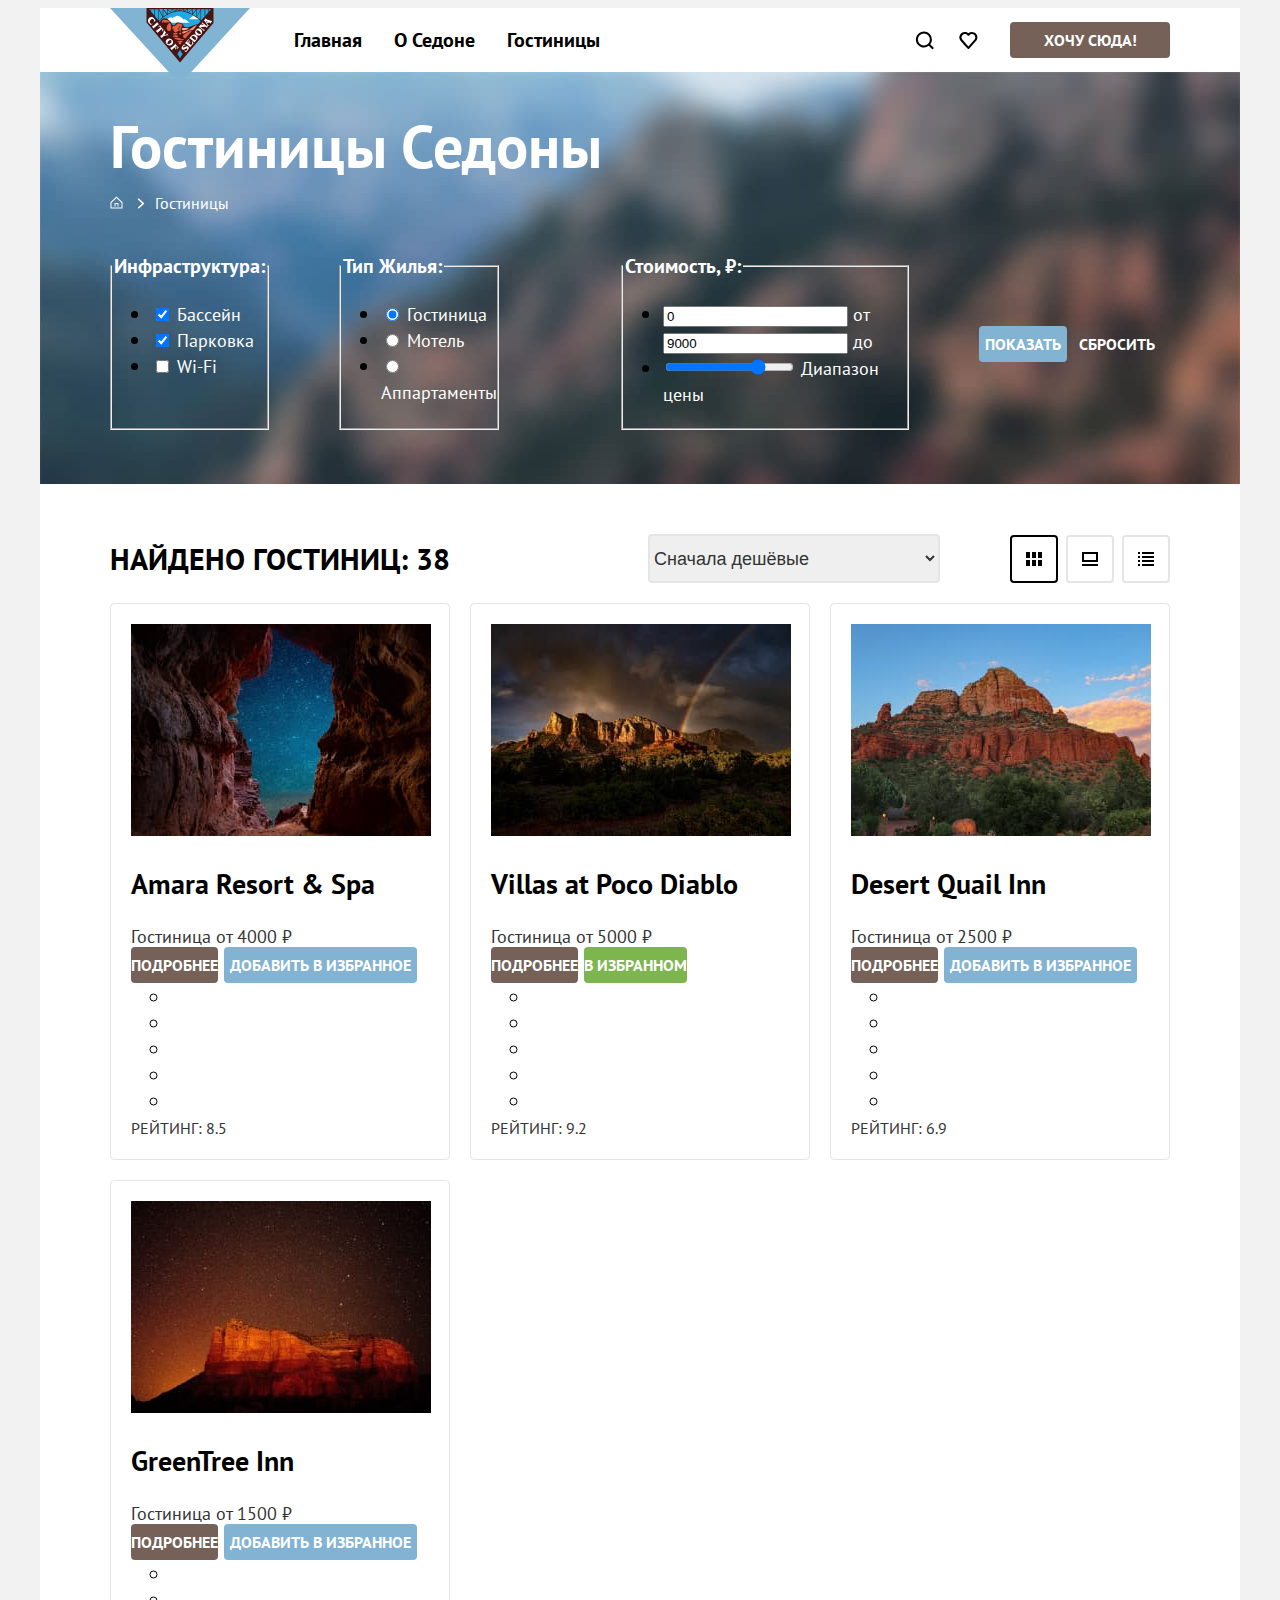
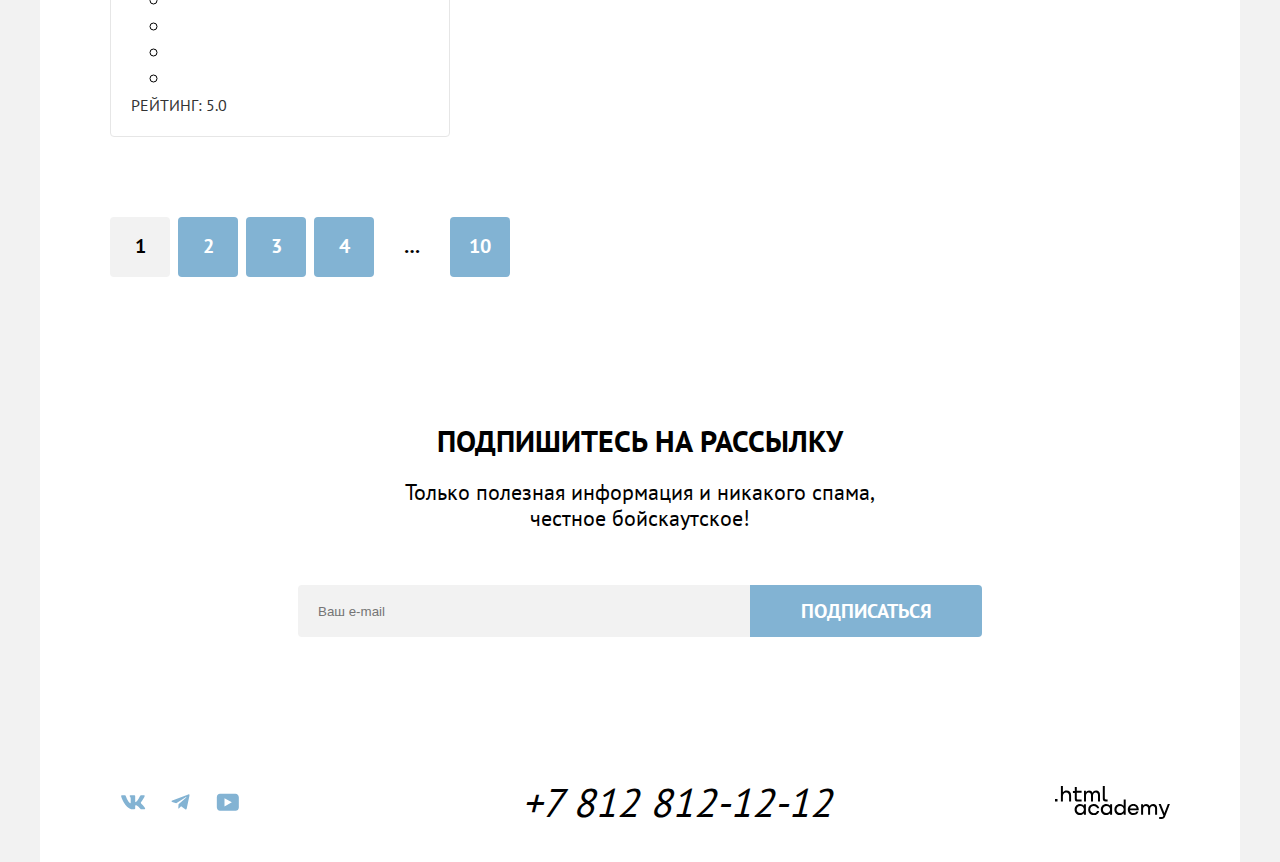
<file: 8/catalog.html>
<!DOCTYPE html>
<html lang="ru">
<head>
  <meta charset="utf-8">
  <title>HTML Academy: Седона - гостиницы</title>
  <link rel="stylesheet" href="styles/styles.css">
  <base href="https://htmlacademy-htmlcss.github.io/2220861-sedona-35/8/">
</head>
<body>
<div class="page-container">
  <header class="page-header">
    <div class="page-header-left">
      <div class="logo-container">
        <a class="navigation-logo-link" href="#">
          <img class="header-logo" src="images/logo.svg" alt="Логотип города Седона" width="140" height="70">
        </a>
      </div>
      <nav class="navigation">
        <h2 class="visually-hidden">Главное меню</h2>
        <ul class="navigation-list">
          <li class="navigation-item">
            <a class="navigation-link" href="index.html">Главная</a>
          </li>
          <li class="navigation-item">
            <a class="navigation-link" href="#">О Седоне</a>
          </li>
          <li class="navigation-item">
            <span class="navigation-current">Гостиницы</span>
          </li>
        </ul>
      </nav>
    </div>
    <ul class="page-header-user">
      <li class="page-header-user-item">
        <a class="navigation-link page-header-user-search" href="#">
          <span class="visually-hidden">Поиск</span>
        </a>
      </li>
      <li class="page-header-user-item">
        <a class="navigation-link navigation-item page-header-user-fav" href="#">
          <span class="visually-hidden">Избранное</span>
        </a>
      </li>
      <li class="page-header-user-item">
        <a class="navigation-link button-apply button brown-button" href="#">Хочу сюда!</a>
      </li>
    </ul>
  </header>

  <main class="main-container main-catalog">
    <div class="hotels-filter-wrapper">
      <section class="catalog-header">
        <h1 class="catalog-header-title">Гостиницы Седоны</h1>
        <ul class="breadcrumbs">
          <li class="breadcrumbs-item">
            <a class="breadcrumbs-link home" href="index.html">
              <span class="visually-hidden">Главная</span>
            </a>
          </li>
          <li class="breadcrumbs-item">
            <span class="breadcrumb-current">Гостиницы</span>
          </li>
        </ul>
      </section>

      <div class="catalog-hotels">
        <h2 class="visually-hidden">Список гостиниц с фильтрами</h2>
        <form class="catalog-filter" action="https://echo.htmlacademy.ru/" method="get">
          <fieldset class="catalog-filter-group filter-infrastructure">
            <legend class="catalog-filter-title">Инфраструктура:</legend>
            <ul class="catalog-filter-list">
              <li class="catalog-filter-item">
                <label class="control">
                  <input class="control-input" type="checkbox" name="pool" checked>
                  Бассейн
                </label>
              </li>
              <li class="catalog-filter-item">
                <label class="control">
                  <input class="control-input" type="checkbox" name="parking" checked>
                  Парковка
                </label>
              </li>
              <li class="catalog-filter-item">
                <label class="control">
                  <input class="control-input" type="checkbox" name="wifi">
                  Wi-Fi
                </label>
              </li>
            </ul>
          </fieldset>

          <fieldset class="catalog-filter-group filter-accommodation-type">
            <legend class="catalog-filter-title">Тип жилья:</legend>
            <ul class="catalog-filter-list">
              <li class="catalog-filter-item">
                <label class="control">
                  <input class="control-input" type="radio" name="accommodation-type" value="hotel" checked>
                  Гостиница
                </label>
              </li>
              <li class="catalog-filter-item">
                <label class="control">
                  <input class="control-input" type="radio" name="accommodation-type" value="care-products">
                  Мотель
                </label>
              </li>
              <li class="catalog-filter-item">
                <label class="control">
                  <input class="control-input" type="radio" name="accommodation-type" value="apartments">
                  Аппартаменты
                </label>
              </li>
            </ul>
          </fieldset>

          <fieldset class="catalog-filter-group filter-price">
            <legend class="catalog-filter-title">Стоимость, &#8381;:</legend>
            <ul class="catalog-filter-list">
              <li class="catalog-filter-item">
                <label class="control">
                  <input class="control-input" type="text" name="price-from" value="0">
                  от
                </label>
                <label class="control">
                  <input class="control-input" type="text" name="price-to" value="9000">
                  до
                </label>
              </li>
              <li class="catalog-filter-item">
                <label class="control hidden">
                  <input class="control-input" type="range" name="price-range" value="9000" min="0" max="12000">
                  Диапазон цены
                </label>
              </li>
            </ul>
          </fieldset>
          <div class="catalog-filter-buttons">
            <button class="button blue-button" type="submit">Показать</button>
            <button class="button transparent-button" type="reset">Сбросить</button>
          </div>
        </form>
      </div>
    </div>

    <section class="catalog-results">
      <h2 class="visually-hidden">Результаты поиска гостиниц</h2>

      <div class="catalog-results-display-options">
        <b class="catalog-results-title">Найдено гостиниц: 38</b>
        <select class="select-control" aria-label="Сортировка">
          <option value="cheap">Сначала дешёвые</option>
          <option value="expensive">Сначала дорогие</option>
          <option value="popular">Сначала популярные</option>
        </select>
        <div class="catalog-results-display-options-buttons">
          <a class="button button-selected display-icons" href="#">
            <span class="visually-hidden">Показать список</span>
          </a>
          <a class="button display-preview" href="#">
            <span class="visually-hidden">Показать карточки</span>
          </a>
          <a class="button display-list" href="#">
            <span class="visually-hidden">Показать таблицу</span>
          </a>
        </div>
      </div>

      <ul class="hotel-list">
        <li class="hotel-card">
          <a class="hotel-card-link" href="#">
            <img class="hotel-card-image" src="images/hotels/hotel-amara.jpg" alt="Amara Resort &amp; Spa" width="300"
                 height="212">
            <h3 class="hotel-card-title">Amara Resort &amp; Spa</h3>
          </a>
          <div class="hotel-card-info">
            <span class="hotel-card-type">Гостиница</span>
            <span class="hotel-card-price">от 4000 ₽</span>
          </div>
          <div class="hotel-card-buttons">
            <a class="hotel-card-link-info button brown-button" href="#">Подробнее</a>
            <button class="hotel-card-favourite-add button blue-button" type="button">Добавить в избранное</button>
          </div>
          <div class="hotel-card-rating">
            <ul class="hotel-card-stars">
              <li class="hotel-card-star-item active"><span class="visually-hidden">Одна звезда</span></li>
              <li class="hotel-card-star-item active"><span class="visually-hidden">Две звезды</span></li>
              <li class="hotel-card-star-item active"><span class="visually-hidden">Три звезды</span></li>
              <li class="hotel-card-star-item"></li>
              <li class="hotel-card-star-item"></li>
            </ul>
            <span class="hotel-card-rating-points">Рейтинг: 8.5</span>
          </div>
        </li>
        <li class="hotel-card">
          <a class="hotel-card-link" href="#">
            <img class="hotel-card-image" src="images/hotels/hotel-poco-diablo.jpg" alt="Villas at Poco Diablo"
                 width="300" height="212">
            <h3 class="hotel-card-title">Villas at Poco Diablo</h3>
          </a>
          <div class="hotel-card-info">
            <span class="hotel-card-type">Гостиница</span>
            <span class="hotel-card-price">от 5000 ₽</span>
          </div>
          <div class="hotel-card-buttons">
            <a class="hotel-card-link-info button brown-button" href="#">Подробнее</a>
            <span class="hotel-card-favourite-added button green-button">В избранном</span>
          </div>
          <div class="hotel-card-rating">
            <ul class="hotel-card-stars">
              <li class="hotel-card-star-item active"><span class="visually-hidden">Одна звезда</span></li>
              <li class="hotel-card-star-item active"><span class="visually-hidden">Две звезды</span></li>
              <li class="hotel-card-star-item active"><span class="visually-hidden">Три звезды</span></li>
              <li class="hotel-card-star-item active"><span class="visually-hidden">Четыре звезды</span></li>
              <li class="hotel-card-star-item"></li>
            </ul>
            <span class="hotel-card-rating-points">Рейтинг: 9.2</span>
          </div>
        </li>
        <li class="hotel-card">
          <a class="hotel-card-link" href="#">
            <img class="hotel-card-image" src="images/hotels/hotel-quail.jpg" alt="Desert Quail Inn" width="300"
                 height="212">
            <h3 class="hotel-card-title">Desert Quail Inn</h3>
          </a>
          <div class="hotel-card-info">
            <span class="hotel-card-type">Гостиница</span>
            <span class="hotel-card-price">от 2500 ₽</span>
          </div>
          <div class="hotel-card-buttons">
            <a class="hotel-card-link-info button brown-button" href="#">Подробнее</a>
            <button class="hotel-card-favourite-add button blue-button" type="button">Добавить в избранное</button>
          </div>
          <div class="hotel-card-rating">
            <ul class="hotel-card-stars">
              <li class="hotel-card-star-item active"><span class="visually-hidden">Одна звезда</span></li>
              <li class="hotel-card-star-item active"><span class="visually-hidden">Две звезды</span></li>
              <li class="hotel-card-star-item active"><span class="visually-hidden">Три звезды</span></li>
              <li class="hotel-card-star-item"></li>
              <li class="hotel-card-star-item"></li>
            </ul>
            <span class="hotel-card-rating-points">Рейтинг: 6.9</span>
          </div>
        </li>
        <li class="hotel-card">
          <a class="hotel-card-link" href="#">
            <img class="hotel-card-image" src="images/hotels/hotel-greentree.jpg" alt="GreenTree Inn" width="300"
                 height="212">
            <h3 class="hotel-card-title">GreenTree Inn</h3>
          </a>
          <div class="hotel-card-info">
            <span class="hotel-card-type">Гостиница</span>
            <span class="hotel-card-price">от 1500 ₽</span>
          </div>
          <div class="hotel-card-buttons">
            <a class="hotel-card-link-info button brown-button" href="#">Подробнее</a>
            <button class="hotel-card-favourite-add button blue-button" type="button">Добавить в избранное</button>
          </div>
          <div class="hotel-card-rating">
            <ul class="hotel-card-stars">
              <li class="hotel-card-star-item active"><span class="visually-hidden">Одна звезда</span></li>
              <li class="hotel-card-star-item active"><span class="visually-hidden">Две звезды</span></li>
              <li class="hotel-card-star-item"></li>
              <li class="hotel-card-star-item"></li>
              <li class="hotel-card-star-item"></li>
            </ul>
            <span class="hotel-card-rating-points">Рейтинг: 5.0</span>
          </div>
        </li>
      </ul>

      <ul class="pagination">
        <li class="pagination-item pagination-current">
          <span class="pagination-current-inner">1</span>
        </li>
        <li class="pagination-item pagination-link">
          <a class="pagination-link-inner" href="#">2</a>
        </li>
        <li class="pagination-item pagination-link">
          <a class="pagination-link-inner" href="#">3</a>
        </li>
        <li class="pagination-item pagination-link">
          <a class="pagination-link-inner" href="#">4</a>
        </li>
        <li class="pagination-item">
          <span class="pagination-break">…</span>
        </li>
        <li class="pagination-item pagination-link">
          <a class="pagination-link-inner" href="#">10</a>
        </li>
      </ul>

    </section>
  </main>

  <footer class="page-footer">
    <section class="newsletter white">
      <h2 class="newsletter-title">Подпишитесь на рассылку</h2>
      <p class="newsletter-description">Только полезная информация и никакого спама,<br> честное бойскаутское!</p>
      <form class="newsletter-form" action="https://echo.htmlacademy.ru/" method="post">
        <label for="newsletter-email" class="visually-hidden">Ваш e-mail</label>
        <input class="field-newsletter-email" placeholder="Ваш e-mail" type="email" name="newsletter-email"
               id="newsletter-email" required>
        <button class="newsletter-button button blue-button" type="submit">
          <span>Подписаться</span>
        </button>
      </form>
    </section>
    <section class="footer-contacts">
      <h2 class="visually-hidden">Связаться с нами</h2>
      <ul class="footer-social-list">
        <li class="footer-social-item">
          <a class="button-vk" href="https://vk.com/htmlacademy">
            <span class="visually-hidden">ВКонтакте</span>
          </a>
        </li>
        <li class="footer-social-item">
          <a class="button-telegram" href="https://t.me/htmlacademy">
            <span class="visually-hidden">Телеграм</span>
          </a>
        </li>
        <li class="footer-social-item">
          <a class="button-youtube" href="https://www.youtube.com/user/htmlacademyru">
            <span class="visually-hidden">Youtube</span>
          </a>
        </li>
      </ul>
      <address class="footer-contacts-address">
        <a class="footer-contacts-phone" href="tel:+78128121212">+7 812 812-12-12</a>
      </address>
      <div class="footer-logo-container">
        <a class="footer-logo-link" href="https://htmlacademy.ru/">
          <img class="footer-logo" src="images/logo-htmlacademy.svg" alt="Логотип htmlacademy" width="115" height="33">
        </a>
      </div>
    </section>
  </footer>
</div>
</body>
</html>
</file>
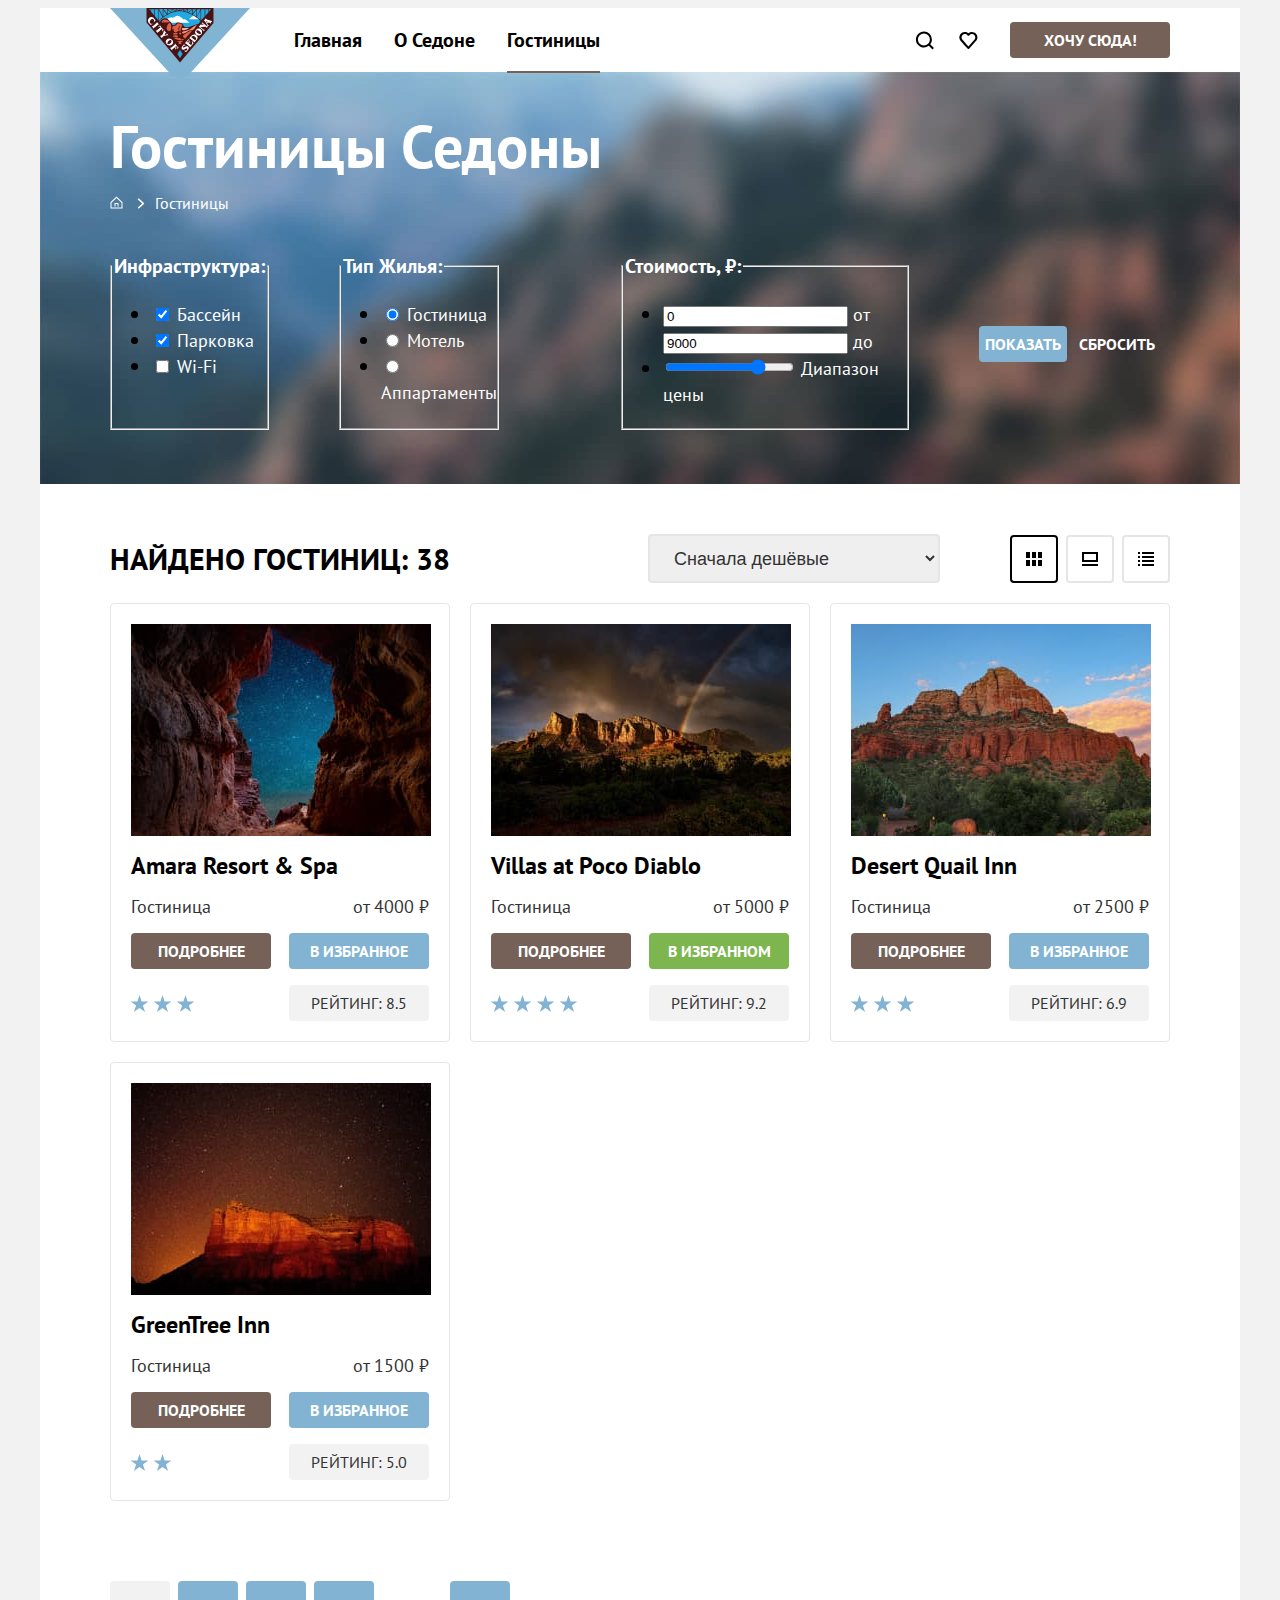
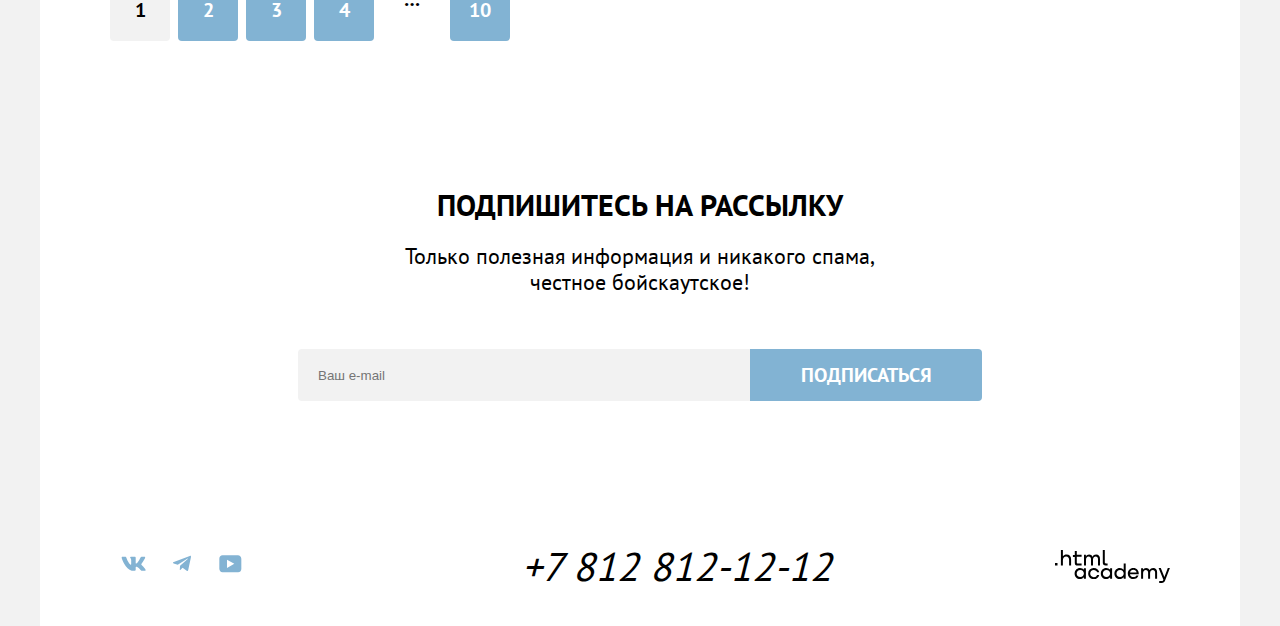
<file: 9/catalog.html>
<!DOCTYPE html>
<html lang="ru">
<head>
  <meta charset="utf-8">
  <title>HTML Academy: Седона - гостиницы</title>
  <link rel="stylesheet" href="styles/styles.css">
  <base href="https://htmlacademy-htmlcss.github.io/2220861-sedona-35/9/">
</head>
<body>
<div class="page-container">
  <header class="page-header">
    <div class="page-header-left">
      <div class="logo-container">
        <a class="navigation-logo-link" href="#">
          <img class="header-logo" src="images/logo.svg" alt="Логотип города Седона" width="140" height="70">
        </a>
      </div>
      <nav class="navigation">
        <h2 class="visually-hidden">Главное меню</h2>
        <ul class="navigation-list">
          <li class="navigation-item">
            <a class="navigation-link" href="index.html">Главная</a>
          </li>
          <li class="navigation-item">
            <a class="navigation-link" href="#">О Седоне</a>
          </li>
          <li class="navigation-item">
            <span class="navigation-current">Гостиницы</span>
          </li>
        </ul>
      </nav>
    </div>
    <ul class="page-header-user">
      <li class="page-header-user-item">
        <a class="navigation-link page-header-user-search" href="#">
          <span class="visually-hidden">Поиск</span>
        </a>
      </li>
      <li class="page-header-user-item">
        <a class="navigation-link navigation-item page-header-user-fav" href="#">
          <span class="visually-hidden">Избранное</span>
        </a>
      </li>
      <li class="page-header-user-item">
        <a class="navigation-link button-apply button brown-button" href="#">Хочу сюда!</a>
      </li>
    </ul>
  </header>

  <main class="main-container main-catalog">
    <div class="hotels-filter-wrapper">
      <section class="catalog-header">
        <h1 class="catalog-header-title">Гостиницы Седоны</h1>
        <ul class="breadcrumbs">
          <li class="breadcrumbs-item">
            <a class="breadcrumbs-link home" href="index.html">
              <span class="visually-hidden">Главная</span>
            </a>
          </li>
          <li class="breadcrumbs-item">
            <span class="breadcrumb-current">Гостиницы</span>
          </li>
        </ul>
      </section>

      <div class="catalog-hotels">
        <h2 class="visually-hidden">Список гостиниц с фильтрами</h2>
        <form class="catalog-filter" action="https://echo.htmlacademy.ru/" method="get">
          <fieldset class="catalog-filter-group filter-infrastructure">
            <legend class="catalog-filter-title">Инфраструктура:</legend>
            <ul class="catalog-filter-list">
              <li class="catalog-filter-item">
                <label class="control">
                  <input class="control-input" type="checkbox" name="pool" checked>
                  Бассейн
                </label>
              </li>
              <li class="catalog-filter-item">
                <label class="control">
                  <input class="control-input" type="checkbox" name="parking" checked>
                  Парковка
                </label>
              </li>
              <li class="catalog-filter-item">
                <label class="control">
                  <input class="control-input" type="checkbox" name="wifi">
                  Wi-Fi
                </label>
              </li>
            </ul>
          </fieldset>

          <fieldset class="catalog-filter-group filter-accommodation-type">
            <legend class="catalog-filter-title">Тип жилья:</legend>
            <ul class="catalog-filter-list">
              <li class="catalog-filter-item">
                <label class="control">
                  <input class="control-input" type="radio" name="accommodation-type" value="hotel" checked>
                  Гостиница
                </label>
              </li>
              <li class="catalog-filter-item">
                <label class="control">
                  <input class="control-input" type="radio" name="accommodation-type" value="care-products">
                  Мотель
                </label>
              </li>
              <li class="catalog-filter-item">
                <label class="control">
                  <input class="control-input" type="radio" name="accommodation-type" value="apartments">
                  Аппартаменты
                </label>
              </li>
            </ul>
          </fieldset>

          <fieldset class="catalog-filter-group filter-price">
            <legend class="catalog-filter-title">Стоимость, &#8381;:</legend>
            <ul class="catalog-filter-list">
              <li class="catalog-filter-item">
                <label class="control">
                  <input class="control-input" type="text" name="price-from" value="0">
                  от
                </label>
                <label class="control">
                  <input class="control-input" type="text" name="price-to" value="9000">
                  до
                </label>
              </li>
              <li class="catalog-filter-item">
                <label class="control hidden">
                  <input class="control-input" type="range" name="price-range" value="9000" min="0" max="12000">
                  Диапазон цены
                </label>
              </li>
            </ul>
          </fieldset>
          <div class="catalog-filter-buttons">
            <button class="button blue-button" type="submit">Показать</button>
            <button class="button transparent-button" type="reset">Сбросить</button>
          </div>
        </form>
      </div>
    </div>

    <section class="catalog-results">
      <h2 class="visually-hidden">Результаты поиска гостиниц</h2>

      <div class="catalog-results-display-options">
        <b class="catalog-results-title">Найдено гостиниц: 38</b>
        <select class="select-control" aria-label="Сортировка">
          <option value="cheap">Сначала дешёвые</option>
          <option value="expensive">Сначала дорогие</option>
          <option value="popular">Сначала популярные</option>
        </select>
        <div class="catalog-results-display-options-buttons">
          <a class="button button-selected display-icons" href="#">
            <span class="visually-hidden">Показать список</span>
          </a>
          <a class="button display-preview" href="#">
            <span class="visually-hidden">Показать карточки</span>
          </a>
          <a class="button display-list" href="#">
            <span class="visually-hidden">Показать таблицу</span>
          </a>
        </div>
      </div>

      <ul class="hotel-list">
        <li class="hotel-card">
          <div class="hotel-card-image-container">
            <a class="hotel-card-link" href="#">
              <img class="hotel-card-image" src="images/hotels/hotel-amara.jpg" alt="Amara Resort &amp; Spa" width="300"
                   height="212">
            </a>
          </div>
          <div class="hotel-card-title-container">
            <a class="hotel-card-link" href="#">
              <h3 class="hotel-card-title">Amara Resort &amp; Spa</h3>
            </a>
          </div>
          <div class="hotel-card-info-type">Гостиница</div>
          <div class="hotel-card-info-price">от 4000 ₽</div>
          <div class="hotel-card-button-details">
            <a class="hotel-card-link-info button brown-button" href="#">Подробнее</a>
          </div>
          <div class="hotel-card-button-fav">
            <button class="hotel-card-favourite-add button blue-button" type="button">В избранное</button>
          </div>
          <div class="hotel-card-rating">
            <ul class="hotel-card-stars">
              <li class="hotel-card-star-item active"><span class="visually-hidden">Одна звезда</span></li>
              <li class="hotel-card-star-item active"><span class="visually-hidden">Две звезды</span></li>
              <li class="hotel-card-star-item active"><span class="visually-hidden">Три звезды</span></li>
              <li class="hotel-card-star-item"></li>
              <li class="hotel-card-star-item"></li>
            </ul>
          </div>
          <div class="hotel-card-rating-points-container">
            <div class="hotel-card-rating-points">Рейтинг: 8.5</div>
          </div>
        </li>

        <li class="hotel-card">
          <div class="hotel-card-image-container">
            <a class="hotel-card-link" href="#">
              <img class="hotel-card-image" src="images/hotels/hotel-poco-diablo.jpg" alt="Villas at Poco Diablo"
                   width="300" height="212">
            </a>
          </div>
          <div class="hotel-card-title-container">
            <a class="hotel-card-link" href="#">
              <h3 class="hotel-card-title">Villas at Poco Diablo</h3>
            </a>
          </div>
          <div class="hotel-card-info-type">Гостиница</div>
          <div class="hotel-card-info-price">от 5000 ₽</div>
          <div class="hotel-card-button-details">
            <a class="hotel-card-link-info button brown-button" href="#">Подробнее</a>
          </div>
          <div class="hotel-card-button-fav">
            <span class="hotel-card-favourite-added button green-button">В избранном</span>
          </div>
          <div class="hotel-card-rating">
            <ul class="hotel-card-stars">
              <li class="hotel-card-star-item active"><span class="visually-hidden">Одна звезда</span></li>
              <li class="hotel-card-star-item active"><span class="visually-hidden">Две звезды</span></li>
              <li class="hotel-card-star-item active"><span class="visually-hidden">Три звезды</span></li>
              <li class="hotel-card-star-item active"><span class="visually-hidden">Четыре звезды</span></li>
              <li class="hotel-card-star-item"></li>
            </ul>
          </div>
          <div class="hotel-card-rating-points-container">
            <div class="hotel-card-rating-points">Рейтинг: 9.2</div>
          </div>
        </li>

        <li class="hotel-card">
          <div class="hotel-card-image-container">
            <a class="hotel-card-link" href="#">
              <img class="hotel-card-image" src="images/hotels/hotel-quail.jpg" alt="Desert Quail Inn" width="300"
                   height="212">
            </a>
          </div>
          <div class="hotel-card-title-container">
            <a class="hotel-card-link" href="#">
              <h3 class="hotel-card-title">Desert Quail Inn</h3>
            </a>
          </div>
          <div class="hotel-card-info-type">Гостиница</div>
          <div class="hotel-card-info-price">от 2500 ₽</div>
          <div class="hotel-card-button-details">
            <a class="hotel-card-link-info button brown-button" href="#">Подробнее</a>
          </div>
          <div class="hotel-card-button-fav">
            <button class="hotel-card-favourite-add button blue-button" type="button">В избранное</button>
          </div>
          <div class="hotel-card-rating">
            <ul class="hotel-card-stars">
              <li class="hotel-card-star-item active"><span class="visually-hidden">Одна звезда</span></li>
              <li class="hotel-card-star-item active"><span class="visually-hidden">Две звезды</span></li>
              <li class="hotel-card-star-item active"><span class="visually-hidden">Три звезды</span></li>
              <li class="hotel-card-star-item"></li>
              <li class="hotel-card-star-item"></li>
            </ul>
          </div>
          <div class="hotel-card-rating-points-container">
            <div class="hotel-card-rating-points">Рейтинг: 6.9</div>
          </div>
        </li>

        <li class="hotel-card">
          <div class="hotel-card-image-container">
            <a class="hotel-card-link" href="#">
              <img class="hotel-card-image" src="images/hotels/hotel-greentree.jpg" alt="GreenTree Inn" width="300"
                   height="212">
            </a>
          </div>
          <div class="hotel-card-title-container">
            <a class="hotel-card-link" href="#">
              <h3 class="hotel-card-title">GreenTree Inn</h3>
            </a>
          </div>
          <div class="hotel-card-info-type">Гостиница</div>
          <div class="hotel-card-info-price">от 1500 ₽</div>
          <div class="hotel-card-button-details">
            <a class="hotel-card-link-info button brown-button" href="#">Подробнее</a>
          </div>
          <div class="hotel-card-button-fav">
            <button class="hotel-card-favourite-add button blue-button" type="button">В избранное</button>
          </div>
          <div class="hotel-card-rating">
            <ul class="hotel-card-stars">
              <li class="hotel-card-star-item active"><span class="visually-hidden">Одна звезда</span></li>
              <li class="hotel-card-star-item active"><span class="visually-hidden">Две звезды</span></li>
              <li class="hotel-card-star-item"></li>
              <li class="hotel-card-star-item"></li>
              <li class="hotel-card-star-item"></li>
            </ul>
          </div>
          <div class="hotel-card-rating-points-container">
            <div class="hotel-card-rating-points">Рейтинг: 5.0</div>
          </div>
        </li>
      </ul>

      <ul class="pagination">
        <li class="pagination-item pagination-current">
          <span class="pagination-current-inner">1</span>
        </li>
        <li class="pagination-item pagination-link">
          <a class="pagination-link-inner" href="#">2</a>
        </li>
        <li class="pagination-item pagination-link">
          <a class="pagination-link-inner" href="#">3</a>
        </li>
        <li class="pagination-item pagination-link">
          <a class="pagination-link-inner" href="#">4</a>
        </li>
        <li class="pagination-item">
          <span class="pagination-break">…</span>
        </li>
        <li class="pagination-item pagination-link">
          <a class="pagination-link-inner" href="#">10</a>
        </li>
      </ul>

    </section>
  </main>

  <footer class="page-footer">
    <section class="newsletter white">
      <h2 class="newsletter-title">Подпишитесь на рассылку</h2>
      <p class="newsletter-description">Только полезная информация и никакого спама,<br> честное бойскаутское!</p>
      <form class="newsletter-form" action="https://echo.htmlacademy.ru/" method="post">
        <label for="newsletter-email" class="visually-hidden">Ваш e-mail</label>
        <input class="field-newsletter-email" placeholder="Ваш e-mail" type="email" name="newsletter-email"
               id="newsletter-email" required>
        <button class="newsletter-button button blue-button" type="submit">
          <span>Подписаться</span>
        </button>
      </form>
    </section>
    <section class="footer-contacts">
      <h2 class="visually-hidden">Связаться с нами</h2>
      <ul class="footer-social-list">
        <li class="footer-social-item">
          <a class="button-vk social-link" href="https://vk.com/htmlacademy" target="_blank">
            <svg class="social-icon" width="48" height="41" fill="none" xmlns="http://www.w3.org/2000/svg">
              <path fill-rule="evenodd" clip-rule="evenodd"
                    d="M35.12 14.8c.16-.54 0-.94-.8-.94H31.7c-.67 0-.98.34-1.15.73 0 0-1.33 3.2-3.22 5.27-.61.6-.9.8-1.23.8-.16 0-.41-.2-.41-.75v-5.1c0-.66-.19-.95-.74-.95h-4.13c-.42 0-.67.3-.67.59 0 .62.95.76 1.04 2.51v3.8c0 .83-.15.98-.48.98-.9 0-3.06-3.2-4.34-6.88-.25-.72-.5-1-1.18-1h-2.62c-.75 0-.9.34-.9.73 0 .68.89 4.07 4.14 8.55 2.17 3.06 5.23 4.72 8 4.72 1.68 0 1.88-.37 1.88-1v-2.32c0-.74.16-.88.7-.88.38 0 1.05.19 2.6 1.66 1.79 1.75 2.08 2.54 3.08 2.54h2.63c.75 0 1.12-.37.9-1.1-.23-.72-1.08-1.77-2.2-3.02-.62-.71-1.54-1.48-1.82-1.86-.39-.5-.28-.71 0-1.15 0 0 3.2-4.42 3.54-5.93Z"
              />
            </svg>
            <span class="visually-hidden">ВКонтакте</span>
          </a>
        </li>
        <li class="footer-social-item">
          <a class="button-telegram social-link" href="https://t.me/htmlacademy" target="_blank">
            <svg class="social-icon" width="48" height="41" fill="none" xmlns="http://www.w3.org/2000/svg">
              <path
                d="M31.79 12.96 15.84 19.1c-1.09.44-1.08 1.05-.2 1.32l4.1 1.28 9.47-5.98c.44-.27.85-.13.52.17l-7.68 6.93-.28 4.22c.41 0 .6-.2.83-.41l1.99-1.94 4.13 3.06c.77.42 1.31.2 1.5-.7l2.72-12.8c.28-1.12-.43-1.62-1.15-1.3Z"/>
            </svg>
            <span class="visually-hidden">Телеграм</span>
          </a>
        </li>
        <li class="footer-social-item">
          <a class="button-youtube social-link" href="https://www.youtube.com/user/htmlacademyru" target="_blank">
            <svg class="social-icon" width="48" height="41" fill="none" xmlns="http://www.w3.org/2000/svg"><path d="M31.94 12.36H16.51c-1.86 0-3.18 1.59-3.18 3.4v10.09c0 1.91 1.32 3.5 3.18 3.5h15.65c1.64 0 3.17-1.59 3.17-3.4v-10.2c-.22-1.8-1.53-3.4-3.39-3.4ZM20.99 24.89v-8.07l7.34 4.04-7.34 4.03Z" /></svg>
            <span class="visually-hidden">Youtube</span>
          </a>
        </li>
      </ul>
      <address class="footer-contacts-address">
        <a class="footer-contacts-phone" href="tel:+78128121212">+7 812 812-12-12</a>
      </address>
      <div class="footer-logo-container">
        <a class="footer-logo-link" href="https://htmlacademy.ru/">
          <svg class="footer-logo" width="115" height="33" fill="none" xmlns="http://www.w3.org/2000/svg">
            <path fill-rule="evenodd" clip-rule="evenodd"
                  d="M8 6.2c.8-1 2-1.7 3.6-1.7 2.7 0 4.6 1.9 4.5 4.9v6.1h-2V9.8c0-1.8-1.1-3.2-2.9-3.2-2 0-3.3 1.5-3.3 3.6v5.3h-2V0h2v6.2H8Zm-8 9.3v-2.6h2.5v2.6H0ZM26.6 4.8h-4.8V1.1h-2v3.8h-1.9v2h1.9v6c0 1.7 1 2.7 2.7 2.7h4.1v-2h-3.7c-.7 0-1.1-.4-1.1-1.1V6.8h4.8v-2Zm11 1.9c.6-1.3 1.9-2.1 3.5-2.1 2.5 0 4 1.8 3.9 4.3v6.5h-2V9.1c0-1.6-.9-2.6-2.4-2.6-1.2 0-2.6.9-2.6 3.3v5.6h-2V9.1c0-1.6-.9-2.6-2.4-2.6C32 6.5 31 8 31 10v5.4h-2V4.8h1.9v1.6h.1c.6-1 1.7-1.8 3.1-1.8 1.6 0 2.8.9 3.4 2.1h.1Zm10.2 6c0 1.7 1 2.7 2.8 2.7h2v-2h-1.7c-.7 0-1.1-.4-1.1-1.1V0h-2v12.7ZM25 17.9c1.7 0 3 .7 3.9 1.8v-1.5h2v10.6h-2v-1.6h-.1c-.8 1.1-2 1.9-3.8 1.9-3.1 0-5.4-2.3-5.4-5.6s2.3-5.6 5.4-5.6Zm-3.3 5.6c0 2 1.4 3.6 3.6 3.6s3.6-1.7 3.6-3.6c0-2-1.4-3.6-3.6-3.6s-3.6 1.6-3.6 3.6ZM44.2 22c-.5-2.4-2.6-4.1-5.4-4.1a5.4 5.4 0 0 0-5.6 5.6c0 3.1 2.2 5.6 5.6 5.6 2.8 0 4.9-1.8 5.4-4.2h-2.1a3.4 3.4 0 0 1-3.3 2.3c-2.2 0-3.6-1.6-3.6-3.6s1.4-3.6 3.6-3.6c1.6 0 2.8 1 3.3 2.2h2.1V22Zm7-4.1c1.7 0 3 .7 3.9 1.8v-1.5h2v10.6h-2v-1.6H55c-.8 1.1-2 1.9-3.8 1.9-3.1 0-5.4-2.3-5.4-5.6s2.3-5.6 5.4-5.6Zm-3.3 5.6c0 2 1.4 3.6 3.6 3.6 2.1 0 3.6-1.7 3.6-3.6 0-2-1.4-3.6-3.6-3.6s-3.6 1.6-3.6 3.6Zm20.8-3.7c-.9-1.1-2.2-1.9-3.9-1.9-3.1 0-5.4 2.3-5.4 5.6s2.2 5.6 5.4 5.6c1.7 0 3-.8 3.8-1.8h.1v1.5h2V13.4h-2v6.4Zm-3.6 7.3c-2.2 0-3.6-1.6-3.6-3.6s1.4-3.6 3.6-3.6 3.6 1.6 3.6 3.6c-.1 2-1.5 3.6-3.6 3.6Zm7.7-3.6c0-3.1 2.2-5.6 5.5-5.6 3.5 0 5.7 2.7 5.5 6.3H75c.1 1.6 1.5 2.9 3.4 2.9 1.4 0 2.5-.6 3-1.6h2.1c-.7 2.3-2.7 3.6-5.2 3.6-3.4 0-5.5-2.6-5.5-5.6Zm8.8-1.1c-.3-1.6-1.6-2.6-3.3-2.6-1.7 0-2.9 1.1-3.2 2.6h6.5Zm16.6-4.5c-1.6 0-2.9.8-3.6 2h-.1c-.6-1.2-1.8-2-3.4-2-1.4 0-2.5.7-3.1 1.8v-1.5h-1.9v10.6h2v-5.4c0-2 1-3.4 2.6-3.5 1.5 0 2.4 1 2.4 2.6v6.3h2v-5.6c0-2.4 1.4-3.3 2.6-3.3 1.5 0 2.4 1 2.4 2.6v6.3h2v-6.5c.1-2.6-1.4-4.4-3.9-4.4Zm7.6.2 3.6 8.9 3.4-8.9h2.1l-4.7 12.2c-.7 1.8-1.7 2.6-3.5 2.6h-2.5v-2h2.5c1 0 1.4-.3 1.7-1.2l-4.8-11.6h2.2Z"/>
          </svg>
        </a>
      </div>
    </section>
  </footer>
</div>
</body>
</html>
</file>
<file: styles/styles.css>
@font-face {
  font-family: "PT Sans";
  font-style: normal;
  font-weight: 400;
  src: url("../fonts/ptsans-400.woff2") format("woff2");
  font-display: swap;
}

@font-face {
  font-family: "PT Sans";
  font-style: normal;
  font-weight: 700;
  src: url("../fonts/ptsans-700.woff2") format("woff2");
  font-display: swap;
}

html {
  height: 100%;
}

body {
  min-height: 100%;
  font-family: "PT Sans", sans-serif;
  font-size: 22px;
  line-height: 26px;
  color: #000000;
  background-color: #f2f2f2;
  font-weight: 400;
}

.page-container {
  width: 1200px;
  margin: 0 auto;
  background-color: #ffffff;
  flex-grow: 1;
  display: flex;
  flex-direction: column;
}

h2 {
  margin: 0;
  padding: 0;
}

.visually-hidden {
  position: absolute;
  width: 1px;
  height: 1px;
  margin: -1px;
  padding: 0;
  border: 0;
  clip: rect(0 0 0 0);
  overflow: hidden;
}

.main-container {
  margin: 0;
}

.page-header {
  min-height: 64px;
  display: flex;
  margin: 0;
  padding: 0;
}

.page-header-left {
  width: 670px;
  padding: 0 0 0 70px;
  display: flex;
  position: absolute;
}

.logo-container {
  z-index: 10;
  margin-right: 28px;
}

.header-logo {
  display: block;
}

.navigation {
  width: 100%;
}

.navigation a {
  text-decoration: none;
}

.navigation-list {
  margin: 0;
  padding: 0;
  list-style: none;
  display: flex;
  flex-wrap: wrap;
  width: 100%;
  align-items: stretch;
}

.navigation-link,
.navigation-current {
  text-decoration: none;
  display: block;
}

.navigation-list li {
  padding: 20px 16px 0 16px;
}

.navigation-list a:hover,
.navigation-current {
  border-bottom: 2px solid #756257;
  padding-bottom: 19px;
}

.navigation-list .navigation-current,
.navigation-list .navigation-link {
  font-weight: 700;
  font-size: 20px;
  line-height: 24px;
  color: #000000;
}

.page-header-user {
  max-width: 300px;
  margin: 0 70px 0 auto;
  padding: 0;
  display: flex;
  list-style: none;
  align-items: center;
}

.page-header-user-search,
.page-header-user-fav {
  min-width: 44px;
  min-height: 64px;
}

.page-header-user-item .button-apply {
  width: 160px;
}

.page-header-user-item:nth-last-child(2) {
  margin-right: 20px;
}

.page-header-user .page-header-user-search {
  background: #ffffff url("../images/icons/search.svg") center center no-repeat;
}

.page-header-user .page-header-user-fav {
  background: #ffffff url("../images/icons/heart.svg") center center no-repeat;
}

.button {
  font-family: inherit;
  font-weight: 700;
  font-size: 16px;
  line-height: 20px;
  text-decoration: none;
  text-align: center;
  text-transform: uppercase;
  border-radius: 4px;
  color: #ffffff;
  border: none;
  padding-top: 8px;
  padding-bottom: 8px;
  display: inline-block;
}

.button:hover {
  cursor: pointer;
}

.brown-button {
  background-color: #756157;
  color: #ffffff;
}

.brown-button:hover,
.brown-button:focus {
  background-color: #615048;
}

.brown-button:active {
  color: rgba(255, 255, 255, 0.3);
  background-color: #756157;
}

.blue-button {
  background-color: #82b3d3;
  color: #ffffff;
}

.blue-button:hover,
.blue-button:focus {
  background-color: #68a2ca;
}

.blue-button:active {
  color: rgba(255, 255, 255, 0.3);
  background-color: #82b3d3;
}

.green-button {
  color: #ffffff;
  background: #7db54f;
}

.green-button:hover,
.green-button:focus {
  background-color: #6c9e42;
}

.green-button:active {
  color: rgba(255, 255, 255, 0.3);
  background-color: #7db54f;
}

.transparent-button {
  color: #ffffff;
  background: none;
}

.transparent-button:hover {
  opacity: 0.6;
}

.transparent-button:focus {
  border: 3px solid #83b3d3;
}

.transparent-button:active {
  border: 3px solid #83b3d3;
}

.button-search {
  font-size: 20px;
  line-height: 36px;
  width: 375px;
}

.newsletter-form {
  display: flex;
  justify-content: center;
}

.field-newsletter-email {
  width: 452px;
  padding: 12px 20px;
  height: 52px;
  background: #F2F2F2;
  border-radius: 4px 0 0 4px;
  box-sizing: border-box;
  border: none;
}

.newsletter-button {
  font-size: 20px;
  line-height: 36px;
  border-radius: 0 4px 4px 0;
  width: 232px;
}

.main-banner {
  color: #000000;
  background-size: 100% auto;
  background: #eaeaea url("../images/background-hero.jpg") no-repeat top center;
  text-align: center;
  height: 485px;
}

.main-banner-welcome {
  padding-top: 51px;
}

.advantages-container {
  padding-top: 69px;
  min-height: 282px;
  box-sizing: border-box;
}

.advantages .advantages-header {
  margin: 0 auto 25px auto;
  font-weight: 700;
  font-size: 30px;
  line-height: 36px;
  text-align: center;
  text-transform: uppercase;
}

.advantages .advantages-note {
  font-size: 22px;
  line-height: 26px;
  text-align: center;
  color: #333333;
}

.advantages-list {
  margin: 0;
  padding: 0;
  display: grid;
  list-style: none;
  grid-template-columns: 400px 400px 400px;
  grid-template-rows: 384px 384px 384px 384px;
}

.advantages-item {
  width: 400px;
  min-height: 384px;
  padding: 92px 85px;
  box-sizing: border-box;
}

.advantages-item-picture {
  width: 800px;
  grid-column: auto / span 2;
}

.advantages-item-picture img {
  display: block;
}

.advantages-item .advantages-title {
  font-weight: 700;
  font-size: 24px;
  line-height: 28px;
  text-align: center;
  text-transform: uppercase;
  width: 175px;
  margin: 0 auto 30px;
}

.advantages-item .advantages-description {
  margin: 0;
  padding: 0;
  font-size: 18px;
  line-height: 21px;
  text-align: center;
}

.advantages-item.blue {
  background-color: #82B3D3;
  color: #FFFFFF;
}

.advantages-item.light-gray {
  background-color: rgba(131, 179, 211, 0.12);
}

.advantages-item.dark-gray {
  background-color: rgba(131, 179, 211, 0.2);
}

.advantages-item.light-gray .advantages-title,
.advantages-item.dark-gray .advantages-title,
.advantages-item.with-icon .advantages-title {
  color: #000000;
}

.advantages-item.light-gray .advantages-description,
.advantages-item.dark-gray .advantages-description,
.advantages-item.with-icon .advantages-description {
  color: #333333;
}

.advantages-item.house {
  background: rgba(131, 179, 211, 0.12);
}

.advantages-item::before {
  display: flex;
  justify-content: center;
  margin-bottom: 30px;
}

.advantages-item.house::before {
  content: url("../images/icons/advantage-house.svg");
}

.advantages-item.burger {
  background: #ffffff;
}

.advantages-item.burger::before {
  content: url("../images/icons/advantage-food.svg");
}

.advantages-item.giftbox {
  background: rgba(131, 179, 211, 0.12);
}

.advantages-item.giftbox::before {
  content: url("../images/icons/advantage-gift.svg");
}

.advantages-item:not(.with-icon) .advantages-title {
  margin-bottom: 60px;
}

.advantages-item:not(.with-icon) .advantages-title::after {
  content: '';
  width: 60px;
  height: 2px;
  display: block;
  margin: 0 auto 30px;
  position: relative;
  top: 30px;
}

.advantages-item.blue .advantages-title::after {
  background-color: rgba(255, 255, 255, 0.3);
}

.advantages-item.light-gray .advantages-title::after,
.advantages-item.dark-gray .advantages-title::after {
  background-color: rgba(0, 0, 0, 0.3);
}

.advantages-item.with-icon {
  padding: 81px 85px;
}

.search {
  text-align: center;
  min-height: 406px;
  padding-top: 96px;
  box-sizing: border-box;
}

.search-interested {
  font-weight: 700;
  font-size: 30px;
  line-height: 36px;
  text-transform: uppercase;
}

.search-description {
  font-size: 22px;
  line-height: 26px;
  color: #333333;
}

.newsletter {
  background: #000000 url("../images/background-subscribe.jpg") no-repeat top center;
  background-size: 100% auto;
  color: #ffffff;
  text-align: center;
  min-height: 415px;
  padding-top: 96px;
  box-sizing: border-box;
}

.newsletter-title {
  font-weight: 700;
  font-size: 30px;
  line-height: 36px;
  text-transform: uppercase;
  margin: 0 0 20px 0;
  padding: 0;
}

.newsletter-description {
  font-weight: 400;
  font-size: 22px;
  line-height: 26px;
  text-align: center;
  margin: 0 0 54px 0;
  padding: 0;
}

.footer-contacts {
  margin: 0;
  padding: 0 0 0 70px;
  height: 120px;
  display: flex;
  justify-content: space-between;
  align-items: center;
}

.footer-social-list {
  width: 189px;
  margin: 0;
  padding: 0;
  display: flex;
  flex-wrap: wrap;
  list-style-type: none;
}

.footer-social-item a {
  min-height: 40px;
  min-width: 47px;
  display: block;
}

.social-icon {
  fill: #83b3d3;
}

.social-link:hover .social-icon,
.social-link:focus .social-icon {
  fill: #68A2CA;
}

.social-link:active .social-icon {
  fill: rgba(104, 162, 202, 0.3);
}

.footer-contacts-address {
  flex-grow: 1;
  min-width: 331px;
  text-align: center;
}

.footer-contacts-phone {
  font-size: 40px;
  line-height: 40px;
  text-transform: uppercase;
  text-decoration: none;
  color: #000000;
}

.footer-contacts-phone:hover,
.footer-contacts-phone:focus {
  color: #756157;
}

.footer-contacts-phone:active {
  color: rgba(117, 97, 87, 0.3);
}

.footer-logo-container {
  width: 115px;
  margin-right: 70px;
}

.footer-logo-container svg {
  display: block;
  fill: #000000;
}

.footer-logo-container:hover svg,
.footer-logo-container:focus svg {
  fill: #756157;
}

.footer-logo-container:active svg {
  fill: rgba(117, 97, 87, 0.3);
}

/* Catalog specific */

.hotels-filter-wrapper {
  background: #000000 url("../images/background-catalog.jpg") no-repeat center top;
  background-size: 100% 100%;
  min-height: 412px;
  padding: 35px 70px;
  box-sizing: border-box;
}

.catalog-filter-group {
  padding: 0;
  margin: 0;
  box-sizing: border-box;
}

.filter-infrastructure {
  width: 152px;
  margin-right: 70px;
}

.filter-accommodation-type {
  width: 152px;
  margin-right: auto;
}

.filter-price {
  width: 288px;
  margin-right: 70px;
}

.filter-price input[type=text] {
  padding: 12px 40px 12px 20px;
  font-weight: 700;
  font-size: 18px;
  line-height: 24px;
  color: #000000;
  border: none;
  outline: none;
  box-sizing: border-box;
  height: 48px;
  width: 143px;
  background: #f2f2f2;
}

.filter-price input[type=text]:hover {
  background: #e6e6e6;
}

.filter-price input[type=text]:focus {
  background: #e6e6e6;
  outline: 3px solid #83B3D3;
}

.filter-price input[type=text]:active {
  background: #F2F2F2;
  outline: 2px solid #000000;
}

.filter-price-text {
  display: grid;
  grid-template-columns: 1fr 1fr;
  grid-column-gap: 2px;
  margin-bottom: 36px;
}

.filter-price input[name=price-from] {
  border-radius: 4px 0 0 4px;
  margin-right: 2px;
}

.filter-price input[name=price-to] {
  border-radius: 0 4px 4px 0;
}

.input-wrapper {
  position: relative;
}

.catalog-filter-item label.control-price {
  color: #000000;
  opacity: 0.3;
  position: absolute;
  right: 20px;
  top: 12px;
}

.range-scale {
  position: relative;
  height: 4px;
  margin-bottom: 16px;
  background: rgba(255, 255, 255, 0.3);
  border-radius: 2px;
}

.range-bar {
  position: absolute;
  height: 4px;
  background: rgba(255, 255, 255, 1);
  left: 0;
  width: 200px;
  opacity: 1;
}

.range-toggle {
  position: absolute;
  width: 20px;
  height: 20px;
  background: #ffffff;
  border: none;
  border-radius: 5px;
  cursor: pointer;
}

.range-toggle:hover {
  box-shadow: 0 4px 10px rgba(0, 0, 0, 0.25);
}

.range-toggle:focus {
  outline: 3px solid #83B3D3;
  box-shadow: 0 4px 10px rgba(0, 0, 0, 0.25);
}

.range-toggle:active {
  outline: 2px solid #83B3D3;
  box-shadow: 0 7px 15px rgba(0, 0, 0, 0.4);
}

.toggle-min {
  top: -8px;
  left: 0;
}

.toggle-max {
  top: -8px;
  right: 0;
}

.catalog-filter-buttons {
  width: 191px;
  height: 104px;
  align-self: self-end;
  display: flex;
  flex-direction: column;
}

.catalog-filter-buttons button {
  width: 191px;
  height: 36px;
}

.catalog-filter-buttons .apply-button {
  margin-bottom: 32px;
}

.catalog-header {
  margin-bottom: 40px;
}

.catalog-header-title {
  padding: 0;
  font-weight: 700;
  font-size: 60px;
  line-height: 78px;
  color: #ffffff;
  margin: 0 0 8px 0;
}

.breadcrumbs {
  margin: 0;
  padding: 0;
  list-style-type: none;
  display: flex;
  align-items: center;
}

.breadcrumbs-item {
  font-size: 16px;
  line-height: 21px;
  color: #ffffff;
}

.breadcrumbs-item a {
  color: #ffffff;
  text-decoration: none;
  display: inline-block;
  margin-right: 10px;
}

.breadcrumbs-item a:hover {
  color: rgba(255, 255, 255, 0.6);
}

.breadcrumbs-item a:active {
  color: rgba(255, 255, 255, 0.3);
}

.breadcrumbs-item:not(:last-child):after {
  content: url("../images/icons/breadcrumb-arrow.svg");
  display: inline-block;
  margin-right: 10px;
}

.breadcrumbs-item:last-child {
  margin-right: 0;
}

.breadcrumbs-link.home {
  min-width: 13px;
  min-height: 15px;
  background: url("../images/icons/breadcrumb-home.svg") bottom center no-repeat;
}

.catalog-filter {
  display: flex;
  margin: 0;
  padding: 0;
}

.catalog-filter-title {
  font-weight: 700;
  font-size: 20px;
  line-height: 24px;
  text-transform: capitalize;
  color: #ffffff;
  padding: 0;
  margin-bottom: 32px;
}

.catalog-filter-item label {
  font-size: 18px;
  line-height: 23px;
  color: #ffffff;
  font-weight: 400;
}

.catalog-filter fieldset {
  border: none;
}

.catalog-filter-list {
  list-style-type: none;
  margin: 0;
  padding: 0;
}

.catalog-filter-list input {
  margin: 0;
  padding: 0;
}

.catalog-filter-item input[type=checkbox] {
  border-radius: 4px;
  border: none;
}

.catalog-filter-item input[type=radio] {
  border: none;
}

.filter-infrastructure input,
.filter-accommodation-type input {
  width: 20px;
  height: 20px;
  background: #ffffff;
  margin-right: 16px;
  border: none;
}

.filter-infrastructure input:hover,
.filter-accommodation-type input:hover {
  opacity: 0.6;
}

.filter-infrastructure input:focus,
.filter-accommodation-type input:focus {
  outline: 3px solid #83b3d3;
}

.filter-infrastructure input:active,
.filter-accommodation-type input:active {
  opacity: 0.3;
}

.catalog-results {
  padding: 50px 70px;
}

.catalog-results-display-options {
  display: flex;
  margin: 0 0 20px 0;
  padding: 0;
  align-items: center;
}

.catalog-results-title {
  width: 350px;
  font-weight: 700;
  font-size: 30px;
  line-height: 36px;
  text-transform: uppercase;
  color: #000000;
}

.catalog-results-display-options .select-control {
  font-size: 18px;
  line-height: 21px;
  color: #333333;
  border: 2px solid #e5e5e5;
  border-radius: 4px;
  width: 292px;
  height: 49px;
  margin-right: 70px;
  margin-left: auto;
  box-sizing: border-box;
  padding-left: 20px;
}

.catalog-results-display-options .select-control:hover,
.catalog-results-display-options .select-control:focus {
  border: 2px solid #68a2ca;
}

.catalog-results-display-options .select-control:active {
  border: 2px solid #3f5e72;
}

.catalog-results-display-options-buttons {
  width: 160px;
  display: flex;
  align-items: center;
  padding: 0;
  margin: 0;
  justify-content: space-between;
}

.catalog-results-display-options-buttons a {
  display: block;
  min-height: 48px;
  min-width: 48px;
  border: 2px solid #e5e5e5;
  border-radius: 4px;
  box-sizing: border-box;
}

.catalog-results-display-options-buttons a:hover {
  border: 2px solid #000000;
}

.catalog-results-display-options-buttons a:active {
  border: 2px solid #68a2ca;
}

.catalog-results-display-options-buttons .button-selected {
  border: 2px solid #000000;
}

.display-icons {
  background: url("../images/icons/view-icons.svg") center center no-repeat;
}

.display-preview {
  background: url("../images/icons/view-preview.svg") center center no-repeat;
}

.display-list {
  background: url("../images/icons/view-list.svg") center center no-repeat;
}

.hotel-list {
  list-style: none;
  display: flex;
  flex-wrap: wrap;
  justify-content: start;
  padding: 0;
  margin: 0 0 60px 0;
}

.hotel-card {
  width: 340px;
  padding: 20px;
  box-sizing: border-box;
  border: 1px solid #E6E6E6;
  border-radius: 4px;
  margin-right: 20px;
  margin-bottom: 20px;
  display: grid;
  grid-template-rows: 212px min-content auto min-content;
  grid-template-columns: 1fr 1fr;
  grid-row-gap: 16px;
}

.hotel-card:nth-child(3n) {
  margin-right: 0;
}

.hotel-card-image-container {
  grid-column: 1 / -1;
}

.hotel-card-title-container {
  grid-column: 1 / -1;
}

.hotel-card-link {
  text-decoration: none;
}

.hotel-card-title {
  font-weight: 700;
  font-size: 24px;
  line-height: 28px;
  color: #000000;
  margin: 0;
  padding: 0;
}

.hotel-card-info-type,
.hotel-card-info-price {
  font-size: 18px;
  line-height: 21px;
  color: #333333;
}

.hotel-card-info-price {
  text-align: end;
}

.hotel-card-button-fav {
  text-align: end;
}

.hotel-card-link-info,
.hotel-card-favourite-add,
.hotel-card-favourite-added {
  width: 140px;
}

.hotel-card-rating-points-container {
  text-align: right;
}

.hotel-card-rating-points {
  font-size: 16px;
  line-height: 20px;
  text-align: center;
  text-transform: uppercase;
  color: #333333;
  background: #F2F2F2;
  border-radius: 4px;
  width: 140px;
  padding: 8px;
  box-sizing: border-box;
  display: inline-block;
}

.hotel-card-stars {
  display: flex;
  margin: 0;
  padding: 0;
  list-style-type: none;
  width: 140px;
  align-items: center;
}

.hotel-card-stars li {
  width: 17px;
  height: 36px;
  margin-right: 6px;
}

.hotel-card-stars li:last-child {
  margin-right: 0;
}

.hotel-card-stars li.active {
  background: url("../images/icons/star.svg") no-repeat 50% 50%;
}

.pagination {
  list-style: none;
  display: flex;
  margin: 0;
  padding: 0;
}

.pagination-item {
  width: 60px;
  height: 60px;
  box-sizing: border-box;
  padding: 0;
  font-weight: 700;
  font-size: 20px;
  line-height: 36px;
  text-align: center;
  margin-right: 8px;
}

.pagination-item:last-child {
  margin-right: 0;
}

.pagination-item.pagination-current {
  background: #f2f2f2;
  padding: 11px 0 13px 0;
  border-radius: 4px;
}

.pagination-current-inner {
  color: #000000;
}

.pagination-link-inner {
  margin: 0;
  display: block;
  background: #82b3d3;
  padding: 11px 0 13px 0;
  width: 100%;
  border-radius: 4px;
  color: #ffffff;
  text-decoration: none;
}

.pagination-link-inner:hover,
.pagination-link-inner:focus {
  background: #68a2ca;
}

.pagination-link-inner:active {
  color: rgba(255, 255, 255, 0.3);
}

.pagination-break {
  padding: 11px 0 13px 0;
  background: #ffffff;
  color: #000000;
}

.newsletter.white {
  background: #ffffff;
  color: black;
}

/* EOF Catalog specific */

/* modal */

.modal-container {
  position: fixed;
  top: 0;
  left: 0;
  display: flex;
  width: 100%;
  height: 100%;
  background-color: rgba(0, 0, 0, 0.8);
  z-index: 20;
}

.modal {
  z-index: 30;
  box-sizing: border-box;
  color: #000000;
  padding: 64px 70px;
  width: 717px;
  height: 576px;
  position: relative;
  margin: auto;

  background: #ffffff;
  box-shadow: 0 25px 50px rgba(0, 0, 0, 0.15);
  border-radius: 30px;
}

.modal-header {
  font-weight: 700;
  font-size: 30px;
  line-height: 36px;
  text-transform: uppercase;
  color: #000000;
  margin-bottom: 64px;
}

.modal-close-button {
  position: absolute;
  width: 52px;
  height: 52px;
  left: 613px;
  top: 64px;
  border-radius: 50%;
  border: none;
  cursor: pointer;
  background: #f2f2f2 url("../images/icons/close.svg") no-repeat center center;
}

.modal-close-button:hover {
  background-color: #e6e6e6;
}

.modal-close-button:focus {
  background-color: #e6e6e6;
  outline: 3px solid #83b3d3;
}

.modal-close-button:active {
  background-color: #e6e6e6;
  opacity: 0.3;
}

.search-hotel {
  display: grid;
  grid-template-columns: 135px  110px  219px  111px;
  grid-template-rows: 73px  73px  48px  85px;
  row-gap: 23px;
}

.input-label {
  font-weight: 700;
  font-size: 20px;
  line-height: 24px;
  text-transform: capitalize;
  padding-top: 12px;
}

.search-date-wrapper {
  grid-column: auto / span 3;
}

.search-date {
  display: block;
  width: 440px;
  height: 48px;
  padding: 12px 20px;
  background: #f2f2f2 url("../images/icons/date.svg") no-repeat 402px center;
  border-radius: 4px;
  border: none;
  box-sizing: border-box;
  font-weight: 700;
  font-size: 18px;
  line-height: 24px;
  color: #000000;
  margin-bottom: 4px;
}

.search-date:hover {
  background-color: #e6e6e6;
}

.search-date:focus {
  background-color: #e6e6e6;
  outline: 3px solid #83B3D3;
}

.search-date-wrapper .validation {
  font-weight: 400;
  font-size: 16px;
  line-height: 21px;
  color: #333333;
  margin: 0;
  padding: 0 20px;
}

.search-date-wrapper .validation.error {
  color: #ff5757;
}

.input-label.guest {
  padding-top: 0;
  align-self: center;
}

.guest-input-wrapper {
  display: flex;
  padding: 0;
  width: 110px;
  height: 48px;
  background: #f2f2f2;
  border-radius: 4px;
  flex-wrap: nowrap;
  align-items: center;
  justify-content: space-evenly;
}

.guest-input-wrapper .input-counter {
  width: 20px;
  height: 20px;
  border: none;
  cursor: pointer;
}

.guest-input-wrapper .input-counter:focus {
  border: 3px solid #82B3D3;
  border-radius: 4px;
}

.guest-input-wrapper .search-guest {
  padding: 14px 10px;
  width: 31px;
  height: 48px;
  border: none;
  box-sizing: border-box;
  background: #f2f2f2;
  font-weight: 700;
  font-size: 18px;
  line-height: 20px;
  color: #000000;
}

.input-counter.minus {
  background: #f2f2f2 url("../images/icons/signs-sprites.png") no-repeat -147px -135px;
}

.input-counter.minus:hover {
  background-image: url("../images/icons/signs-sprites.png");
  background-position: -12px -6px;
}

.input-counter.plus {
  background: #f2f2f2 url("../images/icons/signs-sprites.png") no-repeat -99px -88px;
}

.input-counter.plus:hover {
  background-image: url("../images/icons/signs-sprites.png");
  background-position: -55px -44px;
}

.input-info-wrapper {
  margin-right: 46px;
  justify-content: right;
  display: flex;
  align-items: center;
  padding-top: 0;
  position: relative;
}

.tooltip {
  padding-left: 10px;
  position: relative;
}

.tooltip .info {
  border: none;
  border-radius: 50%;
  background: #83b3d3 url("../images/icons/info.png") no-repeat center center;
  width: 26px;
  height: 26px;
  cursor: pointer;
  position: relative;
  margin: 0;
  padding: 0;
  vertical-align: middle;
}

.tooltip .info:hover::after {
  content: url("../images/icons/triangle.svg");
  position: absolute;
  width: 19px;
  height: 9px;
  transform: translate(-9px, 10px);
}

.info + .info-content {
  display: none;
}

.info:hover + .info-content {
  position: absolute;
  width: 256px;
  height: 143px;
  left: -110px;
  top: 37px;
  color: #ffffff;
  font-weight: 400;
  font-size: 16px;
  line-height: 20px;
  background: #333333;
  box-shadow: 0 15px 30px rgba(0, 0, 0, 0.3);
  border-radius: 10px;
  padding: 15px 18px 18px 22px;
  box-sizing: border-box;
  display: block;
  text-align: left;
}

.modal-search-button-container {
  grid-column: auto / span 4;
  align-self: end;
}

.modal-search-button {
  font-size: 20px;
  line-height: 24px;
  width: 100%;
  height: 60px;
}
</file>
<file: 5/styles/styles.css>
@font-face {
  font-family: "PT Sans";
  font-style: normal;
  font-weight: 400;
  src: url("../fonts/ptsans-400.woff2") format("woff2");
  font-display: swap;
}

@font-face {
  font-family: "PT Sans";
  font-style: normal;
  font-weight: 700;
  src: url("../fonts/ptsans-700.woff2") format("woff2");
  font-display: swap;
}

body {
  font-family: "PT Sans", sans-serif;
  font-size: 22px;
  line-height: 26px;
  color: #000000;
  background-color: #ffffff;
  font-weight: 400;
}

.page-header .navigation-current,
.page-header .navigation-link {
  font-weight: 700;
  font-size: 20px;
  line-height: 24px;
  text-decoration: none;
  color: #000000;
}

.button {
  font-family: inherit;
  font-weight: 700;
  font-size: 16px;
  line-height: 20px;
  text-decoration: none;
  text-align: center;
  text-transform: uppercase;
  border-radius: 4px;
  color: #ffffff;
  border: none;
}

.brown-button {
  background-color: #756157;
  color: #ffffff;
}

.blue-button {
  background-color: #82B3D3;
  color: #ffffff;
}

.transparent-button {
  color: #ffffff;
  background: none;
}

.button-search {
  font-size: 20px;
  line-height: 36px;
}

.newsletter-button {
  font-size: 20px;
  line-height: 36px;
  border-radius: 0 4px 4px 0;
}

.main-banner {
  color: #000000;
  background-size: 100% auto;
  background: #eaeaea url("../images/background-hero.jpg") no-repeat top center;
  text-align: center;
}

.advantages .advantages-header {
  font-weight: 700;
  font-size: 30px;
  line-height: 36px;
  text-align: center;
  text-transform: uppercase;
}

.advantages .advantages-note {
  font-size: 22px;
  line-height: 26px;
  text-align: center;
  color: #333333;
}

.advantages-item .advantages-title {
  font-weight: 700;
  font-size: 24px;
  line-height: 28px;
  text-align: center;
  text-transform: uppercase;
}

.advantages-item .advantages-description {
  font-size: 18px;
  line-height: 21px;
  text-align: center;
}

.advantages-item.blue {
  background-color: #82B3D3;
  color: #FFFFFF;
}

.advantages-item.light-gray {
  background-color: rgba(131, 179, 211, 0.12);
}

.advantages-item.dark-gray {
  background-color: rgba(131, 179, 211, 0.2);
}

.advantages-item.light-gray .advantages-title,
.advantages-item.dark-gray .advantages-title,
.advantages-item.house .advantages-title,
.advantages-item.burger .advantages-title,
.advantages-item.giftbox .advantages-title {
  color: #000000;
}

.advantages-item.light-gray .advantages-description,
.advantages-item.dark-gray .advantages-description,
.advantages-item.house .advantages-description,
.advantages-item.burger .advantages-description,
.advantages-item.giftbox .advantages-description {
  color: #333333;
}

.advantages-item.house {
  background: rgba(131, 179, 211, 0.12) url("../images/icons/advantage-house.svg") no-repeat;
}

.advantages-item.burger {
  background: #ffffff url("../images/icons/advantage-food.svg") no-repeat;
}

.advantages-item.giftbox {
  background: rgba(131, 179, 211, 0.12) url("../images/icons/advantage-gift.svg") no-repeat;
}

.search {
  text-align: center;
}

.search-interested {
  font-weight: 700;
  font-size: 30px;
  line-height: 36px;
  text-transform: uppercase;
}

.search-description {
  font-size: 22px;
  line-height: 26px;
  color: #333333;
}

.footer-newsletter {
  background: #000000 url("../images/background-subscribe.jpg") no-repeat top center;
  background-size: 100% auto;
  color: #ffffff;
  text-align: center;
}

.page-footer-title {
  font-weight: 700;
  font-size: 30px;
  line-height: 36px;
  text-transform: uppercase;
}

.newsletter-description {
  font-weight: 400;
  font-size: 22px;
  line-height: 26px;
  text-align: center;
}

.footer-contacts-phone {
  font-size: 40px;
  line-height: 40px;
  text-align: center;
  text-transform: uppercase;
  text-decoration: none;
  color: #000000;
}

/* Catalog specific */

.hotels-filter-wrapper {
  background: #000000 url("../images/background-catalog.jpg") no-repeat center top;
  background-size: 100% auto;
}

.catalog-header-title {
  font-weight: 700;
  font-size: 60px;
  line-height: 78px;
  color: #ffffff;
}

.breadcrumbs-item {
  font-size: 16px;
  line-height: 21px;
  color: #ffffff;
}

.breadcrumbs-item a {
  color: #ffffff;
  text-decoration: none;
}

.catalog-filter-title {
  font-weight: 700;
  font-size: 20px;
  line-height: 24px;
  text-transform: capitalize;
  color: #ffffff;
}

.catalog-filter-item label {
  font-size: 18px;
  line-height: 23px;
  color: #ffffff;
}

.catalog-results-title {
  font-weight: 700;
  font-size: 30px;
  line-height: 36px;
  text-transform: uppercase;
  color: #000000;
}

.catalog-results-display-options .select-control {
  font-size: 18px;
  line-height: 21px;
  color: #333333;
  border: 2px solid #e5e5e5;
  border-radius: 4px;
}

.hotel-card-link {
  font-weight: 700;
  font-size: 24px;
  line-height: 28px;
  color: #000000;
  text-decoration: none;
}

.hotel-card-info {
  font-size: 18px;
  line-height: 21px;
  color: #333333;
}

.hotel-card-rating-points {
  font-size: 16px;
  line-height: 20px;
  text-align: center;
  text-transform: uppercase;
  color: #333333;
}

.green-button {
  color: #ffffff;
  background: #7db54f;
}

.pagination-item {
  font-weight: 700;
  font-size: 20px;
  line-height: 36px;
  text-align: center;
}

.pagination-current {
  background: #f2f2f2;
  border-radius: 4px;
  color: #000000;
}

.pagination-link {
  background: #82B3D3;
  border-radius: 4px;
  color: #ffffff;
  text-decoration: none;
}

.pagination-break {
  background: #ffffff;
  color: #000000;
}

/* EOF Catalog specific */
</file>
<file: 6/styles/styles.css>
@font-face {
  font-family: "PT Sans";
  font-style: normal;
  font-weight: 400;
  src: url("../fonts/ptsans-400.woff2") format("woff2");
  font-display: swap;
}

@font-face {
  font-family: "PT Sans";
  font-style: normal;
  font-weight: 700;
  src: url("../fonts/ptsans-700.woff2") format("woff2");
  font-display: swap;
}

html {
  height: 100%;
}

body {
  min-height: 100%;
  font-family: "PT Sans", sans-serif;
  font-size: 22px;
  line-height: 26px;
  color: #000000;
  background-color: #f2f2f2;
  font-weight: 400;
}

.page-container {
  width: 1200px;
  margin: 0 auto;
  background-color: #ffffff;
  flex-grow: 1;
  display: flex;
  flex-direction: column;
}

h2 {
  margin: 0;
  padding: 0;
}

/*.visually-hidden {*/
/*  display: none;*/
/*}*/

.main-container {
  margin: 0;
}

.page-header {
  height: 64px;
  display: flex;
  margin: 0;
  padding: 0;
}

.page-header-left {
  width: 670px;
  padding: 0 0 0 70px;
  display: flex;
}

.logo-container {
  z-index: 10;
}

.header-logo {
  display: block;
}

.page-header-user {
  max-width: 300px;
  margin: 0 70px 0 auto;
  padding: 0;
}

.page-header .navigation-current,
.page-header .navigation-link {
  font-weight: 700;
  font-size: 20px;
  line-height: 24px;
  text-decoration: none;
  color: #000000;
}

.button {
  font-family: inherit;
  font-weight: 700;
  font-size: 16px;
  line-height: 20px;
  text-decoration: none;
  text-align: center;
  text-transform: uppercase;
  border-radius: 4px;
  color: #ffffff;
  border: none;
}

.brown-button {
  background-color: #756157;
  color: #ffffff;
}

.blue-button {
  background-color: #82B3D3;
  color: #ffffff;
}

.transparent-button {
  color: #ffffff;
  background: none;
}

.button-search {
  font-size: 20px;
  line-height: 36px;
}

.newsletter-button {
  font-size: 20px;
  line-height: 36px;
  border-radius: 0 4px 4px 0;
}

.main-banner {
  color: #000000;
  background-size: 100% auto;
  background: #eaeaea url("../images/background-hero.jpg") no-repeat top center;
  text-align: center;
  height: 485px;
}

.main-banner-welcome {
  margin: 51px auto auto auto;
}

.advantages-container {
  padding-top: 69px;
  min-height: 282px;
  box-sizing: border-box;
}

.advantages .advantages-header {
  margin: 0 auto 25px auto;
  font-weight: 700;
  font-size: 30px;
  line-height: 36px;
  text-align: center;
  text-transform: uppercase;
}

.advantages .advantages-note {
  font-size: 22px;
  line-height: 26px;
  text-align: center;
  color: #333333;
}

.advantages-list {
  margin: 0;
  padding: 0;
  display: flex;
  list-style: none;
  flex-wrap: wrap;
}

.advantages-item {
  width: 400px;
  min-height: 384px;
  padding: 92px 85px;
  box-sizing: border-box;
}

.advantages-item-picture {
  width: 800px;
}

.advantages-item-picture img {
  display: block;
}

.advantages-item .advantages-title {
  font-weight: 700;
  font-size: 24px;
  line-height: 28px;
  text-align: center;
  text-transform: uppercase;
}

.advantages-item .advantages-description {
  font-size: 18px;
  line-height: 21px;
  text-align: center;
}

.advantages-item.blue {
  background-color: #82B3D3;
  color: #FFFFFF;
}

.advantages-item.light-gray {
  background-color: rgba(131, 179, 211, 0.12);
}

.advantages-item.dark-gray {
  background-color: rgba(131, 179, 211, 0.2);
}

.advantages-item.light-gray .advantages-title,
.advantages-item.dark-gray .advantages-title,
.advantages-item.house .advantages-title,
.advantages-item.burger .advantages-title,
.advantages-item.giftbox .advantages-title {
  color: #000000;
}

.advantages-item.light-gray .advantages-description,
.advantages-item.dark-gray .advantages-description,
.advantages-item.house .advantages-description,
.advantages-item.burger .advantages-description,
.advantages-item.giftbox .advantages-description {
  color: #333333;
}

.advantages-item.house {
  background: rgba(131, 179, 211, 0.12);
}

.advantages-item.house::before {
  content: url("../images/icons/advantage-house.svg");
}

.advantages-item.burger {
  background: #ffffff;
}

.advantages-item.burger::before {
  content: url("../images/icons/advantage-food.svg");
}

.advantages-item.giftbox {
  background: rgba(131, 179, 211, 0.12);
}

.advantages-item.giftbox::before {
  content: url("../images/icons/advantage-gift.svg");
}

.search {
  text-align: center;
  min-height: 406px;
  padding-top: 96px;
  box-sizing: border-box;
}

.search-interested {
  font-weight: 700;
  font-size: 30px;
  line-height: 36px;
  text-transform: uppercase;
}

.search-description {
  font-size: 22px;
  line-height: 26px;
  color: #333333;
}

.newsletter {
  background: #000000 url("../images/background-subscribe.jpg") no-repeat top center;
  background-size: 100% auto;
  color: #ffffff;
  text-align: center;
  min-height: 415px;
  padding-top: 96px;
  box-sizing: border-box;
}

.newsletter-title {
  font-weight: 700;
  font-size: 30px;
  line-height: 36px;
  text-transform: uppercase;
}

.newsletter-description {
  font-weight: 400;
  font-size: 22px;
  line-height: 26px;
  text-align: center;
}

.footer-contacts {
  margin: 0;
  padding: 0 0 0 70px;
  height: 120px;
  display: flex;
  justify-content: space-between;
  align-items: center;
}

.footer-social-list {
  width: 142px;
  margin: 0;
  padding: 0;
}

.footer-contacts-address {
  flex-grow: 1;
  min-width: 331px;
  text-align: center;
}

.footer-contacts-phone {
  font-size: 40px;
  line-height: 40px;
  text-transform: uppercase;
  text-decoration: none;
  color: #000000;
}

.footer-logo-container {
  width: 115px;
  margin-right: 70px;
}

.footer-logo-container img {
  display: block;
}

/* Catalog specific */

.hotels-filter-wrapper {
  background: #000000 url("../images/background-catalog.jpg") no-repeat center top;
  background-size: 100% 100%;
  min-height: 412px;
  padding: 35px 70px;
  box-sizing: border-box;
}

.catalog-filter-group {
  padding: 0;
  margin: 0;
  box-sizing: border-box;
}

.filter-infrastructure {
  width: 152px;
  margin-right: 70px;
}

.filter-accommodation-type {
  width: 152px;
  margin-right: auto;
}

.filter-price {
  width: 288px;
}

.filter-price {
  width: 288px;
  margin-right: 70px;
}

.catalog-filter-buttons {
  width: 191px;
  height: 104px;
  align-self: self-end;
}

.catalog-header-title {
  margin: 0;
  padding: 0;
  font-weight: 700;
  font-size: 60px;
  line-height: 78px;
  color: #ffffff;
}

.breadcrumbs {
  margin: 0;
  padding: 0;
}

.breadcrumbs-item {
  font-size: 16px;
  line-height: 21px;
  color: #ffffff;
}

.breadcrumbs-item a {
  color: #ffffff;
  text-decoration: none;
}

.catalog-filter {
  display: flex;
  margin: 0;
  padding: 0;
}

.catalog-filter-title {
  font-weight: 700;
  font-size: 20px;
  line-height: 24px;
  text-transform: capitalize;
  color: #ffffff;
}

.catalog-filter-item label {
  font-size: 18px;
  line-height: 23px;
  color: #ffffff;
}

.catalog-results {
  padding: 50px 70px;
}

.catalog-results-display-options {
  display: flex;
  margin: 0;
  padding: 0;
}

.catalog-results-title {
  width: 350px;
  font-weight: 700;
  font-size: 30px;
  line-height: 36px;
  text-transform: uppercase;
  color: #000000;
}

.catalog-results-display-options .select-control {
  font-size: 18px;
  line-height: 21px;
  color: #333333;
  border: 2px solid #e5e5e5;
  border-radius: 4px;
  width: 292px;
  height: 49px;
  margin-right: 70px;
  margin-left: auto;
  box-sizing: border-box;
}

.catalog-results-display-options-buttons {
  width: 160px;
}

.hotel-list {
  list-style: none;
  display: flex;
  flex-wrap: wrap;
  justify-content: space-between;
  padding: 0;
  margin: 0 0 60px 0;
}

.hotel-card {
  width: 340px;
  padding: 20px;
  box-sizing: border-box;
}

.hotel-card-link {
  font-weight: 700;
  font-size: 24px;
  line-height: 28px;
  color: #000000;
  text-decoration: none;
}

.hotel-card-info {
  font-size: 18px;
  line-height: 21px;
  color: #333333;
}

.hotel-card-rating-points {
  font-size: 16px;
  line-height: 20px;
  text-align: center;
  text-transform: uppercase;
  color: #333333;
}

.green-button {
  color: #ffffff;
  background: #7db54f;
}

.pagination {
  list-style: none;
  display: flex;
  margin: 0;
  padding: 0;
}

.pagination-item {
  width: 60px;
  height: 60px;
  box-sizing: border-box;
  padding: 11px 0;
  font-weight: 700;
  font-size: 20px;
  line-height: 36px;
  text-align: center;
  border-radius: 4px;
  margin-right: 8px;
}

.pagination-item:last-child {
  margin-right: 0;
}

.pagination-item.pagination-current {
  background: #f2f2f2;
}

.pagination-current-inner {
  color: #000000;
}

.pagination-item.pagination-link {
  background: #82B3D3;
}

.pagination-link-inner {
  color: #ffffff;
  text-decoration: none;
}

.pagination-break {
  background: #ffffff;
  color: #000000;
}

.newsletter.white {
  background: #ffffff;
  color: black;
}

/* EOF Catalog specific */
</file>
<file: 7/styles/styles.css>
@font-face {
  font-family: "PT Sans";
  font-style: normal;
  font-weight: 400;
  src: url("../fonts/ptsans-400.woff2") format("woff2");
  font-display: swap;
}

@font-face {
  font-family: "PT Sans";
  font-style: normal;
  font-weight: 700;
  src: url("../fonts/ptsans-700.woff2") format("woff2");
  font-display: swap;
}

html {
  height: 100%;
}

body {
  min-height: 100%;
  font-family: "PT Sans", sans-serif;
  font-size: 22px;
  line-height: 26px;
  color: #000000;
  background-color: #f2f2f2;
  font-weight: 400;
}

.page-container {
  width: 1200px;
  margin: 0 auto;
  background-color: #ffffff;
  flex-grow: 1;
  display: flex;
  flex-direction: column;
}

h2 {
  margin: 0;
  padding: 0;
}

.visually-hidden {
  position: absolute;
  width: 1px;
  height: 1px;
  margin: -1px;
  padding: 0;
  border: 0;
  clip: rect(0 0 0 0);
  overflow: hidden;
}

.main-container {
  margin: 0;
}

.page-header {
  min-height: 64px;
  display: flex;
  margin: 0;
  padding: 0;
}

.page-header-left {
  width: 670px;
  padding: 0 0 0 70px;
  display: flex;
  position: absolute;
}

.logo-container {
  z-index: 10;
  margin-right: 28px;
}

.header-logo {
  display: block;
}

.navigation {
  width: 100%;
}

.navigation a {
  text-decoration: none;
}

.navigation-list {
  margin: 0;
  padding: 0;
  list-style: none;
  display: flex;
  flex-wrap: wrap;
  width: 100%;
}

.navigation-link,
.navigation-current {
  text-decoration: none;
  display: block;
}

.navigation-list .navigation-current,
.navigation-list .navigation-link {
  font-weight: 700;
  font-size: 20px;
  line-height: 24px;
  color: #000000;
  padding: 20px 16px;
}

.page-header-user {
  max-width: 300px;
  margin: 0 70px 0 auto;
  padding: 0;
  display: flex;
  list-style: none;
  align-items: center;
}

.page-header-user-search,
.page-header-user-fav {
  min-width: 44px;
  min-height: 64px;
}

.page-header-user-item .button-apply {
  width: 160px;
  margin-left: 20px;
}

.page-header-user .page-header-user-search {
  background: #ffffff url("../images/icons/search.svg") center center no-repeat;
}

.page-header-user .page-header-user-fav {
  background: #ffffff url("../images/icons/heart.svg") center center no-repeat;
}

.button {
  font-family: inherit;
  font-weight: 700;
  font-size: 16px;
  line-height: 20px;
  text-decoration: none;
  text-align: center;
  text-transform: uppercase;
  border-radius: 4px;
  color: #ffffff;
  border: none;
  padding-top: 8px;
  padding-bottom: 8px;
  display: inline-block;
}

.button:hover {
  cursor: pointer;
}

.brown-button {
  background-color: #756157;
  color: #ffffff;
}

.blue-button {
  background-color: #82B3D3;
  color: #ffffff;
}

.transparent-button {
  color: #ffffff;
  background: none;
}

.button-search {
  font-size: 20px;
  line-height: 36px;
  width: 375px;
}

.newsletter-form {
  display: flex;
  justify-content: center;
}

.field-newsletter-email {
  width: 452px;
  padding: 12px 20px;
  height: 52px;
  background: #F2F2F2;
  border-radius: 4px 0 0 4px;
  box-sizing: border-box;
  border: none;
}

.newsletter-button {
  font-size: 20px;
  line-height: 36px;
  border-radius: 0 4px 4px 0;
  width: 232px;
}

.main-banner {
  color: #000000;
  background-size: 100% auto;
  background: #eaeaea url("../images/background-hero.jpg") no-repeat top center;
  text-align: center;
  height: 485px;
}

.main-banner-welcome {
  margin: 51px auto auto auto;
}

.advantages-container {
  padding-top: 69px;
  min-height: 282px;
  box-sizing: border-box;
}

.advantages .advantages-header {
  margin: 0 auto 25px auto;
  font-weight: 700;
  font-size: 30px;
  line-height: 36px;
  text-align: center;
  text-transform: uppercase;
}

.advantages .advantages-note {
  font-size: 22px;
  line-height: 26px;
  text-align: center;
  color: #333333;
}

.advantages-list {
  margin: 0;
  padding: 0;
  display: flex;
  list-style: none;
  flex-wrap: wrap;
}

.advantages-item {
  width: 400px;
  min-height: 384px;
  padding: 92px 85px;
  box-sizing: border-box;
}

.advantages-item-picture {
  width: 800px;
}

.advantages-item-picture img {
  display: block;
}

.advantages-item .advantages-title {
  font-weight: 700;
  font-size: 24px;
  line-height: 28px;
  text-align: center;
  text-transform: uppercase;
}

.advantages-item .advantages-description {
  font-size: 18px;
  line-height: 21px;
  text-align: center;
}

.advantages-item.blue {
  background-color: #82B3D3;
  color: #FFFFFF;
}

.advantages-item.light-gray {
  background-color: rgba(131, 179, 211, 0.12);
}

.advantages-item.dark-gray {
  background-color: rgba(131, 179, 211, 0.2);
}

.advantages-item.light-gray .advantages-title,
.advantages-item.dark-gray .advantages-title,
.advantages-item.house .advantages-title,
.advantages-item.burger .advantages-title,
.advantages-item.giftbox .advantages-title {
  color: #000000;
}

.advantages-item.light-gray .advantages-description,
.advantages-item.dark-gray .advantages-description,
.advantages-item.house .advantages-description,
.advantages-item.burger .advantages-description,
.advantages-item.giftbox .advantages-description {
  color: #333333;
}

.advantages-item.house {
  background: rgba(131, 179, 211, 0.12);
}

.advantages-item::before {
  display: flex;
  justify-content: center;
}

.advantages-item.house::before {
  content: url("../images/icons/advantage-house.svg");
}

.advantages-item.burger {
  background: #ffffff;
}

.advantages-item.burger::before {
  content: url("../images/icons/advantage-food.svg");
}

.advantages-item.giftbox {
  background: rgba(131, 179, 211, 0.12);
}

.advantages-item.giftbox::before {
  content: url("../images/icons/advantage-gift.svg");
}

.search {
  text-align: center;
  min-height: 406px;
  padding-top: 96px;
  box-sizing: border-box;
}

.search-interested {
  font-weight: 700;
  font-size: 30px;
  line-height: 36px;
  text-transform: uppercase;
}

.search-description {
  font-size: 22px;
  line-height: 26px;
  color: #333333;
}

.newsletter {
  background: #000000 url("../images/background-subscribe.jpg") no-repeat top center;
  background-size: 100% auto;
  color: #ffffff;
  text-align: center;
  min-height: 415px;
  padding-top: 96px;
  box-sizing: border-box;
}

.newsletter-title {
  font-weight: 700;
  font-size: 30px;
  line-height: 36px;
  text-transform: uppercase;
  margin: 0 0 20px 0;
  padding: 0;
}

.newsletter-description {
  font-weight: 400;
  font-size: 22px;
  line-height: 26px;
  text-align: center;
  margin: 0 0 54px 0;
  padding: 0;
}

.footer-contacts {
  margin: 0;
  padding: 0 0 0 70px;
  height: 120px;
  display: flex;
  justify-content: space-between;
  align-items: center;
}

.footer-social-list {
  width: 189px;
  margin: 0;
  padding: 0;
  display: flex;
  flex-wrap: wrap;
  list-style-type: none;
}

.footer-social-item a {
  min-height: 40px;
  min-width: 47px;
  display: block;
}

.button-vk {
  background: #ffffff url("../images/icons/vk.svg") center center no-repeat;
}

.button-telegram {
  background: #ffffff url("../images/icons/telegram.svg") center center no-repeat;
}

.button-youtube {
  background: #ffffff url("../images/icons/youtube.svg") center center no-repeat;
}

.footer-contacts-address {
  flex-grow: 1;
  min-width: 331px;
  text-align: center;
}

.footer-contacts-phone {
  font-size: 40px;
  line-height: 40px;
  text-transform: uppercase;
  text-decoration: none;
  color: #000000;
}

.footer-logo-container {
  width: 115px;
  margin-right: 70px;
}

.footer-logo-container img {
  display: block;
}

/* Catalog specific */

.hotels-filter-wrapper {
  background: #000000 url("../images/background-catalog.jpg") no-repeat center top;
  background-size: 100% 100%;
  min-height: 412px;
  padding: 35px 70px;
  box-sizing: border-box;
}

.catalog-filter-group {
  padding: 0;
  margin: 0;
  box-sizing: border-box;
}

.filter-infrastructure {
  width: 152px;
  margin-right: 70px;
}

.filter-accommodation-type {
  width: 152px;
  margin-right: auto;
}

.filter-price {
  width: 288px;
}

.filter-price {
  width: 288px;
  margin-right: 70px;
}

.catalog-filter-buttons {
  width: 191px;
  height: 104px;
  align-self: self-end;
}

.catalog-header {
  margin-bottom: 40px;
}

.catalog-header-title {
  padding: 0;
  font-weight: 700;
  font-size: 60px;
  line-height: 78px;
  color: #ffffff;
  margin: 0 0 8px 0;
}

.breadcrumbs {
  margin: 0;
  padding: 0;
  list-style-type: none;
  display: flex;
  align-items: center;
}

.breadcrumbs-item {
  font-size: 16px;
  line-height: 21px;
  color: #ffffff;
}

.breadcrumbs-item a {
  color: #ffffff;
  text-decoration: none;
  display: inline-block;
  margin-right: 10px;
}

.breadcrumbs-item:not(:last-child):after {
  content: url("../images/icons/breadcrumb-arrow.svg");
  display: inline-block;
  margin-right: 10px;
}

.breadcrumbs-item:last-child {
  margin-right: 0;
}

.breadcrumbs-link.home {
  min-width: 13px;
  min-height: 15px;
  background: url("../images/icons/breadcrumb-home.svg") bottom center no-repeat;
}

.catalog-filter {
  display: flex;
  margin: 0;
  padding: 0;
}

.catalog-filter-title {
  font-weight: 700;
  font-size: 20px;
  line-height: 24px;
  text-transform: capitalize;
  color: #ffffff;
}

.catalog-filter-item label {
  font-size: 18px;
  line-height: 23px;
  color: #ffffff;
}

.catalog-results {
  padding: 50px 70px;
}

.catalog-results-display-options {
  display: flex;
  margin: 0;
  padding: 0;
  align-items: center;
}

.catalog-results-title {
  width: 350px;
  font-weight: 700;
  font-size: 30px;
  line-height: 36px;
  text-transform: uppercase;
  color: #000000;
}

.catalog-results-display-options .select-control {
  font-size: 18px;
  line-height: 21px;
  color: #333333;
  border: 2px solid #e5e5e5;
  border-radius: 4px;
  width: 292px;
  height: 49px;
  margin-right: 70px;
  margin-left: auto;
  box-sizing: border-box;
}

.catalog-results-display-options-buttons {
  width: 160px;
  display: flex;
  align-items: center;
  padding: 0;
  margin: 0;
  justify-content: space-between;
}

.catalog-results-display-options-buttons a {
  display: block;
  min-height: 48px;
  min-width: 48px;
  border: 2px solid #E5E5E5;
  border-radius: 4px;
  box-sizing: border-box;
}

.catalog-results-display-options-buttons .button-selected {
  border: 2px solid #000000;
}

.display-icons {
  background: url("../images/icons/view-icons.svg") center center no-repeat;
}

.display-preview {
  background: url("../images/icons/view-preview.svg") center center no-repeat;
}

.display-list {
  background: url("../images/icons/view-list.svg") center center no-repeat;
}

.hotel-list {
  list-style: none;
  display: flex;
  flex-wrap: wrap;
  justify-content: space-between;
  padding: 0;
  margin: 0 0 60px 0;
}

.hotel-card {
  width: 340px;
  padding: 20px;
  box-sizing: border-box;
}

.hotel-card-link {
  font-weight: 700;
  font-size: 24px;
  line-height: 28px;
  color: #000000;
  text-decoration: none;
}

.hotel-card-info {
  font-size: 18px;
  line-height: 21px;
  color: #333333;
}

.hotel-card-rating-points {
  font-size: 16px;
  line-height: 20px;
  text-align: center;
  text-transform: uppercase;
  color: #333333;
}

.green-button {
  color: #ffffff;
  background: #7db54f;
}

.pagination {
  list-style: none;
  display: flex;
  margin: 0;
  padding: 0;
}

.pagination-item {
  width: 60px;
  height: 60px;
  box-sizing: border-box;
  padding: 11px 0;
  font-weight: 700;
  font-size: 20px;
  line-height: 36px;
  text-align: center;
  border-radius: 4px;
  margin-right: 8px;
}

.pagination-item:last-child {
  margin-right: 0;
}

.pagination-item.pagination-current {
  background: #f2f2f2;
}

.pagination-current-inner {
  color: #000000;
}

.pagination-item.pagination-link {
  background: #82B3D3;
}

.pagination-link-inner {
  color: #ffffff;
  text-decoration: none;
}

.pagination-break {
  background: #ffffff;
  color: #000000;
}

.newsletter.white {
  background: #ffffff;
  color: black;
}

/* EOF Catalog specific */
</file>
<file: 8/styles/styles.css>
@font-face {
  font-family: "PT Sans";
  font-style: normal;
  font-weight: 400;
  src: url("../fonts/ptsans-400.woff2") format("woff2");
  font-display: swap;
}

@font-face {
  font-family: "PT Sans";
  font-style: normal;
  font-weight: 700;
  src: url("../fonts/ptsans-700.woff2") format("woff2");
  font-display: swap;
}

html {
  height: 100%;
}

body {
  min-height: 100%;
  font-family: "PT Sans", sans-serif;
  font-size: 22px;
  line-height: 26px;
  color: #000000;
  background-color: #f2f2f2;
  font-weight: 400;
}

.page-container {
  width: 1200px;
  margin: 0 auto;
  background-color: #ffffff;
  flex-grow: 1;
  display: flex;
  flex-direction: column;
}

h2 {
  margin: 0;
  padding: 0;
}

.visually-hidden {
  position: absolute;
  width: 1px;
  height: 1px;
  margin: -1px;
  padding: 0;
  border: 0;
  clip: rect(0 0 0 0);
  overflow: hidden;
}

.main-container {
  margin: 0;
}

.page-header {
  min-height: 64px;
  display: flex;
  margin: 0;
  padding: 0;
}

.page-header-left {
  width: 670px;
  padding: 0 0 0 70px;
  display: flex;
  position: absolute;
}

.logo-container {
  z-index: 10;
  margin-right: 28px;
}

.header-logo {
  display: block;
}

.navigation {
  width: 100%;
}

.navigation a {
  text-decoration: none;
}

.navigation-list {
  margin: 0;
  padding: 0;
  list-style: none;
  display: flex;
  flex-wrap: wrap;
  width: 100%;
}

.navigation-link,
.navigation-current {
  text-decoration: none;
  display: block;
}

.navigation-list .navigation-current,
.navigation-list .navigation-link {
  font-weight: 700;
  font-size: 20px;
  line-height: 24px;
  color: #000000;
  padding: 20px 16px;
}

.page-header-user {
  max-width: 300px;
  margin: 0 70px 0 auto;
  padding: 0;
  display: flex;
  list-style: none;
  align-items: center;
}

.page-header-user-search,
.page-header-user-fav {
  min-width: 44px;
  min-height: 64px;
}

.page-header-user-item .button-apply {
  width: 160px;
}

.page-header-user-item:nth-last-child(2) {
  margin-right: 20px;
}

.page-header-user .page-header-user-search {
  background: #ffffff url("../images/icons/search.svg") center center no-repeat;
}

.page-header-user .page-header-user-fav {
  background: #ffffff url("../images/icons/heart.svg") center center no-repeat;
}

.button {
  font-family: inherit;
  font-weight: 700;
  font-size: 16px;
  line-height: 20px;
  text-decoration: none;
  text-align: center;
  text-transform: uppercase;
  border-radius: 4px;
  color: #ffffff;
  border: none;
  padding-top: 8px;
  padding-bottom: 8px;
  display: inline-block;
}

.button:hover {
  cursor: pointer;
}

.brown-button {
  background-color: #756157;
  color: #ffffff;
}

.blue-button {
  background-color: #82B3D3;
  color: #ffffff;
}

.transparent-button {
  color: #ffffff;
  background: none;
}

.button-search {
  font-size: 20px;
  line-height: 36px;
  width: 375px;
}

.newsletter-form {
  display: flex;
  justify-content: center;
}

.field-newsletter-email {
  width: 452px;
  padding: 12px 20px;
  height: 52px;
  background: #F2F2F2;
  border-radius: 4px 0 0 4px;
  box-sizing: border-box;
  border: none;
}

.newsletter-button {
  font-size: 20px;
  line-height: 36px;
  border-radius: 0 4px 4px 0;
  width: 232px;
}

.main-banner {
  color: #000000;
  background-size: 100% auto;
  background: #eaeaea url("../images/background-hero.jpg") no-repeat top center;
  text-align: center;
  height: 485px;
}

.main-banner-welcome {
  padding-top: 51px;
}

.advantages-container {
  padding-top: 69px;
  min-height: 282px;
  box-sizing: border-box;
}

.advantages .advantages-header {
  margin: 0 auto 25px auto;
  font-weight: 700;
  font-size: 30px;
  line-height: 36px;
  text-align: center;
  text-transform: uppercase;
}

.advantages .advantages-note {
  font-size: 22px;
  line-height: 26px;
  text-align: center;
  color: #333333;
}

.advantages-list {
  margin: 0;
  padding: 0;
  display: grid;
  list-style: none;
  grid-template-columns: 400px 400px 400px;
  grid-template-rows: 384px 384px 384px 384px;
}

.advantages-item {
  width: 400px;
  min-height: 384px;
  padding: 92px 85px;
  box-sizing: border-box;
}

.advantages-item-picture {
  width: 800px;
  grid-column: auto / span 2;
}

.advantages-item-picture img {
  display: block;
}

.advantages-item .advantages-title {
  font-weight: 700;
  font-size: 24px;
  line-height: 28px;
  text-align: center;
  text-transform: uppercase;
}

.advantages-item .advantages-description {
  font-size: 18px;
  line-height: 21px;
  text-align: center;
}

.advantages-item.blue {
  background-color: #82B3D3;
  color: #FFFFFF;
}

.advantages-item.light-gray {
  background-color: rgba(131, 179, 211, 0.12);
}

.advantages-item.dark-gray {
  background-color: rgba(131, 179, 211, 0.2);
}

.advantages-item.light-gray .advantages-title,
.advantages-item.dark-gray .advantages-title,
.advantages-item.house .advantages-title,
.advantages-item.burger .advantages-title,
.advantages-item.giftbox .advantages-title {
  color: #000000;
}

.advantages-item.light-gray .advantages-description,
.advantages-item.dark-gray .advantages-description,
.advantages-item.house .advantages-description,
.advantages-item.burger .advantages-description,
.advantages-item.giftbox .advantages-description {
  color: #333333;
}

.advantages-item.house {
  background: rgba(131, 179, 211, 0.12);
}

.advantages-item::before {
  display: flex;
  justify-content: center;
}

.advantages-item.house::before {
  content: url("../images/icons/advantage-house.svg");
}

.advantages-item.burger {
  background: #ffffff;
}

.advantages-item.burger::before {
  content: url("../images/icons/advantage-food.svg");
}

.advantages-item.giftbox {
  background: rgba(131, 179, 211, 0.12);
}

.advantages-item.giftbox::before {
  content: url("../images/icons/advantage-gift.svg");
}

.search {
  text-align: center;
  min-height: 406px;
  padding-top: 96px;
  box-sizing: border-box;
}

.search-interested {
  font-weight: 700;
  font-size: 30px;
  line-height: 36px;
  text-transform: uppercase;
}

.search-description {
  font-size: 22px;
  line-height: 26px;
  color: #333333;
}

.newsletter {
  background: #000000 url("../images/background-subscribe.jpg") no-repeat top center;
  background-size: 100% auto;
  color: #ffffff;
  text-align: center;
  min-height: 415px;
  padding-top: 96px;
  box-sizing: border-box;
}

.newsletter-title {
  font-weight: 700;
  font-size: 30px;
  line-height: 36px;
  text-transform: uppercase;
  margin: 0 0 20px 0;
  padding: 0;
}

.newsletter-description {
  font-weight: 400;
  font-size: 22px;
  line-height: 26px;
  text-align: center;
  margin: 0 0 54px 0;
  padding: 0;
}

.footer-contacts {
  margin: 0;
  padding: 0 0 0 70px;
  height: 120px;
  display: flex;
  justify-content: space-between;
  align-items: center;
}

.footer-social-list {
  width: 189px;
  margin: 0;
  padding: 0;
  display: flex;
  flex-wrap: wrap;
  list-style-type: none;
}

.footer-social-item a {
  min-height: 40px;
  min-width: 47px;
  display: block;
}

.button-vk {
  background: #ffffff url("../images/icons/vk.svg") center center no-repeat;
}

.button-telegram {
  background: #ffffff url("../images/icons/telegram.svg") center center no-repeat;
}

.button-youtube {
  background: #ffffff url("../images/icons/youtube.svg") center center no-repeat;
}

.footer-contacts-address {
  flex-grow: 1;
  min-width: 331px;
  text-align: center;
}

.footer-contacts-phone {
  font-size: 40px;
  line-height: 40px;
  text-transform: uppercase;
  text-decoration: none;
  color: #000000;
}

.footer-logo-container {
  width: 115px;
  margin-right: 70px;
}

.footer-logo-container img {
  display: block;
}

/* Catalog specific */

.hotels-filter-wrapper {
  background: #000000 url("../images/background-catalog.jpg") no-repeat center top;
  background-size: 100% 100%;
  min-height: 412px;
  padding: 35px 70px;
  box-sizing: border-box;
}

.catalog-filter-group {
  padding: 0;
  margin: 0;
  box-sizing: border-box;
}

.filter-infrastructure {
  width: 152px;
  margin-right: 70px;
}

.filter-accommodation-type {
  width: 152px;
  margin-right: auto;
}

.filter-price {
  width: 288px;
}

.filter-price {
  width: 288px;
  margin-right: 70px;
}

.catalog-filter-buttons {
  width: 191px;
  height: 104px;
  align-self: self-end;
}

.catalog-header {
  margin-bottom: 40px;
}

.catalog-header-title {
  padding: 0;
  font-weight: 700;
  font-size: 60px;
  line-height: 78px;
  color: #ffffff;
  margin: 0 0 8px 0;
}

.breadcrumbs {
  margin: 0;
  padding: 0;
  list-style-type: none;
  display: flex;
  align-items: center;
}

.breadcrumbs-item {
  font-size: 16px;
  line-height: 21px;
  color: #ffffff;
}

.breadcrumbs-item a {
  color: #ffffff;
  text-decoration: none;
  display: inline-block;
  margin-right: 10px;
}

.breadcrumbs-item:not(:last-child):after {
  content: url("../images/icons/breadcrumb-arrow.svg");
  display: inline-block;
  margin-right: 10px;
}

.breadcrumbs-item:last-child {
  margin-right: 0;
}

.breadcrumbs-link.home {
  min-width: 13px;
  min-height: 15px;
  background: url("../images/icons/breadcrumb-home.svg") bottom center no-repeat;
}

.catalog-filter {
  display: flex;
  margin: 0;
  padding: 0;
}

.catalog-filter-title {
  font-weight: 700;
  font-size: 20px;
  line-height: 24px;
  text-transform: capitalize;
  color: #ffffff;
}

.catalog-filter-item label {
  font-size: 18px;
  line-height: 23px;
  color: #ffffff;
}

.catalog-results {
  padding: 50px 70px;
}

.catalog-results-display-options {
  display: flex;
  margin: 0 0 20px 0;
  padding: 0;
  align-items: center;
}

.catalog-results-title {
  width: 350px;
  font-weight: 700;
  font-size: 30px;
  line-height: 36px;
  text-transform: uppercase;
  color: #000000;
}

.catalog-results-display-options .select-control {
  font-size: 18px;
  line-height: 21px;
  color: #333333;
  border: 2px solid #e5e5e5;
  border-radius: 4px;
  width: 292px;
  height: 49px;
  margin-right: 70px;
  margin-left: auto;
  box-sizing: border-box;
}

.catalog-results-display-options-buttons {
  width: 160px;
  display: flex;
  align-items: center;
  padding: 0;
  margin: 0;
  justify-content: space-between;
}

.catalog-results-display-options-buttons a {
  display: block;
  min-height: 48px;
  min-width: 48px;
  border: 2px solid #E5E5E5;
  border-radius: 4px;
  box-sizing: border-box;
}

.catalog-results-display-options-buttons .button-selected {
  border: 2px solid #000000;
}

.display-icons {
  background: url("../images/icons/view-icons.svg") center center no-repeat;
}

.display-preview {
  background: url("../images/icons/view-preview.svg") center center no-repeat;
}

.display-list {
  background: url("../images/icons/view-list.svg") center center no-repeat;
}

.hotel-list {
  list-style: none;
  display: flex;
  flex-wrap: wrap;
  justify-content: start;
  padding: 0;
  margin: 0 0 60px 0;
}

.hotel-card {
  width: 340px;
  padding: 20px;
  box-sizing: border-box;
  border: 1px solid #E6E6E6;
  border-radius: 4px;
  margin-right: 20px;
  margin-bottom: 20px;
}

.hotel-card:nth-child(3n) {
  margin-right: 0;
}

.hotel-card-link {
  font-weight: 700;
  font-size: 24px;
  line-height: 28px;
  color: #000000;
  text-decoration: none;
}

.hotel-card-info {
  font-size: 18px;
  line-height: 21px;
  color: #333333;
}

.hotel-card-rating-points {
  font-size: 16px;
  line-height: 20px;
  text-align: center;
  text-transform: uppercase;
  color: #333333;
}

.green-button {
  color: #ffffff;
  background: #7db54f;
}

.pagination {
  list-style: none;
  display: flex;
  margin: 0;
  padding: 0;
}

.pagination-item {
  width: 60px;
  height: 60px;
  box-sizing: border-box;
  padding: 11px 0;
  font-weight: 700;
  font-size: 20px;
  line-height: 36px;
  text-align: center;
  border-radius: 4px;
  margin-right: 8px;
}

.pagination-item:last-child {
  margin-right: 0;
}

.pagination-item.pagination-current {
  background: #f2f2f2;
}

.pagination-current-inner {
  color: #000000;
}

.pagination-item.pagination-link {
  background: #82B3D3;
}

.pagination-link-inner {
  color: #ffffff;
  text-decoration: none;
}

.pagination-break {
  background: #ffffff;
  color: #000000;
}

.newsletter.white {
  background: #ffffff;
  color: black;
}

/* EOF Catalog specific */
</file>
<file: 9/styles/styles.css>
@font-face {
  font-family: "PT Sans";
  font-style: normal;
  font-weight: 400;
  src: url("../fonts/ptsans-400.woff2") format("woff2");
  font-display: swap;
}

@font-face {
  font-family: "PT Sans";
  font-style: normal;
  font-weight: 700;
  src: url("../fonts/ptsans-700.woff2") format("woff2");
  font-display: swap;
}

html {
  height: 100%;
}

body {
  min-height: 100%;
  font-family: "PT Sans", sans-serif;
  font-size: 22px;
  line-height: 26px;
  color: #000000;
  background-color: #f2f2f2;
  font-weight: 400;
}

.page-container {
  width: 1200px;
  margin: 0 auto;
  background-color: #ffffff;
  flex-grow: 1;
  display: flex;
  flex-direction: column;
}

h2 {
  margin: 0;
  padding: 0;
}

.visually-hidden {
  position: absolute;
  width: 1px;
  height: 1px;
  margin: -1px;
  padding: 0;
  border: 0;
  clip: rect(0 0 0 0);
  overflow: hidden;
}

.main-container {
  margin: 0;
}

.page-header {
  min-height: 64px;
  display: flex;
  margin: 0;
  padding: 0;
}

.page-header-left {
  width: 670px;
  padding: 0 0 0 70px;
  display: flex;
  position: absolute;
}

.logo-container {
  z-index: 10;
  margin-right: 28px;
}

.header-logo {
  display: block;
}

.navigation {
  width: 100%;
}

.navigation a {
  text-decoration: none;
}

.navigation-list {
  margin: 0;
  padding: 0;
  list-style: none;
  display: flex;
  flex-wrap: wrap;
  width: 100%;
  align-items: stretch;
}

.navigation-link,
.navigation-current {
  text-decoration: none;
  display: block;
}

.navigation-list li {
  padding: 20px 16px 0 16px;
}

.navigation-list a:hover,
.navigation-current {
  border-bottom: 2px solid #756257;
  padding-bottom: 19px;
}

.navigation-list .navigation-current,
.navigation-list .navigation-link {
  font-weight: 700;
  font-size: 20px;
  line-height: 24px;
  color: #000000;
}

.page-header-user {
  max-width: 300px;
  margin: 0 70px 0 auto;
  padding: 0;
  display: flex;
  list-style: none;
  align-items: center;
}

.page-header-user-search,
.page-header-user-fav {
  min-width: 44px;
  min-height: 64px;
}

.page-header-user-item .button-apply {
  width: 160px;
}

.page-header-user-item:nth-last-child(2) {
  margin-right: 20px;
}

.page-header-user .page-header-user-search {
  background: #ffffff url("../images/icons/search.svg") center center no-repeat;
}

.page-header-user .page-header-user-fav {
  background: #ffffff url("../images/icons/heart.svg") center center no-repeat;
}

.button {
  font-family: inherit;
  font-weight: 700;
  font-size: 16px;
  line-height: 20px;
  text-decoration: none;
  text-align: center;
  text-transform: uppercase;
  border-radius: 4px;
  color: #ffffff;
  border: none;
  padding-top: 8px;
  padding-bottom: 8px;
  display: inline-block;
}

.button:hover {
  cursor: pointer;
}

.brown-button {
  background-color: #756157;
  color: #ffffff;
}

.brown-button:hover,
.brown-button:focus {
  background-color: #615048;
}

.brown-button:active {
  color: rgba(255, 255, 255, 0.3);
  background-color: #756157;
}

.blue-button {
  background-color: #82b3d3;
  color: #ffffff;
}

.blue-button:hover,
.blue-button:focus {
  background-color: #68a2ca;
}

.blue-button:active {
  color: rgba(255, 255, 255, 0.3);
  background-color: #82b3d3;
}

.green-button {
  color: #ffffff;
  background: #7db54f;
}

.green-button:hover,
.green-button:focus {
  background-color: #6c9e42;
}

.green-button:active {
  color: rgba(255, 255, 255, 0.3);
  background-color: #7db54f;
}

.transparent-button {
  color: #ffffff;
  background: none;
}

.transparent-button:hover {
  opacity: 0.6;
}

.transparent-button:focus {
  border: 3px solid #83b3d3;
}

.transparent-button:active {
  border: 3px solid #83b3d3;
}

.button-search {
  font-size: 20px;
  line-height: 36px;
  width: 375px;
}

.newsletter-form {
  display: flex;
  justify-content: center;
}

.field-newsletter-email {
  width: 452px;
  padding: 12px 20px;
  height: 52px;
  background: #F2F2F2;
  border-radius: 4px 0 0 4px;
  box-sizing: border-box;
  border: none;
}

.newsletter-button {
  font-size: 20px;
  line-height: 36px;
  border-radius: 0 4px 4px 0;
  width: 232px;
}

.main-banner {
  color: #000000;
  background-size: 100% auto;
  background: #eaeaea url("../images/background-hero.jpg") no-repeat top center;
  text-align: center;
  height: 485px;
}

.main-banner-welcome {
  padding-top: 51px;
}

.advantages-container {
  padding-top: 69px;
  min-height: 282px;
  box-sizing: border-box;
}

.advantages .advantages-header {
  margin: 0 auto 25px auto;
  font-weight: 700;
  font-size: 30px;
  line-height: 36px;
  text-align: center;
  text-transform: uppercase;
}

.advantages .advantages-note {
  font-size: 22px;
  line-height: 26px;
  text-align: center;
  color: #333333;
}

.advantages-list {
  margin: 0;
  padding: 0;
  display: grid;
  list-style: none;
  grid-template-columns: 400px 400px 400px;
  grid-template-rows: 384px 384px 384px 384px;
}

.advantages-item {
  width: 400px;
  min-height: 384px;
  padding: 92px 85px;
  box-sizing: border-box;
}

.advantages-item-picture {
  width: 800px;
  grid-column: auto / span 2;
}

.advantages-item-picture img {
  display: block;
}

.advantages-item .advantages-title {
  font-weight: 700;
  font-size: 24px;
  line-height: 28px;
  text-align: center;
  text-transform: uppercase;
  width: 175px;
  margin: 0 auto 30px;
}

.advantages-item .advantages-description {
  margin: 0;
  padding: 0;
  font-size: 18px;
  line-height: 21px;
  text-align: center;
}

.advantages-item.blue {
  background-color: #82B3D3;
  color: #FFFFFF;
}

.advantages-item.light-gray {
  background-color: rgba(131, 179, 211, 0.12);
}

.advantages-item.dark-gray {
  background-color: rgba(131, 179, 211, 0.2);
}

.advantages-item.light-gray .advantages-title,
.advantages-item.dark-gray .advantages-title,
.advantages-item.with-icon .advantages-title {
  color: #000000;
}

.advantages-item.light-gray .advantages-description,
.advantages-item.dark-gray .advantages-description,
.advantages-item.with-icon .advantages-description {
  color: #333333;
}

.advantages-item.house {
  background: rgba(131, 179, 211, 0.12);
}

.advantages-item::before {
  display: flex;
  justify-content: center;
  margin-bottom: 30px;
}

.advantages-item.house::before {
  content: url("../images/icons/advantage-house.svg");
}

.advantages-item.burger {
  background: #ffffff;
}

.advantages-item.burger::before {
  content: url("../images/icons/advantage-food.svg");
}

.advantages-item.giftbox {
  background: rgba(131, 179, 211, 0.12);
}

.advantages-item.giftbox::before {
  content: url("../images/icons/advantage-gift.svg");
}

.advantages-item:not(.with-icon) .advantages-title {
  margin-bottom: 60px;
}

.advantages-item:not(.with-icon) .advantages-title::after {
  content: '';
  width: 60px;
  height: 2px;
  display: block;
  margin: 0 auto 30px;
  position: relative;
  top: 30px;
}

.advantages-item.blue .advantages-title::after {
  background-color: rgba(255, 255, 255, 0.3);
}

.advantages-item.light-gray .advantages-title::after,
.advantages-item.dark-gray .advantages-title::after {
  background-color: rgba(0, 0, 0, 0.3);
}

.advantages-item.with-icon {
  padding: 81px 85px;
}

.search {
  text-align: center;
  min-height: 406px;
  padding-top: 96px;
  box-sizing: border-box;
}

.search-interested {
  font-weight: 700;
  font-size: 30px;
  line-height: 36px;
  text-transform: uppercase;
}

.search-description {
  font-size: 22px;
  line-height: 26px;
  color: #333333;
}

.newsletter {
  background: #000000 url("../images/background-subscribe.jpg") no-repeat top center;
  background-size: 100% auto;
  color: #ffffff;
  text-align: center;
  min-height: 415px;
  padding-top: 96px;
  box-sizing: border-box;
}

.newsletter-title {
  font-weight: 700;
  font-size: 30px;
  line-height: 36px;
  text-transform: uppercase;
  margin: 0 0 20px 0;
  padding: 0;
}

.newsletter-description {
  font-weight: 400;
  font-size: 22px;
  line-height: 26px;
  text-align: center;
  margin: 0 0 54px 0;
  padding: 0;
}

.footer-contacts {
  margin: 0;
  padding: 0 0 0 70px;
  height: 120px;
  display: flex;
  justify-content: space-between;
  align-items: center;
}

.footer-social-list {
  width: 189px;
  margin: 0;
  padding: 0;
  display: flex;
  flex-wrap: wrap;
  list-style-type: none;
}

.footer-social-item a {
  min-height: 40px;
  min-width: 47px;
  display: block;
}

.social-icon {
  fill: #83b3d3;
}

.social-link:hover .social-icon,
.social-link:focus .social-icon {
  fill: #68A2CA;
}

.social-link:active .social-icon {
  fill: rgba(104, 162, 202, 0.3);
}

.footer-contacts-address {
  flex-grow: 1;
  min-width: 331px;
  text-align: center;
}

.footer-contacts-phone {
  font-size: 40px;
  line-height: 40px;
  text-transform: uppercase;
  text-decoration: none;
  color: #000000;
}

.footer-contacts-phone:hover,
.footer-contacts-phone:focus {
  color: #756157;
}

.footer-contacts-phone:active {
  color: rgba(117, 97, 87, 0.3);
}

.footer-logo-container {
  width: 115px;
  margin-right: 70px;
}

.footer-logo-container svg {
  display: block;
  fill: #000000;
}

.footer-logo-container:hover svg,
.footer-logo-container:focus svg {
  fill: #756157;
}

.footer-logo-container:active svg {
  fill: rgba(117, 97, 87, 0.3);
}

/* Catalog specific */

.hotels-filter-wrapper {
  background: #000000 url("../images/background-catalog.jpg") no-repeat center top;
  background-size: 100% 100%;
  min-height: 412px;
  padding: 35px 70px;
  box-sizing: border-box;
}

.catalog-filter-group {
  padding: 0;
  margin: 0;
  box-sizing: border-box;
}

.filter-infrastructure {
  width: 152px;
  margin-right: 70px;
}

.filter-accommodation-type {
  width: 152px;
  margin-right: auto;
}

.filter-price {
  width: 288px;
}

.filter-price {
  width: 288px;
  margin-right: 70px;
}

.catalog-filter-buttons {
  width: 191px;
  height: 104px;
  align-self: self-end;
}

.catalog-header {
  margin-bottom: 40px;
}

.catalog-header-title {
  padding: 0;
  font-weight: 700;
  font-size: 60px;
  line-height: 78px;
  color: #ffffff;
  margin: 0 0 8px 0;
}

.breadcrumbs {
  margin: 0;
  padding: 0;
  list-style-type: none;
  display: flex;
  align-items: center;
}

.breadcrumbs-item {
  font-size: 16px;
  line-height: 21px;
  color: #ffffff;
}

.breadcrumbs-item a {
  color: #ffffff;
  text-decoration: none;
  display: inline-block;
  margin-right: 10px;
}

.breadcrumbs-item a:hover {
  color: rgba(255, 255, 255, 0.6);
}

.breadcrumbs-item a:active {
  color: rgba(255, 255, 255, 0.3);
}

.breadcrumbs-item:not(:last-child):after {
  content: url("../images/icons/breadcrumb-arrow.svg");
  display: inline-block;
  margin-right: 10px;
}

.breadcrumbs-item:last-child {
  margin-right: 0;
}

.breadcrumbs-link.home {
  min-width: 13px;
  min-height: 15px;
  background: url("../images/icons/breadcrumb-home.svg") bottom center no-repeat;
}

.catalog-filter {
  display: flex;
  margin: 0;
  padding: 0;
}

.catalog-filter-title {
  font-weight: 700;
  font-size: 20px;
  line-height: 24px;
  text-transform: capitalize;
  color: #ffffff;
}

.catalog-filter-item label {
  font-size: 18px;
  line-height: 23px;
  color: #ffffff;
}

.catalog-results {
  padding: 50px 70px;
}

.catalog-results-display-options {
  display: flex;
  margin: 0 0 20px 0;
  padding: 0;
  align-items: center;
}

.catalog-results-title {
  width: 350px;
  font-weight: 700;
  font-size: 30px;
  line-height: 36px;
  text-transform: uppercase;
  color: #000000;
}

.catalog-results-display-options .select-control {
  font-size: 18px;
  line-height: 21px;
  color: #333333;
  border: 2px solid #e5e5e5;
  border-radius: 4px;
  width: 292px;
  height: 49px;
  margin-right: 70px;
  margin-left: auto;
  box-sizing: border-box;
  padding-left: 20px;
}

.catalog-results-display-options-buttons {
  width: 160px;
  display: flex;
  align-items: center;
  padding: 0;
  margin: 0;
  justify-content: space-between;
}

.catalog-results-display-options-buttons a {
  display: block;
  min-height: 48px;
  min-width: 48px;
  border: 2px solid #e5e5e5;
  border-radius: 4px;
  box-sizing: border-box;
}

.catalog-results-display-options-buttons a:hover {
  border: 2px solid #000000;
}

.catalog-results-display-options-buttons a:active {
  border: 2px solid #68a2ca;
}

.catalog-results-display-options-buttons .button-selected {
  border: 2px solid #000000;
}

.display-icons {
  background: url("../images/icons/view-icons.svg") center center no-repeat;
}

.display-preview {
  background: url("../images/icons/view-preview.svg") center center no-repeat;
}

.display-list {
  background: url("../images/icons/view-list.svg") center center no-repeat;
}

.hotel-list {
  list-style: none;
  display: flex;
  flex-wrap: wrap;
  justify-content: start;
  padding: 0;
  margin: 0 0 60px 0;
}

.hotel-card {
  width: 340px;
  padding: 20px;
  box-sizing: border-box;
  border: 1px solid #E6E6E6;
  border-radius: 4px;
  margin-right: 20px;
  margin-bottom: 20px;
  display: grid;
  grid-template-rows: 212px min-content auto min-content;
  grid-template-columns: 1fr 1fr;
  grid-row-gap: 16px;
}

.hotel-card:nth-child(3n) {
  margin-right: 0;
}

.hotel-card-image-container {
  grid-column: 1 / -1;
}

.hotel-card-title-container {
  grid-column: 1 / -1;
}

.hotel-card-link {
  text-decoration: none;
}

.hotel-card-title {
  font-weight: 700;
  font-size: 24px;
  line-height: 28px;
  color: #000000;
  margin: 0;
  padding: 0;
}

.hotel-card-info-type,
.hotel-card-info-price {
  font-size: 18px;
  line-height: 21px;
  color: #333333;
}

.hotel-card-info-price {
  text-align: end;
}

.hotel-card-button-fav {
  text-align: end;
}

.hotel-card-link-info,
.hotel-card-favourite-add,
.hotel-card-favourite-added {
  width: 140px;
}

.hotel-card-rating-points-container {
  text-align: right;
}

.hotel-card-rating-points {
  font-size: 16px;
  line-height: 20px;
  text-align: center;
  text-transform: uppercase;
  color: #333333;
  background: #F2F2F2;
  border-radius: 4px;
  width: 140px;
  padding: 8px;
  box-sizing: border-box;
  display: inline-block;
}

.hotel-card-stars {
  display: flex;
  margin: 0;
  padding: 0;
  list-style-type: none;
  width: 140px;
  align-items: center;
}

.hotel-card-stars li {
  width: 17px;
  height: 36px;
  margin-right: 6px;
}

.hotel-card-stars li:last-child {
  margin-right: 0;
}

.hotel-card-stars li.active {
  background: url("../images/icons/star.svg") no-repeat 50% 50%;
}

.pagination {
  list-style: none;
  display: flex;
  margin: 0;
  padding: 0;
}

.pagination-item {
  width: 60px;
  height: 60px;
  box-sizing: border-box;
  padding: 0;
  font-weight: 700;
  font-size: 20px;
  line-height: 36px;
  text-align: center;
  margin-right: 8px;
}

.pagination-item:last-child {
  margin-right: 0;
}

.pagination-item.pagination-current {
  background: #f2f2f2;
  padding: 11px 0 13px 0;
  border-radius: 4px;
}

.pagination-current-inner {
  color: #000000;
}

.pagination-link-inner {
  margin: 0;
  display: block;
  background: #82b3d3;
  padding: 11px 0 13px 0;
  width: 100%;
  border-radius: 4px;
  color: #ffffff;
  text-decoration: none;
}

.pagination-link-inner:hover,
.pagination-link-inner:focus {
  background: #68a2ca;
}

.pagination-link-inner:active {
  color: rgba(255, 255, 255, 0.3);
}

.pagination-break {
  padding: 11px 0 13px 0;
  background: #ffffff;
  color: #000000;
}

.newsletter.white {
  background: #ffffff;
  color: black;
}

/* EOF Catalog specific */
</file>
